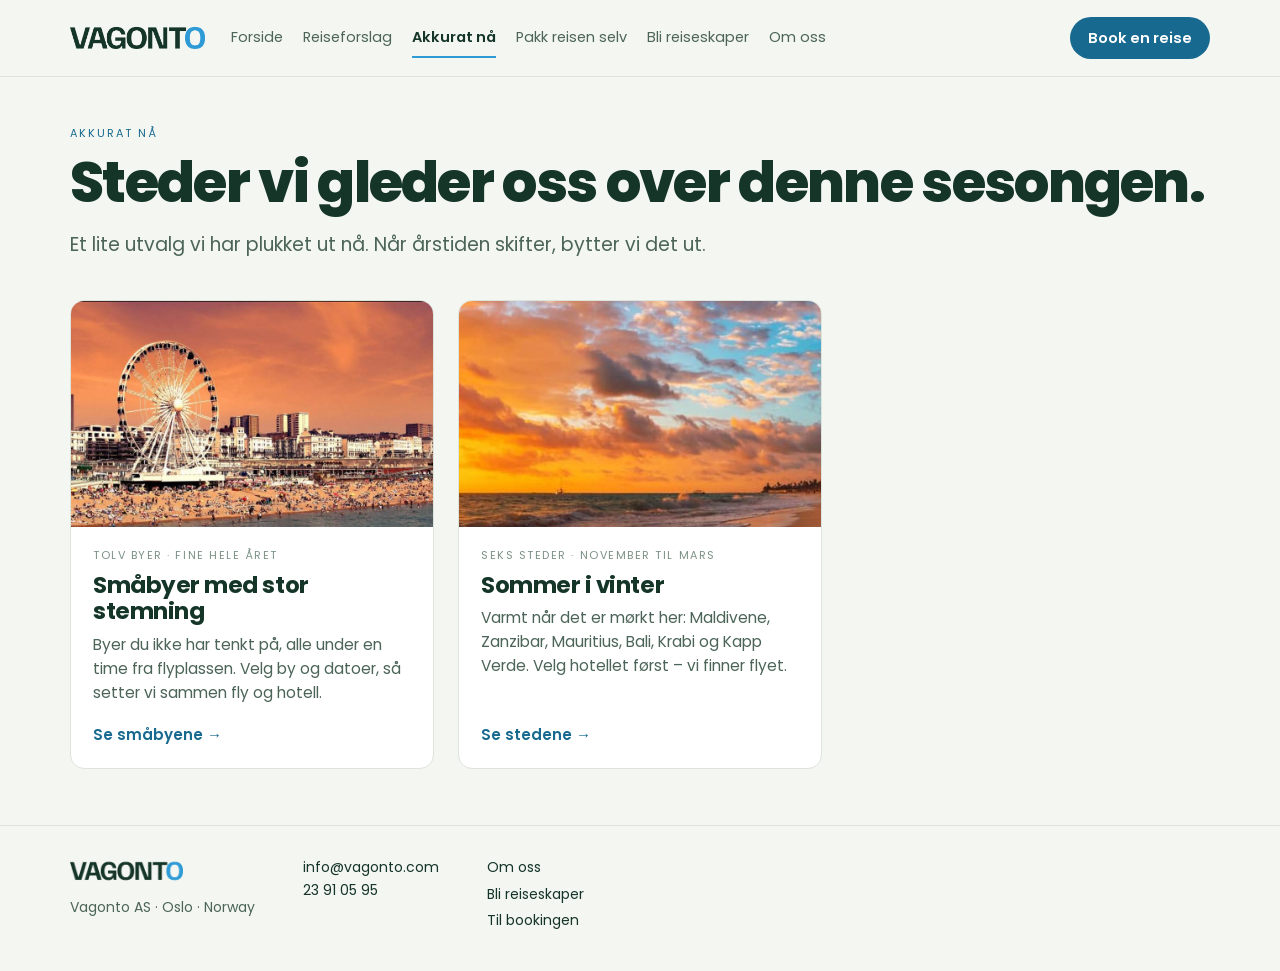
<file: akkurat-na.html>
<!doctype html>
<html lang="no">
<head>
<meta charset="utf-8">
<meta name="viewport" content="width=device-width,initial-scale=1">
<title>Akkurat nå – steder vi gleder oss over denne sesongen | Vagonto</title>
<meta name="description" content="Steder og reiser vi har plukket ut for sesongen: småbyer med stor stemning, sommer i vinter og mer. Fly og hotell i én bestilling.">
<meta name="robots" content="noindex, nofollow"><!-- FJERNES VED LANSERING -->
<link rel="icon" href="favicon.svg" type="image/svg+xml">
<link rel="icon" href="favicon-32.png" sizes="32x32" type="image/png">
<link rel="apple-touch-icon" href="apple-touch-icon.png">
<link rel="preconnect" href="https://fonts.googleapis.com">
<link rel="preconnect" href="https://fonts.gstatic.com" crossorigin>
<link rel="stylesheet" href="https://fonts.googleapis.com/css2?family=Poppins:wght@400;500;600;700;800&display=swap">
<link rel="stylesheet" href="chrome.css">
<style>
body{margin:0;background:#F4F6F1;color:#143528;font-family:"Poppins","Segoe UI",Helvetica,Arial,sans-serif;line-height:1.55;-webkit-font-smoothing:antialiased}
main{max-width:1180px;margin:0 auto;padding:48px 20px 0;box-sizing:border-box}
.kicker{font-size:11px;letter-spacing:.18em;text-transform:uppercase;color:#17698F;margin:0 0 12px}
h1{font-size:clamp(34px,5vw,56px);font-weight:800;letter-spacing:-.03em;line-height:1.04;margin:0}
.lead{font-size:clamp(17px,1.6vw,19px);color:#4C6558;max-width:56ch;margin:18px 0 40px}
.grid{display:grid;grid-template-columns:repeat(auto-fill,minmax(340px,1fr));gap:24px}
.k{display:flex;flex-direction:column;background:#fff;border:1px solid #DDE4DB;border-radius:14px;overflow:hidden;text-decoration:none;color:inherit;transition:transform .18s ease,box-shadow .18s ease}
.k:hover{transform:translateY(-4px);box-shadow:0 2px 6px rgba(20,53,40,.06),0 14px 34px rgba(20,53,40,.12)}
.k .bilde{aspect-ratio:16/10;overflow:hidden;background:#E7ECE5}
.k img{width:100%;height:100%;object-fit:cover;display:block}
.k .tekst{padding:20px 22px 22px;display:flex;flex-direction:column;gap:8px;flex:1}
.k small{font-size:11px;letter-spacing:.14em;text-transform:uppercase;color:#7C9186}
.k h2{font-size:23px;font-weight:700;letter-spacing:-.02em;line-height:1.15;margin:0}
.k p{margin:0;color:#4C6558;font-size:15.5px}
.k .go{margin-top:auto;padding-top:10px;font-weight:600;color:#17698F;font-size:15px}
@media (max-width:420px){.grid{grid-template-columns:1fr}}
</style>
</head>
<body>
<header class="vg-top"><div class="vg-in"><a class="vg-logo" href="index.html"><img src="img/vagonto-logo.png" alt="Vagonto"></a><nav class="vg-nav" aria-label="Hovedmeny"><a href="index.html">Forside</a><a href="reiseforslag.html">Reiseforslag</a><a href="akkurat-na.html" aria-current="page">Akkurat nå</a><a href="pakk-reisen-selv.html">Pakk reisen selv</a><a href="bli-reiseskaper.html">Bli reiseskaper</a><a href="om-oss.html">Om oss</a></nav><a class="vg-cta" href="https://booking.vagonto.com/no/?tripType=FLIGHT_HOTEL">Book en reise</a></div></header>
<main>
  <p class="kicker">Akkurat nå</p>
  <h1>Steder vi gleder oss over denne sesongen.</h1>
  <p class="lead">Et lite utvalg vi har plukket ut nå. Når årstiden skifter, bytter vi det ut.</p>

  <div class="grid">
    <a class="k" href="smabyer.html">
      <div class="bilde"><img src="img/smabyer-01.jpg" alt="Strandpromenade med pariserhjul i solnedgang" loading="lazy"></div>
      <div class="tekst">
        <small>Tolv byer · fine hele året</small>
        <h2>Småbyer med stor stemning</h2>
        <p>Byer du ikke har tenkt på, alle under en time fra flyplassen. Velg by og datoer, så setter vi sammen fly og hotell.</p>
        <span class="go">Se småbyene →</span>
      </div>
    </a>
    <a class="k" href="index.html#sommer">
      <div class="bilde"><img src="img/forside-19.jpg" alt="Vannvillaer over turkis lagune på Maldivene" loading="lazy"></div>
      <div class="tekst">
        <small>Seks steder · november til mars</small>
        <h2>Sommer i vinter</h2>
        <p>Varmt når det er mørkt her: Maldivene, Zanzibar, Mauritius, Bali, Krabi og Kapp Verde. Velg hotellet først – vi finner flyet.</p>
        <span class="go">Se stedene →</span>
      </div>
    </a>
  </div>
</main>
<footer class="vg-foot"><div class="vg-in"><div><a href="index.html"><img src="img/vagonto-logo.png" alt="Vagonto"></a>Vagonto AS · Oslo · Norway</div><div><a href="mailto:info@vagonto.com">info@vagonto.com</a><br><a href="tel:+4723910595">23 91 05 95</a></div><nav><a href="om-oss.html">Om oss</a><a href="bli-reiseskaper.html">Bli reiseskaper</a><a href="https://booking.vagonto.com/no/?tripType=FLIGHT_HOTEL">Til bookingen</a></nav></div></footer>
</body>
</html>
</file>
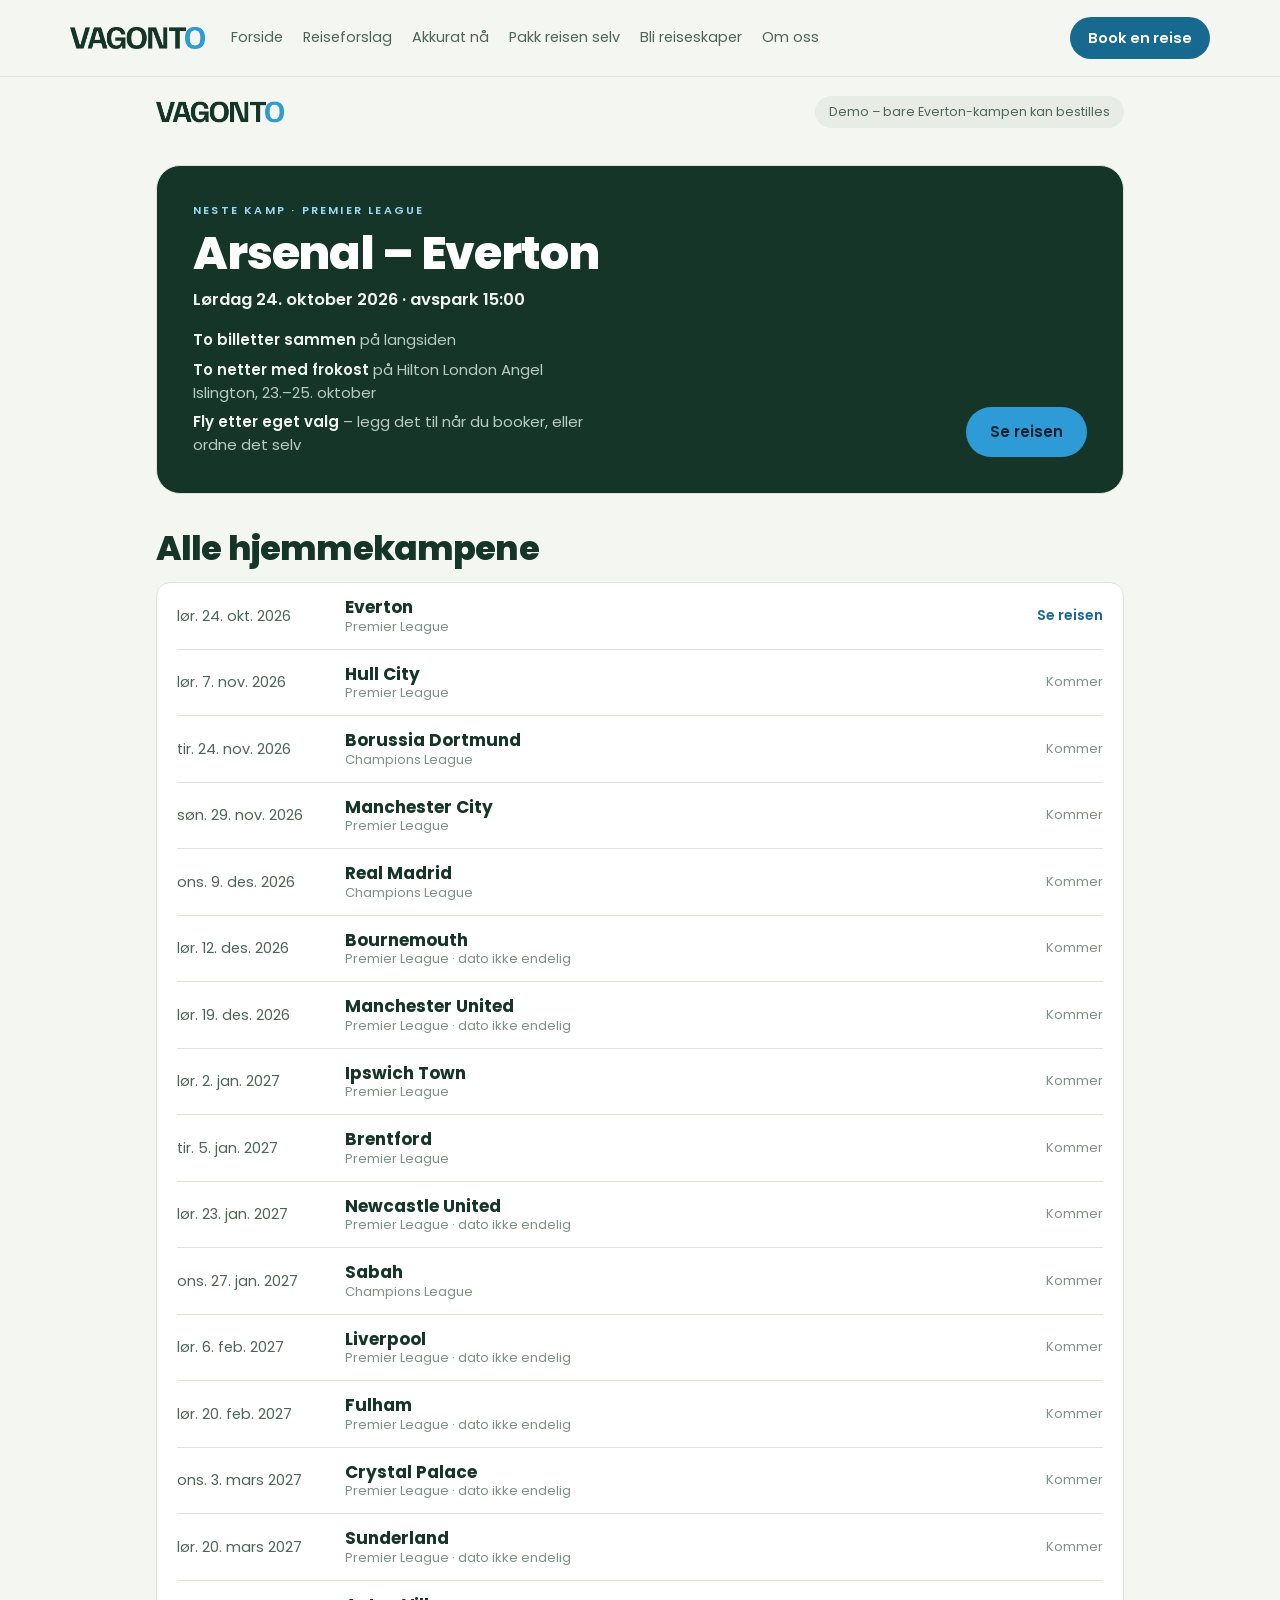
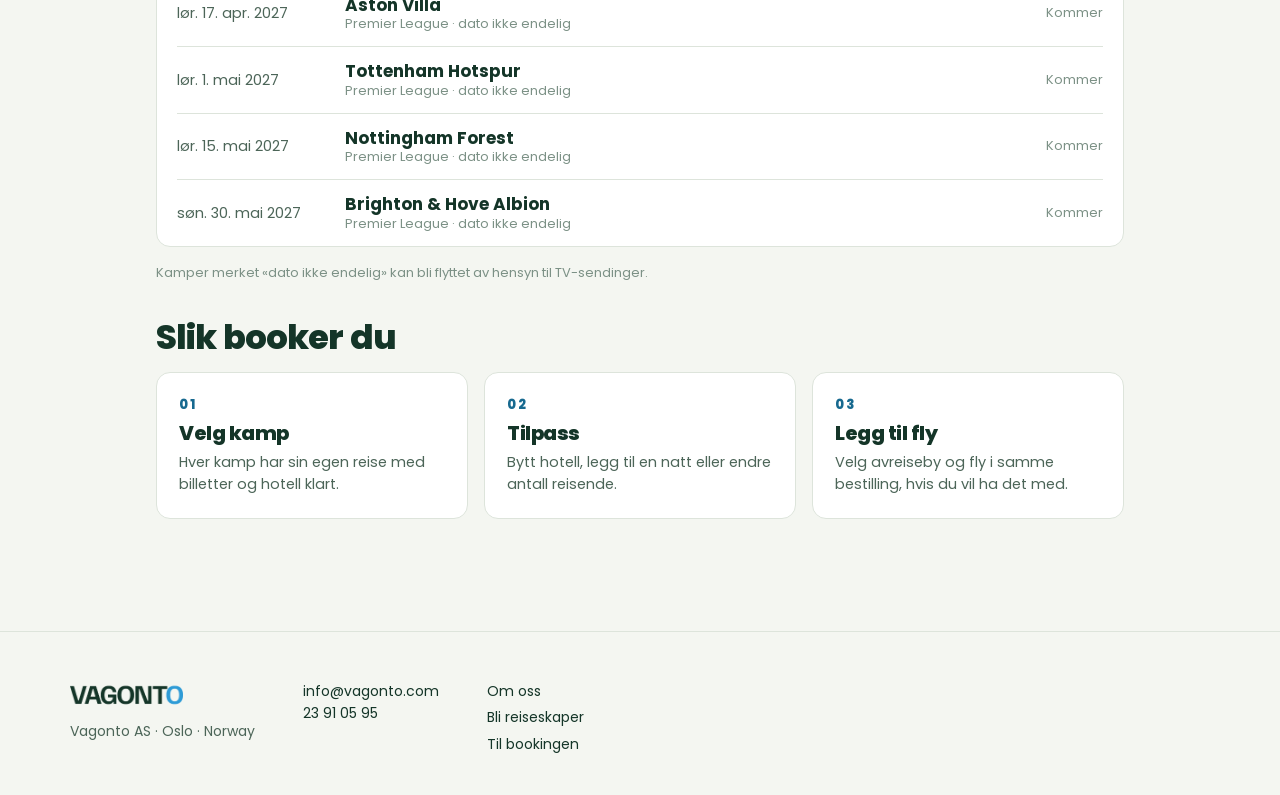
<file: arsenal.html>
<!doctype html><html lang="no"><head><meta charset="utf-8">
<meta name=viewport content="width=device-width,initial-scale=1,viewport-fit=cover"><style>:root{color-scheme:light;box-sizing:border-box;padding-top:env(safe-area-inset-top,0px);padding-bottom:env(safe-area-inset-bottom,0px)}html{scroll-padding-top:env(safe-area-inset-top,0px)}body{margin:0;padding:0;font:14px -apple-system,BlinkMacSystemFont,sans-serif;background:#fff;color:#000}img{max-width:100%}[hidden]:not([hidden=until-found i]){display:none!important}</style>
<title>Arsenal på Emirates – kampbillett og hotell i London | Vagonto</title>
<meta name="description" content="Se Arsenal på Emirates: kampbillett og hotell i London booket som én reise. Natten etter kampen er med. Legg til fly selv.">
<link rel="stylesheet" href="https://fonts.googleapis.com/css2?family=Poppins:wght@400;500;600;700;800&display=swap">
<style>
/* Layout: Vagonto-profil. Topplinje med logo, én fremhevet kamp, kampprogrammet som liste, tre steg. */
:root{
  --ground:#F4F6F1;--surface:#FFFFFF;--surface-2:#E7ECE5;--ink:#143528;--ink-soft:#4C6558;--ink-faint:#7C9186;
  --line:#DDE4DB;--hot:#17698F;--brand:#2E9BD6;--panel:#143528;--panel-ink:#F1F3EE;--panel-soft:#B9CCC1;--on-hot:#FFFFFF;
  --shadow:0 2px 6px rgba(20,53,40,.06),0 18px 40px rgba(20,53,40,.12);--r:14px;
}
@media (prefers-color-scheme: dark){ :root:not([data-theme="light"]){color-scheme:dark;
  --ground:#0E1712;--surface:#16241D;--surface-2:#22322A;--ink:#E7EEE8;--ink-soft:#A3B6AA;--ink-faint:#7A8D82;--line:#2C3A33;--hot:#6EC1EA;--brand:#6EC1EA;--panel:#16241D;--panel-ink:#F1F3EE;--panel-soft:#A3B6AA;--on-hot:#06202F;
  --shadow:0 2px 6px rgba(0,0,0,.4),0 18px 40px rgba(0,0,0,.45)} }
:root[data-theme="dark"]{color-scheme:dark;
  --ground:#0E1712;--surface:#16241D;--surface-2:#22322A;--ink:#E7EEE8;--ink-soft:#A3B6AA;--ink-faint:#7A8D82;--line:#2C3A33;--hot:#6EC1EA;--brand:#6EC1EA;--panel:#16241D;--panel-ink:#F1F3EE;--panel-soft:#A3B6AA;--on-hot:#06202F;
  --shadow:0 2px 6px rgba(0,0,0,.4),0 18px 40px rgba(0,0,0,.45)}
*{box-sizing:border-box}
body{background:var(--ground);color:var(--ink);font-family:"Poppins","Segoe UI",Helvetica,Arial,sans-serif;font-size:16px;line-height:1.55;-webkit-font-smoothing:antialiased}
.wrap{max-width:1000px;margin-inline:auto;padding-inline:16px;padding-block:0 56px;display:flex;flex-direction:column;gap:36px}
h1,h2,h3{margin:0;line-height:1.08;letter-spacing:-.025em;text-wrap:balance;font-weight:800}
p{margin:0}
a{color:inherit;text-decoration:none}
:focus-visible{outline:2px solid var(--hot);outline-offset:3px}
.kick{font-size:11px;letter-spacing:.2em;text-transform:uppercase;color:var(--hot);font-weight:600}

.top{display:flex;align-items:center;gap:18px;padding:18px 0 0;flex-wrap:wrap}
.top img{height:34px;width:auto;display:block}
@media (prefers-color-scheme: dark){:root:not([data-theme="light"]) .top img{filter:brightness(0) invert(1)}}
:root[data-theme="dark"] .top img{filter:brightness(0) invert(1)}
.spacer{flex:1}
.demo{font-size:12.5px;color:var(--ink-soft);background:var(--surface-2);border-radius:999px;padding:6px 14px}

header.intro{display:flex;flex-direction:column;gap:12px}
h1{font-size:clamp(34px,6vw,62px)}
h1 em{font-style:normal;color:var(--brand)}
.lede{font-size:17.5px;color:var(--ink-soft);max-width:46ch}

.btn{display:inline-flex;align-items:center;padding:13px 24px;border-radius:999px;font-weight:600;font-size:15px;white-space:nowrap;background:var(--hot);color:var(--on-hot);transition:transform .12s ease}
.btn:hover{transform:translateY(-1px)}

.next{background:var(--panel);color:var(--panel-ink);border-radius:24px;padding:36px;display:grid;grid-template-columns:1fr auto;gap:24px;align-items:end;border:1px solid var(--line)}
.next .kick{color:#9EDCF5}
.next h2{font-size:clamp(28px,5vw,46px);margin-block:10px 8px;color:#fff}
.next .when{font-weight:600;font-size:16.5px}
.next ul{list-style:none;margin:16px 0 0;padding:0;display:flex;flex-direction:column;gap:6px;color:var(--panel-soft);font-size:15px;max-width:44ch}
.next ul strong{color:var(--panel-ink);font-weight:600}
.next .btn{background:var(--brand);color:#06202F}

.sec{display:flex;flex-direction:column;gap:16px}
.sec h2{font-size:clamp(24px,3.2vw,34px)}
.fixtures{list-style:none;margin:0;padding:0 20px;background:var(--surface);border:1px solid var(--line);border-radius:var(--r)}
.fx{display:grid;grid-template-columns:9.5em 1fr auto;gap:4px 16px;align-items:center;padding:14px 0;border-bottom:1px solid var(--line)}
.fx:last-child{border-bottom:0}
.fx .date{font-variant-numeric:tabular-nums;font-size:14.5px;color:var(--ink-soft)}
.fx .opp{font-weight:700;font-size:17px;line-height:1.25;min-width:0}
.fx .meta{display:block;font-size:13px;font-weight:400;color:var(--ink-faint)}
.fx .state{font-size:13px;color:var(--ink-faint);white-space:nowrap}
.fx.live .state a{font-size:14px;font-weight:600;color:var(--hot)}
.note{font-size:13px;color:var(--ink-faint)}

.steps{display:grid;grid-template-columns:repeat(3,1fr);gap:16px;list-style:none;margin:0;padding:0;counter-reset:s}
.steps li{counter-increment:s;background:var(--surface);border:1px solid var(--line);border-radius:var(--r);padding:22px;display:flex;flex-direction:column;gap:8px;min-width:0}
.steps li::before{content:"0" counter(s);font-weight:800;font-size:13px;letter-spacing:.14em;color:var(--hot)}
.steps h3{font-size:20px}
.steps p{font-size:14.5px;color:var(--ink-soft);line-height:1.5}

footer{border-top:1px solid var(--line);padding-top:18px;font-size:13px;color:var(--ink-faint)}
@media (max-width:640px){
  .next{grid-template-columns:1fr;padding:26px 20px}
  .fx{grid-template-columns:1fr auto}
  .fx .date{grid-column:1 / -1;font-size:13px}
  .steps{grid-template-columns:1fr}
}
@media (prefers-reduced-motion:reduce){*{transition:none!important}}
</style>
<meta name="robots" content="noindex, nofollow"><!-- FJERNES VED LANSERING -->
<link rel="icon" href="favicon.svg" type="image/svg+xml">
<link rel="icon" href="favicon-32.png" sizes="32x32" type="image/png">
<link rel="apple-touch-icon" href="apple-touch-icon.png">
<link rel="stylesheet" href="chrome.css">
</head>
<body>
<header class="vg-top"><div class="vg-in"><a class="vg-logo" href="index.html"><img src="img/vagonto-logo.png" alt="Vagonto"></a><nav class="vg-nav" aria-label="Hovedmeny"><a href="index.html">Forside</a><a href="reiseforslag.html">Reiseforslag</a><a href="akkurat-na.html">Akkurat nå</a><a href="pakk-reisen-selv.html">Pakk reisen selv</a><a href="bli-reiseskaper.html">Bli reiseskaper</a><a href="om-oss.html">Om oss</a></nav><a class="vg-cta" href="https://booking.vagonto.com/no/?tripType=FLIGHT_HOTEL">Book en reise</a></div></header>
<div class="wrap">
  <div class="top">
    <img src="img/vagonto-logo.png" alt="Vagonto">
    <span class="spacer"></span>
    <span class="demo">Demo – bare Everton-kampen kan bestilles</span>
  </div>

  <header data-old hidden style="display:none" class="intro">
    <p class="kick">Sesongen 2026/27 · Emirates Stadium, London</p>
    <h1>Arsenal <em>hjemme</em> på Emirates</h1>
    <p class="lede">Kampbillett og hotell i London i én bestilling. Plassene er sammen, hotellet er valgt for deg, og vil du ha fly, legger du det til selv.</p>
  </header>

  <section class="next" aria-labelledby="nextTitle">
    <div>
      <p class="kick">Neste kamp · Premier League</p>
      <h2 id="nextTitle">Arsenal – Everton</h2>
      <p class="when">Lørdag 24. oktober 2026 · avspark 15:00</p>
      <ul>
        <li><strong>To billetter sammen</strong> på langsiden</li>
        <li><strong>To netter med frokost</strong> på Hilton London Angel Islington, 23.–25. oktober</li>
        <li><strong>Fly etter eget valg</strong> – legg det til når du booker, eller ordne det selv</li>
      </ul>
    </div>
    <a class="btn" id="ctaEverton" href="https://booking.vagonto.com/no/idea/66057330/arsenal-everton-pa-emirates-london">Se reisen</a>
  </section>

  <section class="sec" aria-labelledby="fxTitle">
    <h2 id="fxTitle">Alle hjemmekampene</h2>
    <ol class="fixtures" id="fixtures"></ol>
    <p class="note">Kamper merket «dato ikke endelig» kan bli flyttet av hensyn til TV-sendinger.</p>
  </section>

  <section class="sec" aria-labelledby="howTitle">
    <h2 id="howTitle">Slik booker du</h2>
    <ol class="steps">
      <li><h3>Velg kamp</h3><p>Hver kamp har sin egen reise med billetter og hotell klart.</p></li>
      <li><h3>Tilpass</h3><p>Bytt hotell, legg til en natt eller endre antall reisende.</p></li>
      <li><h3>Legg til fly</h3><p>Velg avreiseby og fly i samme bestilling, hvis du vil ha det med.</p></li>
    </ol>
  </section>

  <footer data-old hidden style="display:none">Kamplisten er hentet fra billettleverandøren 12. oktober 2026. Vagonto er en uavhengig reisearrangør og er ikke tilknyttet Arsenal FC. Lenken til reisen virker foreløpig bare for innloggede.</footer>
</div>

<script>
const URL_EVERTON = "https://booking.vagonto.com/no/idea/66057330/arsenal-everton-pa-emirates-london";
// [dato, motstander, turnering, dato endelig?, lenke]
const KAMPER = [
  ["2026-10-24","Everton","Premier League",true,URL_EVERTON],
  ["2026-11-07","Hull City","Premier League",true],
  ["2026-11-24","Borussia Dortmund","Champions League",true],
  ["2026-11-29","Manchester City","Premier League",true],
  ["2026-12-09","Real Madrid","Champions League",true],
  ["2026-12-12","Bournemouth","Premier League",false],
  ["2026-12-19","Manchester United","Premier League",false],
  ["2027-01-02","Ipswich Town","Premier League",true],
  ["2027-01-05","Brentford","Premier League",true],
  ["2027-01-23","Newcastle United","Premier League",false],
  ["2027-01-27","Sabah","Champions League",true],
  ["2027-02-06","Liverpool","Premier League",false],
  ["2027-02-20","Fulham","Premier League",false],
  ["2027-03-03","Crystal Palace","Premier League",false],
  ["2027-03-20","Sunderland","Premier League",false],
  ["2027-04-17","Aston Villa","Premier League",false],
  ["2027-05-01","Tottenham Hotspur","Premier League",false],
  ["2027-05-15","Nottingham Forest","Premier League",false],
  ["2027-05-30","Brighton & Hove Albion","Premier League",false]
];
const fmt = new Intl.DateTimeFormat("nb-NO",{weekday:"short",day:"numeric",month:"short",year:"numeric",timeZone:"UTC"});
const ol = document.getElementById("fixtures");
for (const [d,opp,comp,fast,url] of KAMPER){
  const li = document.createElement("li");
  li.className = "fx" + (url ? " live" : "");
  const date = document.createElement("span"); date.className="date"; date.textContent = fmt.format(new Date(d+"T12:00:00Z"));
  const o = document.createElement("span"); o.className="opp"; o.textContent = opp;
  const m = document.createElement("span"); m.className="meta"; m.textContent = comp + (fast ? "" : " · dato ikke endelig");
  o.appendChild(m);
  const s = document.createElement("span"); s.className="state";
  if (url){ const a=document.createElement("a"); a.href=url; a.textContent="Se reisen"; s.appendChild(a); } else { s.textContent="Kommer"; }
  li.append(date,o,s); ol.appendChild(li);
}
</script>


<footer class="vg-foot"><div class="vg-in"><div><a href="index.html"><img src="img/vagonto-logo.png" alt="Vagonto"></a>Vagonto AS · Oslo · Norway</div><div><a href="mailto:info@vagonto.com">info@vagonto.com</a><br><a href="tel:+4723910595">23 91 05 95</a></div><nav><a href="om-oss.html">Om oss</a><a href="bli-reiseskaper.html">Bli reiseskaper</a><a href="https://booking.vagonto.com/no/?tripType=FLIGHT_HOTEL">Til bookingen</a></nav></div></footer>
</body></html>
</file>
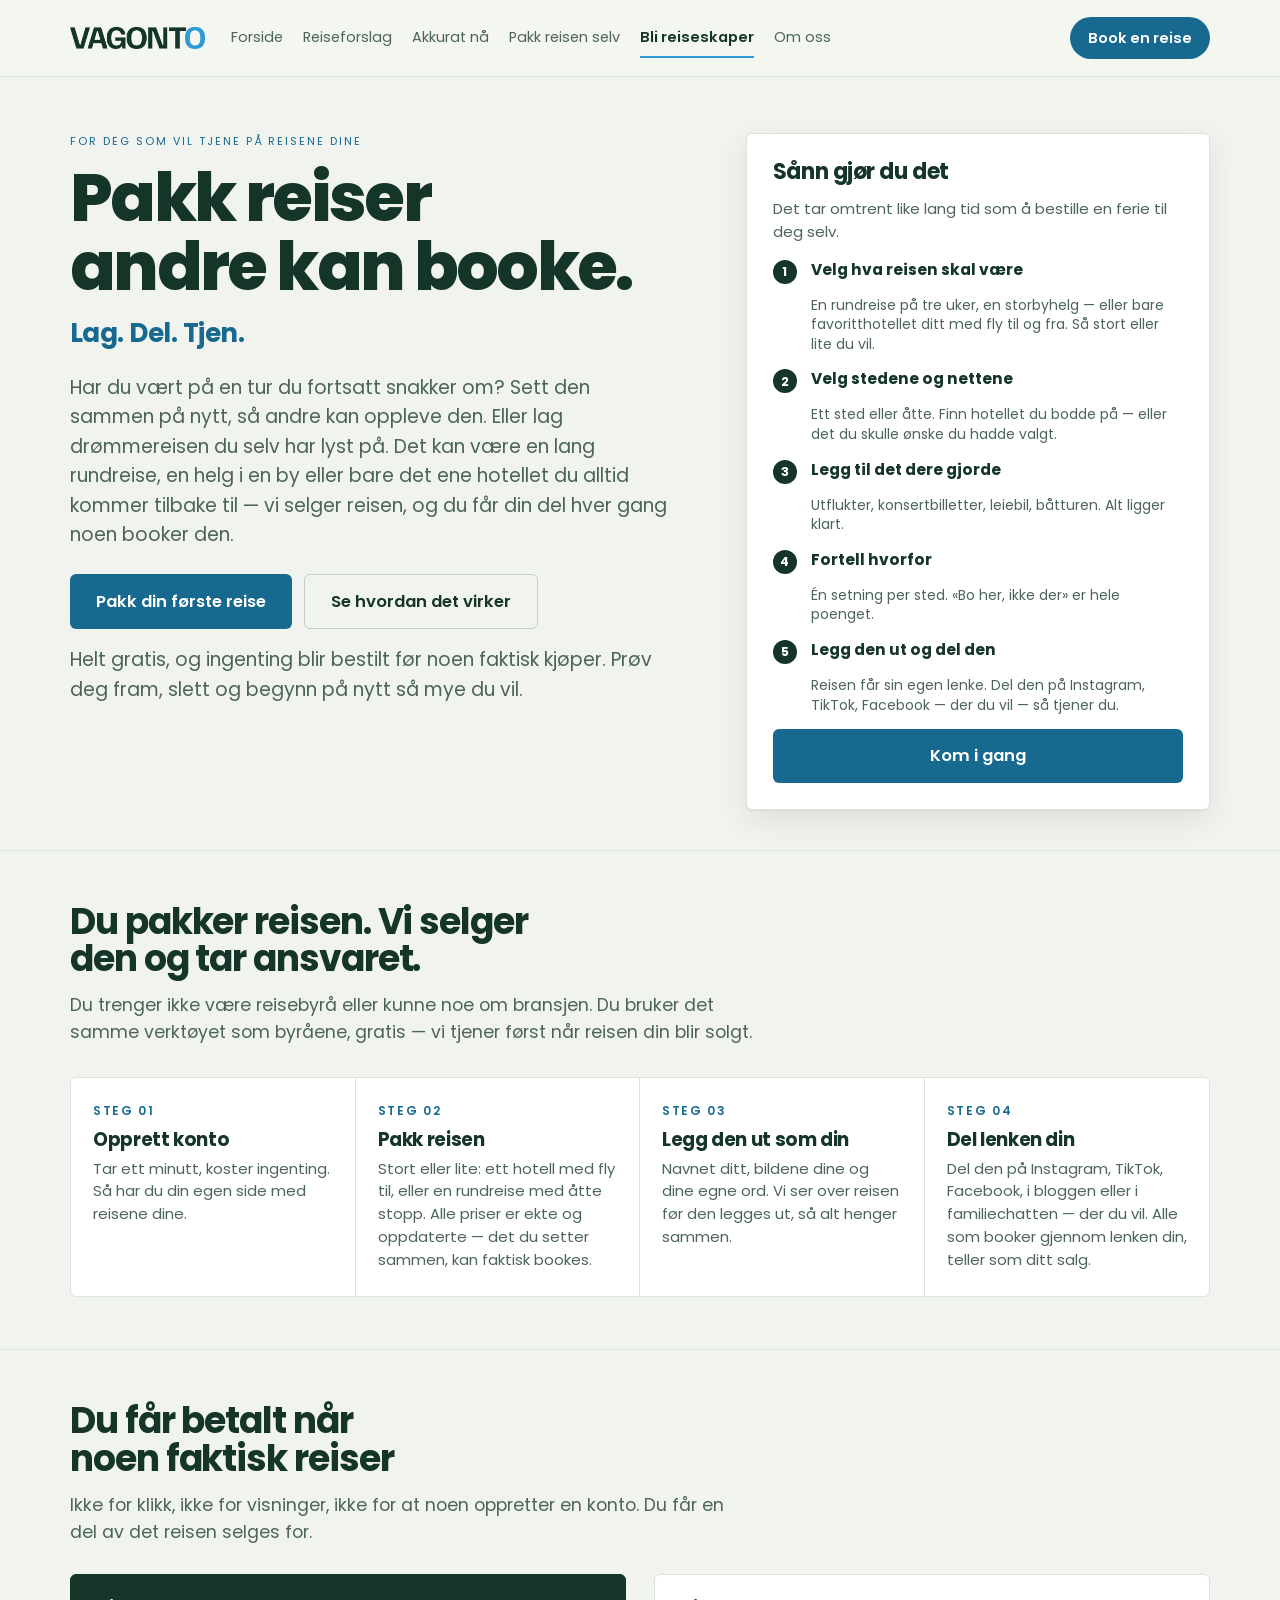
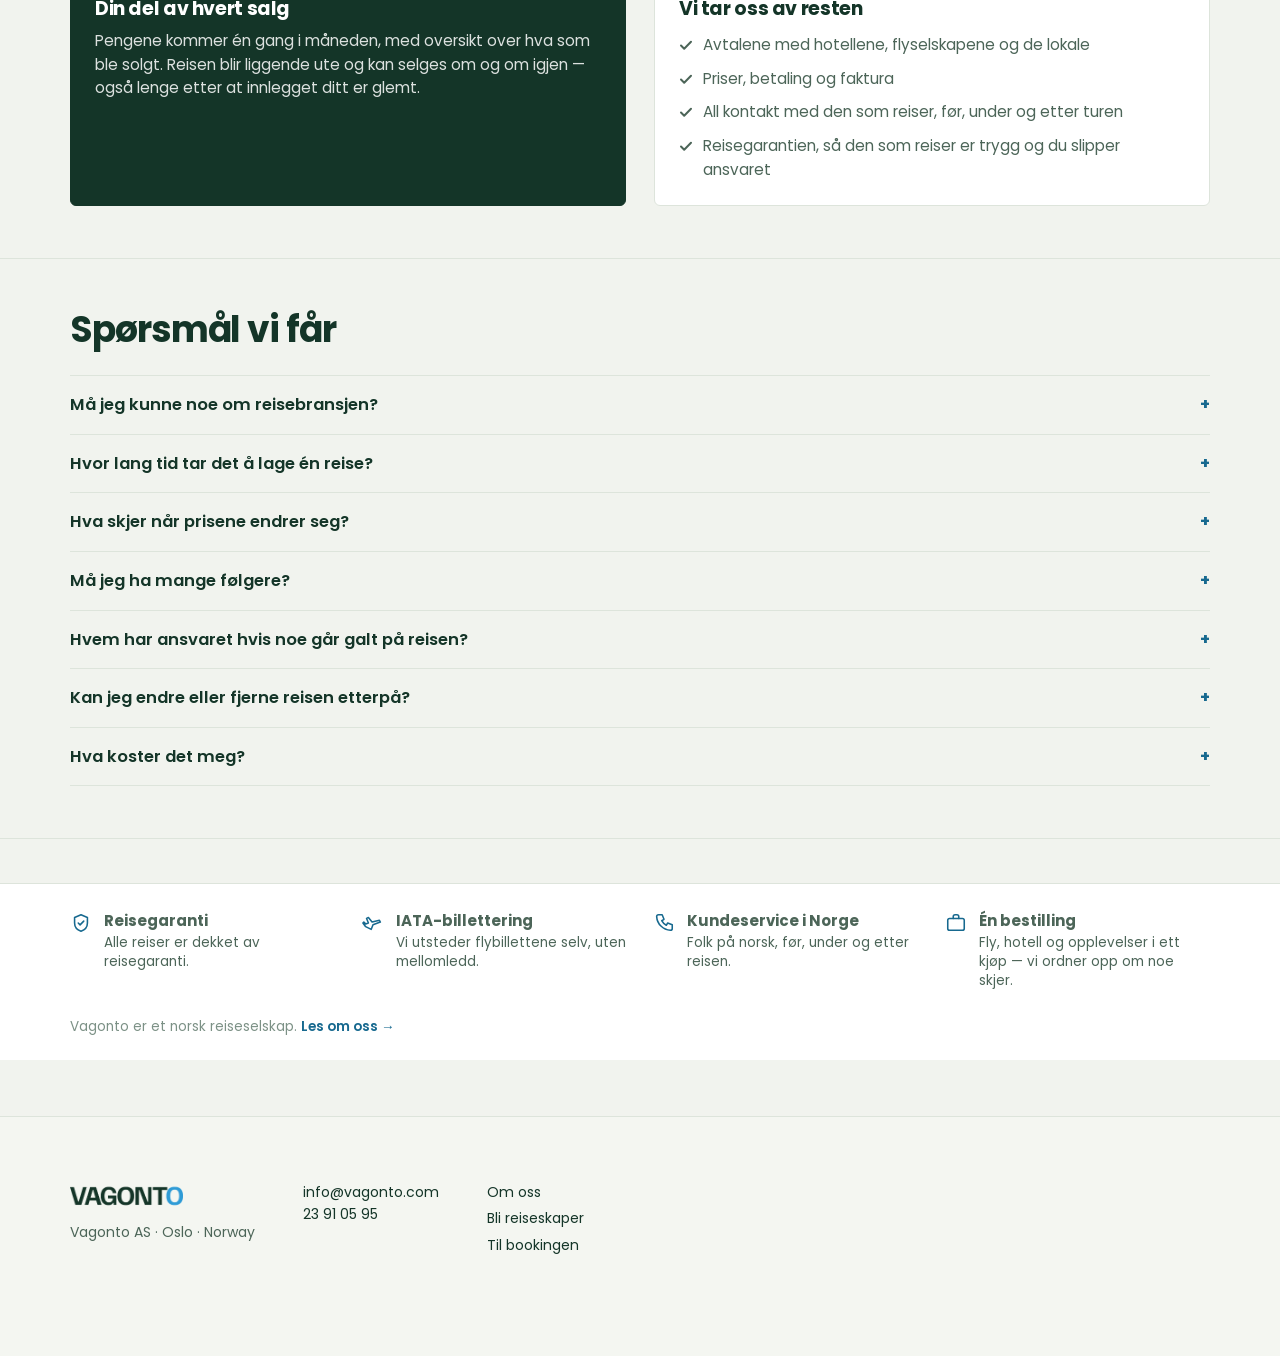
<file: bli-reiseskaper.html>
<!doctype html><html lang="no"><head><meta charset="utf-8"><meta name=viewport content="width=device-width,initial-scale=1"><style>:root{color-scheme:light}body{margin:0;padding:0;font:14px -apple-system,BlinkMacSystemFont,sans-serif;background:#faf9f5;color:#141413}img{max-width:100%}[hidden]:not([hidden=until-found i]){display:none!important}</style>
<title>Bli reiseskaper – tjen penger på reisene dine | Vagonto</title>
<link rel="preconnect" href="https://fonts.googleapis.com">
<link rel="preconnect" href="https://fonts.gstatic.com" crossorigin>
<link rel="stylesheet" href="https://fonts.googleapis.com/css2?family=Familjen+Grotesk:wght@700&family=Anton&family=Poppins:wght@400;500;600;700;800&display=swap">
<style>
:root{
  --ground:#F1F3EE;--surface:#FFFFFF;--surface-2:#E4EAE3;--band:#E4EAE3;
  --ink:#143528;--ink-soft:#4C6558;--ink-faint:#7C9186;
  --line:#DDE4DB;--line-strong:#C2CFC2;
  --accent:#143528;--accent-ink:#FFFFFF;--hot:#17698F;--hot-soft:#DFEFF9;
  --shadow:0 1px 2px rgba(57,57,57,.06),0 10px 30px rgba(57,57,57,.10);--radius:6px;--brand:#2E9BD6;--btn:#17698F;--btn-ink:#FFFFFF;
}
@media (prefers-color-scheme: dark){
  :root:not([data-theme="light"]){
    --ground:#0E1712;--surface:#16241D;--surface-2:#22322A;--band:#22322A;
    --ink:#E7EEE8;--ink-soft:#A3B6AA;--ink-faint:#7A8D82;
    --line:#2C3A33;--line-strong:#3E4E45;
    --accent:#2E9BD6;--accent-ink:#08222F;--hot:#6EC1EA;--hot-soft:#10303F;
    --shadow:0 1px 2px rgba(0,0,0,.45),0 12px 34px rgba(0,0,0,.42);
  }
}
:root[data-theme="dark"]{
  --ground:#0E1712;--surface:#16241D;--surface-2:#22322A;--band:#22322A;
  --ink:#E7EEE8;--ink-soft:#A3B6AA;--ink-faint:#7A8D82;
  --line:#2C3A33;--line-strong:#3E4E45;
  --accent:#2E9BD6;--accent-ink:#08222F;--hot:#6EC1EA;--hot-soft:#10303F;
  --shadow:0 1px 2px rgba(0,0,0,.45),0 12px 34px rgba(0,0,0,.42);
}
*{box-sizing:border-box}
body{margin:0;background:var(--ground);color:var(--ink);font-family:"Poppins","Segoe UI",Helvetica,Arial,sans-serif;font-size:16.5px;line-height:1.55;-webkit-font-smoothing:antialiased}
h1,h2,h3{font-family:"Poppins",Helvetica,Arial,sans-serif;margin:0;line-height:1.05;letter-spacing:-.02em;text-wrap:balance}
a{color:inherit;text-decoration:none}
button{font:inherit;color:inherit;cursor:pointer;border:0;background:none}
:focus-visible{outline:2px solid var(--hot);outline-offset:3px}
.wrap{width:min(1140px,calc(100% - 40px));margin-inline:auto}
.spacer{flex:1}

header.top{position:sticky;top:0;z-index:40;background:color-mix(in srgb,var(--band) 92%,transparent);backdrop-filter:blur(10px);border-bottom:1px solid var(--line)}
.topbar{display:flex;align-items:center;gap:20px;height:74px}
.brand{display:flex;align-items:center;flex:none;color:var(--ink)}
.lock{--H:38px;--d:calc(var(--H)/4);display:flex;align-items:center;gap:var(--d);color:var(--ink)}
.lock svg{width:var(--H);height:var(--H);display:block;flex:none}
.lock .ordm{font-family:"Familjen Grotesk","Poppins",Helvetica,sans-serif;font-weight:700;letter-spacing:-.045em;line-height:1;font-size:calc(var(--H)*.62);color:var(--ink);white-space:nowrap}
.lock .ordm span{color:var(--brand)}
.demo-chip{font-size:10px;letter-spacing:.12em;text-transform:uppercase;color:var(--ink-faint);border:1px dashed var(--line-strong);padding:3px 8px}
nav.main{display:flex;gap:20px;font-size:15px;color:var(--ink-soft)}
nav.main a:hover{color:var(--ink)}
.btn{display:inline-flex;align-items:center;justify-content:center;gap:8px;padding:11px 20px;font-weight:600;font-size:15px;border-radius:var(--radius);transition:transform .12s ease,background .15s ease,border-color .15s ease,color .15s ease}
.btn:hover{transform:translateY(-1px)}
.btn-primary{background:var(--btn);color:var(--btn-ink)}
.btn-dark{background:var(--accent);color:var(--accent-ink)}
.btn-ghost{border:1px solid var(--line-strong)}
.btn-ghost:hover{border-color:var(--hot);color:var(--hot)}
.btn-lg{padding:14px 26px;font-size:16.5px}

/* hero */
.hero{padding:56px 0 40px;border-bottom:1px solid var(--line)}
.hero-grid{display:grid;grid-template-columns:1.15fr .85fr;gap:48px;align-items:start}
.kicker{font-size:11px;letter-spacing:.18em;text-transform:uppercase;color:var(--hot);margin-bottom:14px}
.hero h1{font-size:clamp(38px,5.6vw,66px);font-weight:800;letter-spacing:-.04em}
.hero .rytme{font-size:clamp(20px,2.4vw,26px);font-weight:700;color:var(--hot);letter-spacing:-.02em;margin:10px 0 0}
.hero p{font-size:19px;color:var(--ink-soft);max-width:50ch;margin:20px 0 0}
.hero .under{margin-top:24px;display:flex;gap:12px;flex-wrap:wrap}

/* skjema */
.form-card{background:var(--surface);border:1px solid var(--line);border-radius:var(--radius);padding:26px;box-shadow:var(--shadow);display:grid;gap:14px}
.form-card h2{font-size:22px;font-weight:700}
.form-card p.sub{margin:0;color:var(--ink-soft);font-size:15px}
label{display:block;font-size:13.5px;font-weight:600;margin-bottom:6px}
input[type=text],input[type=url],input[type=email]{width:100%;padding:11px 13px;border:1px solid var(--line-strong);border-radius:var(--radius);background:var(--ground);color:var(--ink);font:inherit;font-size:15px}
input:focus{border-color:var(--accent);outline:none}
.hint{font-size:12.5px;color:var(--ink-faint);margin-top:6px}
.takk{background:var(--hot-soft);border:1px solid var(--hot);color:var(--hot);padding:16px;border-radius:var(--radius);font-size:15px;display:none}
.takk.vis{display:block}

ol.pakkeliste{list-style:none;counter-reset:b;margin:0;padding:0;display:grid;gap:13px}
ol.pakkeliste li{counter-increment:b;display:grid;grid-template-columns:26px 1fr;gap:12px;align-items:start}
ol.pakkeliste li::before{content:counter(b);width:24px;height:24px;border-radius:50%;background:var(--accent);color:var(--accent-ink);font-size:12.5px;font-weight:700;display:grid;place-items:center;margin-top:2px}
ol.pakkeliste b{grid-column:2;display:block;font-size:15.4px}
ol.pakkeliste span{grid-column:2;display:block;font-size:14px;color:var(--ink-soft);line-height:1.4}

/* steg */
.section{padding:52px 0;border-bottom:1px solid var(--line)}
.section h2.big{font-size:clamp(26px,3.4vw,36px);font-weight:700;letter-spacing:-.03em;max-width:22ch}
.section p.lede{font-size:17.5px;color:var(--ink-soft);max-width:62ch;margin:14px 0 0}
.steg{display:grid;grid-template-columns:repeat(4,1fr);gap:0;border:1px solid var(--line);border-radius:var(--radius);background:var(--surface);margin-top:30px;overflow:hidden}
.steg > div{padding:24px 22px;border-right:1px solid var(--line)}
.steg > div:last-child{border-right:0}
.steg .num{font-size:12px;letter-spacing:.14em;color:var(--hot);font-weight:600}
.steg h3{font-size:18.5px;margin:10px 0 8px;font-weight:700}
.steg p{margin:0;font-size:14.8px;color:var(--ink-soft)}

/* betaling */
.split{display:grid;grid-template-columns:1fr 1fr;gap:28px;margin-top:28px}
.box{background:var(--surface);border:1px solid var(--line);border-radius:var(--radius);padding:24px}
.box h3{font-size:19px;font-weight:700;margin-bottom:10px}
.box p{margin:0;color:var(--ink-soft);font-size:15.3px}
.box.blue{background:var(--accent);color:var(--accent-ink);border-color:var(--accent)}
.box.blue p{color:inherit;opacity:.85}
ul.liste{margin:14px 0 0;padding:0;list-style:none;display:grid;gap:10px}
ul.liste li{display:flex;gap:10px;align-items:flex-start;font-size:15.3px;color:var(--ink-soft)}
ul.liste svg{flex:none;margin-top:5px}

/* konkurranse */
.comp{background:var(--surface);border:1px solid var(--line);border-radius:var(--radius);padding:26px 28px;display:grid;grid-template-columns:1fr auto;gap:26px;align-items:center;box-shadow:var(--shadow);margin-top:30px}
.comp .tag{display:inline-block;background:var(--hot-soft);color:var(--hot);font-size:10.5px;letter-spacing:.14em;text-transform:uppercase;padding:4px 9px;margin-bottom:11px}
.comp h2{font-size:25px;font-weight:700}
.comp p{margin:9px 0 0;color:var(--ink-soft);max-width:60ch;font-size:15.4px}
.countdown{display:flex;gap:8px;margin-bottom:12px}
.cd-unit{background:var(--surface-2);border:1px solid var(--line);padding:8px 12px;min-width:62px;text-align:center;border-radius:var(--radius)}
.cd-unit b{display:block;font-size:22px;line-height:1.2;font-variant-numeric:tabular-nums}
.cd-unit span{font-size:10px;color:var(--ink-faint);letter-spacing:.08em;text-transform:uppercase}

/* faq */
.faq{display:grid;gap:0;margin-top:26px;border-top:1px solid var(--line)}
.faq details{border-bottom:1px solid var(--line);padding:16px 0}
.faq summary{font-weight:600;font-size:16.5px;cursor:pointer;list-style:none;display:flex;justify-content:space-between;gap:16px}
.faq summary::-webkit-details-marker{display:none}
.faq summary::after{content:"+";color:var(--hot);font-weight:700}
.faq details[open] summary::after{content:"–"}
.faq p{margin:10px 0 0;color:var(--ink-soft);font-size:15.3px;max-width:70ch}

footer{padding:34px 0 60px;color:var(--ink-faint);font-size:14px}
.foot{display:flex;justify-content:space-between;gap:26px;flex-wrap:wrap}

@media (max-width:900px){
  .hero-grid,.split,.steg,.comp{grid-template-columns:1fr}
  .steg > div{border-right:0;border-bottom:1px solid var(--line)}
  .steg > div:last-child{border-bottom:0}
  nav.main,.demo-chip{display:none}
}
@media (prefers-reduced-motion:reduce){*{transition:none!important}}

/* trygghetsstripe */
.trygg{border-top:1px solid var(--line);background:var(--surface);margin-top:44px}
.trygg-in{display:grid;grid-template-columns:repeat(4,1fr);gap:26px;padding:26px 0}
.trygg-in > div{display:flex;gap:12px;align-items:flex-start}
.trygg-in svg{width:22px;height:22px;flex:none;color:var(--hot);margin-top:2px}
.trygg-in b{display:block;font-size:15px;margin-bottom:3px}
.trygg-in span{font-size:13.5px;color:var(--ink-soft);line-height:1.4}
.trygg .mer{padding:0 0 22px;font-size:13.5px;color:var(--ink-faint)}
.trygg .mer a{color:var(--hot);font-weight:600}
@media (max-width:900px){.trygg-in{grid-template-columns:1fr 1fr;gap:18px}}
@media (max-width:560px){.trygg-in{grid-template-columns:1fr}}
</style>
<meta name="description" content="Legg ut reisen du har vært på, del den med andre, og få din del hver gang noen booker den.">
<meta name="robots" content="noindex, nofollow"><!-- FJERNES VED LANSERING -->
<link rel="icon" href="favicon.svg" type="image/svg+xml">
<link rel="icon" href="favicon-32.png" sizes="32x32" type="image/png">
<link rel="apple-touch-icon" href="apple-touch-icon.png">
<link rel="stylesheet" href="chrome.css">
</head>
<body>
<header class="vg-top"><div class="vg-in"><a class="vg-logo" href="index.html"><img src="img/vagonto-logo.png" alt="Vagonto"></a><nav class="vg-nav" aria-label="Hovedmeny"><a href="index.html">Forside</a><a href="reiseforslag.html">Reiseforslag</a><a href="akkurat-na.html">Akkurat nå</a><a href="pakk-reisen-selv.html">Pakk reisen selv</a><a href="bli-reiseskaper.html" aria-current="page">Bli reiseskaper</a><a href="om-oss.html">Om oss</a></nav><a class="vg-cta" href="https://booking.vagonto.com/no/?tripType=FLIGHT_HOTEL">Book en reise</a></div></header>
<header data-old hidden style="display:none" class="top">
  <div class="wrap topbar">
    <a class="brand" id="brandLink" href="#top" aria-label="Vagonto">
      <span class="lock" style="--H:38px"><svg viewBox="0 0 64 64" aria-hidden="true"><circle cx="15" cy="47" r="8" fill="none" stroke="currentColor" stroke-width="4.5"/><path d="M21.5 41.5 C29 38.5, 25.5 31.5, 33 30.5 C40 29.5, 38.5 24.5, 43.5 21.5" fill="none" stroke="currentColor" stroke-width="4.5" stroke-linecap="round"/><circle cx="49" cy="17" r="8" fill="var(--brand)"/></svg><span class="ordm">VAGONT<span>O</span></span></span>
    </a>
    <nav class="main">
      <a id="tilbakeLink" href="#top">Reiseforslag</a>
      <a id="pakkSelvLenke" href="#">Pakk reisen selv</a>
      <a href="#slik">Slik virker det</a>
      <a href="#betaling">Hva du tjener</a>
      <a href="#sporsmal">Spørsmål</a>
      <a data-om href="#">Om oss</a>
    </nav>
    <div class="spacer"></div>
    <span class="demo-chip">Demo</span>
    <a class="btn btn-dark" data-start href="#">Pakk reisen selv</a>
  </div>
</header>

<main id="top">
<section class="hero">
  <div class="wrap hero-grid">
    <div>
      <div class="kicker">For deg som vil tjene på reisene dine</div>
      <h1>Pakk reiser andre kan booke.</h1>
      <p class="rytme">Lag. Del. Tjen.</p>
      <p>Har du vært på en tur du fortsatt snakker om? Sett den sammen på nytt, så andre kan oppleve den. Eller lag drømmereisen du selv har lyst på. Det kan være en lang rundreise, en helg i en by eller bare det ene hotellet du alltid kommer tilbake til — vi selger reisen, og du får din del hver gang noen booker den.</p>
      <div class="under">
        <a class="btn btn-primary btn-lg" data-start href="#">Pakk din første reise</a>
        <a class="btn btn-ghost btn-lg" href="#slik">Se hvordan det virker</a>
      </div>
      <p class="hint" style="margin-top:16px">Helt gratis, og ingenting blir bestilt før noen faktisk kjøper. Prøv deg fram, slett og begynn på nytt så mye du vil.</p>
    </div>

    <div class="form-card">
      <h2>Sånn gjør du det</h2>
      <p class="sub">Det tar omtrent like lang tid som å bestille en ferie til deg selv.</p>
      <ol class="pakkeliste">
        <li><b>Velg hva reisen skal være</b><span>En rundreise på tre uker, en storbyhelg — eller bare favoritthotellet ditt med fly til og fra. Så stort eller lite du vil.</span></li>
        <li><b>Velg stedene og nettene</b><span>Ett sted eller åtte. Finn hotellet du bodde på — eller det du skulle ønske du hadde valgt.</span></li>
        <li><b>Legg til det dere gjorde</b><span>Utflukter, konsertbilletter, leiebil, båtturen. Alt ligger klart.</span></li>
        <li><b>Fortell hvorfor</b><span>Én setning per sted. «Bo her, ikke der» er hele poenget.</span></li>
        <li><b>Legg den ut og del den</b><span>Reisen får sin egen lenke. Del den på Instagram, TikTok, Facebook — der du vil — så tjener du.</span></li>
      </ol>
      <a class="btn btn-primary btn-lg" data-start href="#">Kom i gang</a>
    </div>
  </div>
</section>

<section class="section" id="slik">
  <div class="wrap">
    <h2 class="big">Du pakker reisen. Vi selger den og tar ansvaret.</h2>
    <p class="lede">Du trenger ikke være reisebyrå eller kunne noe om bransjen. Du bruker det samme verktøyet som byråene, gratis — vi tjener først når reisen din blir solgt.</p>
    <div class="steg">
      <div>
        <div class="num">STEG 01</div>
        <h3>Opprett konto</h3>
        <p>Tar ett minutt, koster ingenting. Så har du din egen side med reisene dine.</p>
      </div>
      <div>
        <div class="num">STEG 02</div>
        <h3>Pakk reisen</h3>
        <p>Stort eller lite: ett hotell med fly til, eller en rundreise med åtte stopp. Alle priser er ekte og oppdaterte — det du setter sammen, kan faktisk bookes.</p>
      </div>
      <div>
        <div class="num">STEG 03</div>
        <h3>Legg den ut som din</h3>
        <p>Navnet ditt, bildene dine og dine egne ord. Vi ser over reisen før den legges ut, så alt henger sammen.</p>
      </div>
      <div>
        <div class="num">STEG 04</div>
        <h3>Del lenken din</h3>
        <p>Del den på Instagram, TikTok, Facebook, i bloggen eller i familiechatten — der du vil. Alle som booker gjennom lenken din, teller som ditt salg.</p>
      </div>
    </div>
  </div>
</section>

<section class="section" id="betaling">
  <div class="wrap">
    <h2 class="big">Du får betalt når noen faktisk reiser</h2>
    <p class="lede">Ikke for klikk, ikke for visninger, ikke for at noen oppretter en konto. Du får en del av det reisen selges for.</p>
    <div class="split">
      <div class="box blue">
        <h3>Din del av hvert salg</h3>
        <p>Pengene kommer én gang i måneden, med oversikt over hva som ble solgt. Reisen blir liggende ute og kan selges om og om igjen — også lenge etter at innlegget ditt er glemt.</p>
      </div>
      <div class="box">
        <h3>Vi tar oss av resten</h3>
        <ul class="liste">
          <li><svg width="14" height="14" viewBox="0 0 14 14"><path d="M2 7.5l3.2 3.2L12 3.8" fill="none" stroke="currentColor" stroke-width="2" stroke-linecap="round" stroke-linejoin="round"/></svg><span>Avtalene med hotellene, flyselskapene og de lokale</span></li>
          <li><svg width="14" height="14" viewBox="0 0 14 14"><path d="M2 7.5l3.2 3.2L12 3.8" fill="none" stroke="currentColor" stroke-width="2" stroke-linecap="round" stroke-linejoin="round"/></svg><span>Priser, betaling og faktura</span></li>
          <li><svg width="14" height="14" viewBox="0 0 14 14"><path d="M2 7.5l3.2 3.2L12 3.8" fill="none" stroke="currentColor" stroke-width="2" stroke-linecap="round" stroke-linejoin="round"/></svg><span>All kontakt med den som reiser, før, under og etter turen</span></li>
          <li><svg width="14" height="14" viewBox="0 0 14 14"><path d="M2 7.5l3.2 3.2L12 3.8" fill="none" stroke="currentColor" stroke-width="2" stroke-linecap="round" stroke-linejoin="round"/></svg><span>Reisegarantien, så den som reiser er trygg og du slipper ansvaret</span></li>
        </ul>
      </div>
    </div>

  </div>
</section>

<section class="section" id="sporsmal">
  <div class="wrap">
    <h2 class="big">Spørsmål vi får</h2>
    <div class="faq">
      <details>
        <summary>Må jeg kunne noe om reisebransjen?</summary>
        <p>Nei. Du finner fly, hotell og opplevelser og velger det du vil ha, akkurat som når du bestiller din egen ferie. Klarer du det, klarer du dette.</p>
      </details>
      <details>
        <summary>Hvor lang tid tar det å lage én reise?</summary>
        <p>Har du vært der selv, holder det med en kveld på sofaen. Det vanskeligste er å bestemme hva som ikke skal være med.</p>
      </details>
      <details>
        <summary>Hva skjer når prisene endrer seg?</summary>
        <p>Det ordner seg selv. Prisen regnes ut på nytt hver gang noen sjekker sine egne datoer — du trenger ikke røre noe.</p>
      </details>
      <details>
        <summary>Må jeg ha mange følgere?</summary>
        <p>Nei. En god reise blir booket av folk som aldri har hørt om deg — den ligger ute hos oss og blir funnet av seg selv. Har du følgere, går det bare fortere.</p>
      </details>
      <details>
        <summary>Hvem har ansvaret hvis noe går galt på reisen?</summary>
        <p>Vi. Det er vi som er reisearrangør, tar imot pengene og har reisegarantien. Du får ingen telefoner fra dem som reiser, og du har ikke noe ansvar for turen deres.</p>
      </details>
      <details>
        <summary>Kan jeg endre eller fjerne reisen etterpå?</summary>
        <p>Ja, når som helst. Bytt hotell, endre antall netter, eller ta den bort. Det er din reise, med ditt navn på.</p>
      </details>
      <details>
        <summary>Hva koster det meg?</summary>
        <p>Ingenting. Verken kontoen eller verktøyet koster noe. Bare kos deg.</p>
      </details>
    </div>
  </div>
</section>
</main>
<section class="trygg">
  <div class="wrap trygg-in">
    <div><svg viewBox="0 0 24 24" fill="none" stroke="currentColor" stroke-width="1.7" stroke-linecap="round" stroke-linejoin="round"><path d="M12 3l7 3v6c0 4.4-3 7.6-7 9-4-1.4-7-4.6-7-9V6z"/><path d="M9 12l2 2 4-4"/></svg>
      <span><b>Reisegaranti</b><span>Alle reiser er dekket av reisegaranti.</span></span></div>
    <div><svg viewBox="0 0 24 24" fill="none" stroke="currentColor" stroke-width="1.7" stroke-linecap="round" stroke-linejoin="round"><path d="M10 19l2-5 8-3-1-2-8 2-4-5-2 1 2 5-3 1-2-2-1 1 3 4z"/></svg>
      <span><b>IATA-billettering</b><span>Vi utsteder flybillettene selv, uten mellomledd.</span></span></div>
    <div><svg viewBox="0 0 24 24" fill="none" stroke="currentColor" stroke-width="1.7" stroke-linecap="round" stroke-linejoin="round"><path d="M6 3h4l2 5-2.5 1.5a12 12 0 005 5L16 12l5 2v4a2 2 0 01-2 2A16 16 0 014 5a2 2 0 012-2z"/></svg>
      <span><b>Kundeservice i Norge</b><span>Folk på norsk, før, under og etter reisen.</span></span></div>
    <div><svg viewBox="0 0 24 24" fill="none" stroke="currentColor" stroke-width="1.7" stroke-linecap="round" stroke-linejoin="round"><rect x="3" y="7" width="18" height="13" rx="2"/><path d="M9 7V5a2 2 0 012-2h2a2 2 0 012 2v2"/></svg>
      <span><b>Én bestilling</b><span>Fly, hotell og opplevelser i ett kjøp — vi ordner opp om noe skjer.</span></span></div>
  </div>
  <div class="wrap mer">Vagonto er et norsk reiseselskap. <a data-om href="#">Les om oss &rarr;</a></div>
</section>

<footer data-old hidden style="display:none">
  <div class="wrap foot">
    <div>
      <div style="margin-bottom:9px"><span class="lock" style="--H:30px"><svg viewBox="0 0 64 64" aria-hidden="true"><circle cx="15" cy="47" r="8" fill="none" stroke="currentColor" stroke-width="4.5"/><path d="M21.5 41.5 C29 38.5, 25.5 31.5, 33 30.5 C40 29.5, 38.5 24.5, 43.5 21.5" fill="none" stroke="currentColor" stroke-width="4.5" stroke-linecap="round"/><circle cx="49" cy="17" r="8" fill="var(--brand)"/></svg><span class="ordm">VAGONT<span>O</span></span></span></div>
      Vagonto AS · Oslo · Norway
    </div>
    <div style="max-width:46ch">Prototype. Navn og eksempler på siden er oppdiktede.</div>
  </div>
</footer>
<script>
/* Om-siden. I produksjon: /om-oss */
const OM_URL="om-oss.html";
document.addEventListener("DOMContentLoaded",()=>document.querySelectorAll("[data-om]").forEach(a=>{a.href=OM_URL;}));
/* Lenke tilbake til forsiden. I produksjon: "/" — i demoen artifact-adressen. */
const FORSIDE="reiseforslag.html";
document.getElementById("tilbakeLink").href=FORSIDE;
document.getElementById("brandLink").href=FORSIDE;

/* Registrering og reiseplanlegger ligger i motoren. */
const PAKK_SELV_URL="pakk-reisen-selv.html";
const START_URL="https://booking.vagonto.com/no/?tripType=TRIP_PLANNER";
(function(){const a=document.getElementById("pakkSelvLenke");if(a)a.href=PAKK_SELV_URL;})();
document.querySelectorAll("[data-start]").forEach(a=>{a.href=START_URL;a.target="_blank";a.rel="noopener";});

function countdown(){if(!document.getElementById("countdown"))return;
  const now=new Date();
  let mål=new Date(now.getFullYear(),11,20,12,0,0);
  if(mål<now)mål=new Date(now.getFullYear()+1,11,20,12,0,0);
  const d=mål-now;
  const dager=Math.floor(d/864e5),timer=Math.floor(d/36e5)%24,min=Math.floor(d/6e4)%60;
  document.getElementById("countdown").innerHTML=[[dager,"dager"],[timer,"timer"],[min,"min"]]
    .map(([v,l])=>`<span class="cd-unit"><b>${String(v).padStart(2,"0")}</b><span>${l}</span></span>`).join("");
}
countdown();
setInterval(countdown,30000);
</script>


<footer class="vg-foot"><div class="vg-in"><div><a href="index.html"><img src="img/vagonto-logo.png" alt="Vagonto"></a>Vagonto AS · Oslo · Norway</div><div><a href="mailto:info@vagonto.com">info@vagonto.com</a><br><a href="tel:+4723910595">23 91 05 95</a></div><nav><a href="om-oss.html">Om oss</a><a href="bli-reiseskaper.html">Bli reiseskaper</a><a href="https://booking.vagonto.com/no/?tripType=FLIGHT_HOTEL">Til bookingen</a></nav></div></footer>
</body></html>
</file>
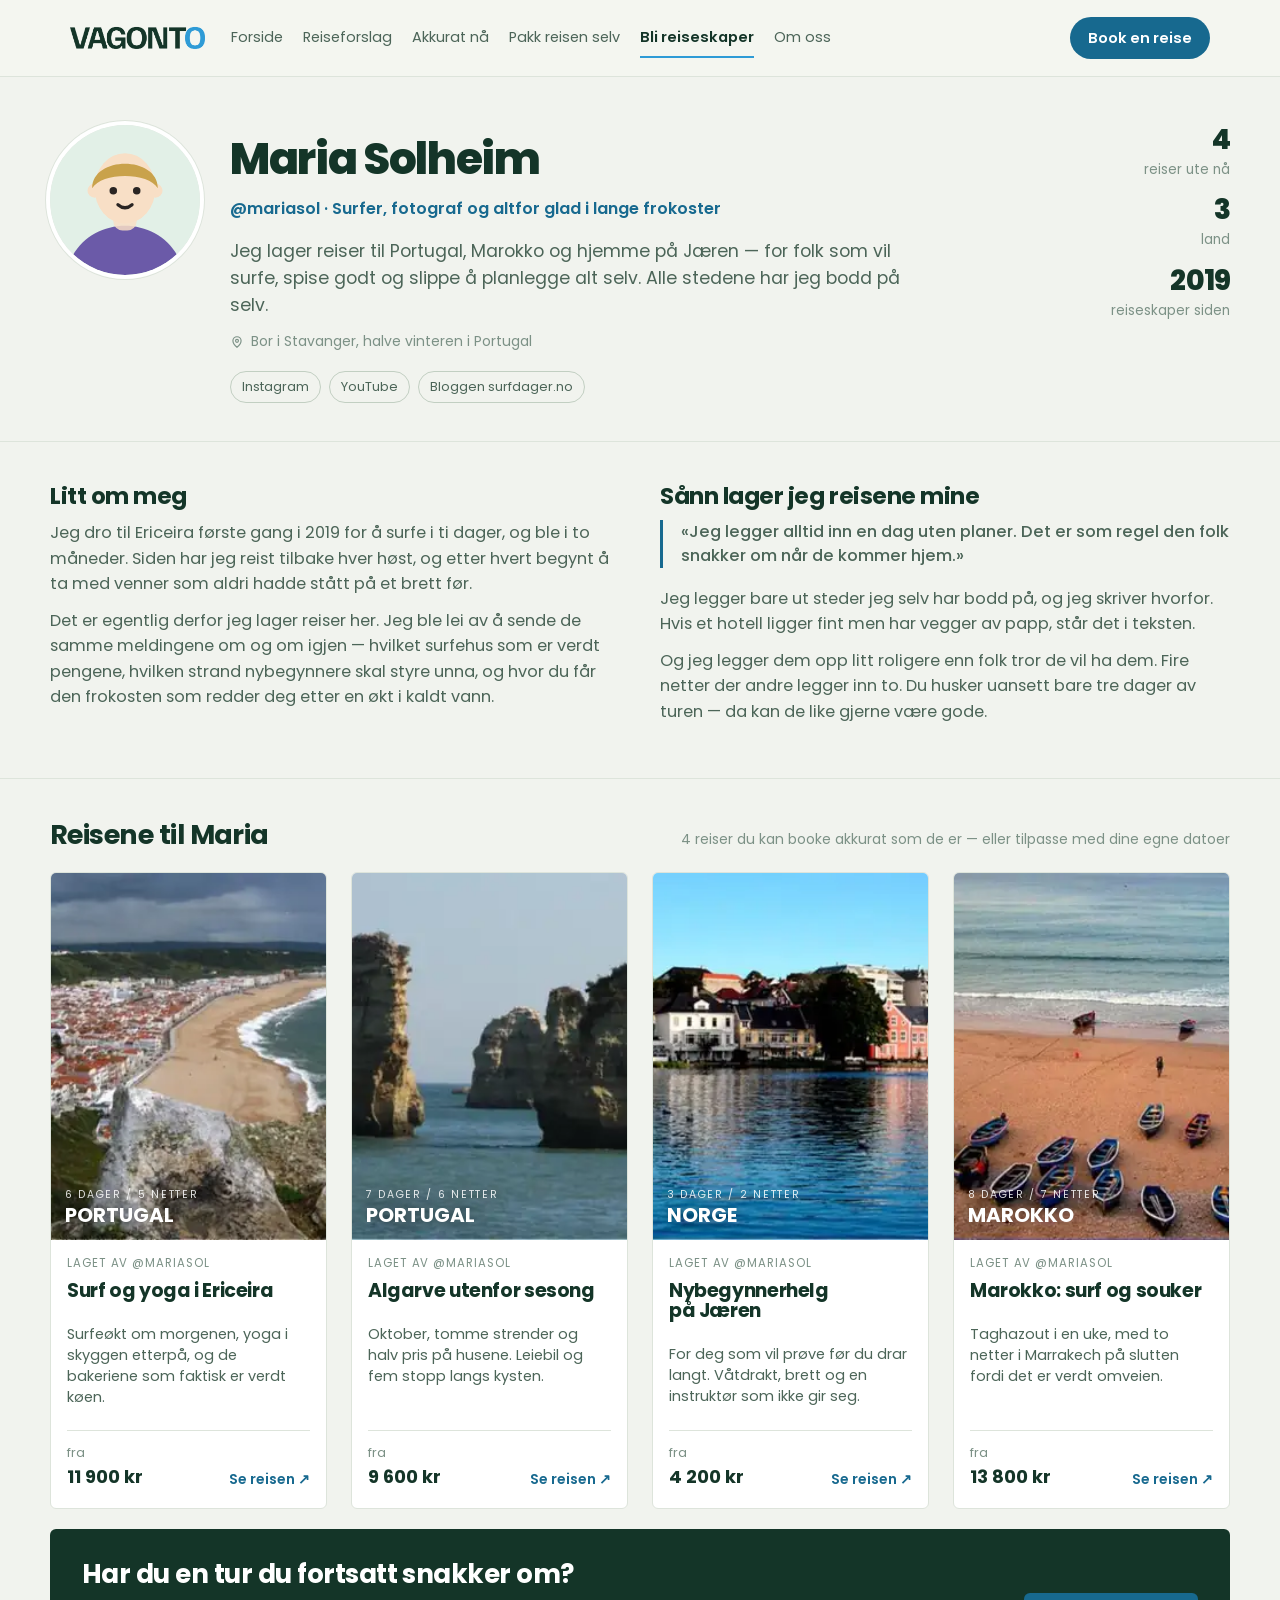
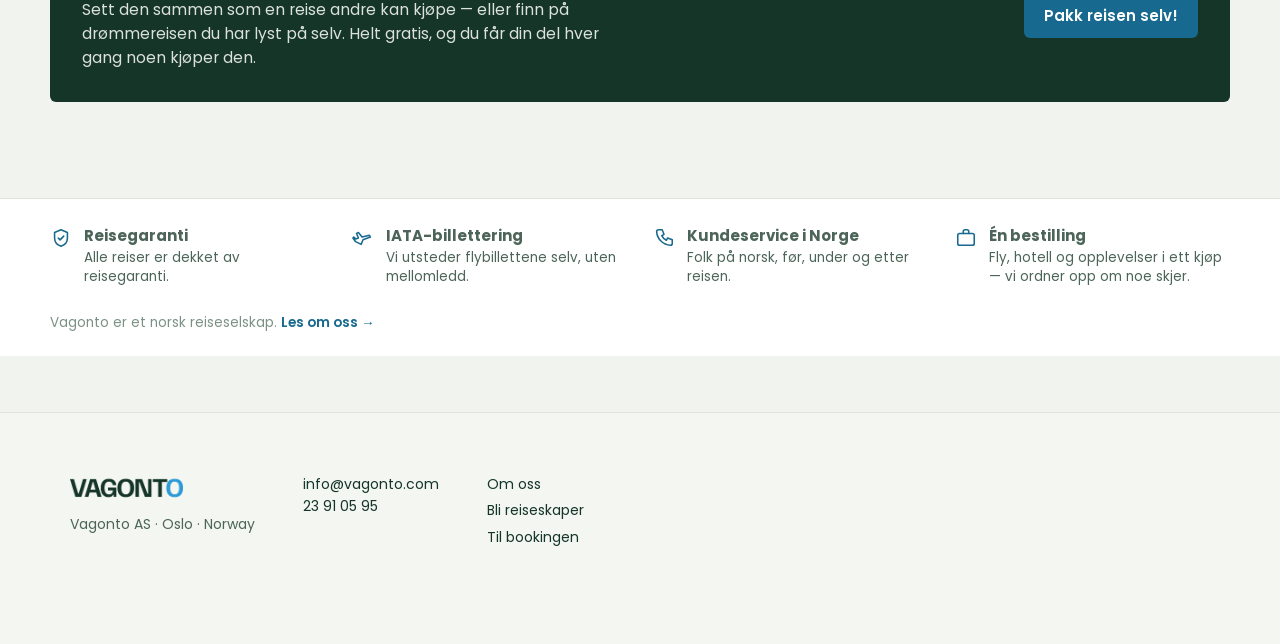
<file: maria-solheim.html>
<!doctype html><html lang="no"><head><meta charset="utf-8"><meta name=viewport content="width=device-width,initial-scale=1"><style>:root{color-scheme:light}body{margin:0;padding:0;font:14px -apple-system,BlinkMacSystemFont,sans-serif;background:#faf9f5;color:#141413}img{max-width:100%}[hidden]:not([hidden=until-found]){display:none!important}</style>
<title>Maria Solheim – reiseskaper | Vagonto</title>
<link rel="preconnect" href="https://fonts.googleapis.com">
<link rel="preconnect" href="https://fonts.gstatic.com" crossorigin>
<link rel="stylesheet" href="https://fonts.googleapis.com/css2?family=Familjen+Grotesk:wght@700&family=Anton&family=Poppins:wght@400;500;600;700;800&display=swap">
<style>
:root{
  --ground:#F1F3EE;--surface:#FFFFFF;--surface-2:#E4EAE3;--band:#E4EAE3;
  --ink:#143528;--ink-soft:#4C6558;--ink-faint:#7C9186;
  --line:#DDE4DB;--line-strong:#C2CFC2;
  --accent:#143528;--accent-ink:#FFFFFF;--hot:#17698F;--hot-soft:#DFEFF9;
  --shadow:0 1px 2px rgba(57,57,57,.06),0 10px 30px rgba(57,57,57,.10);--radius:6px;--brand:#2E9BD6;--btn:#17698F;--btn-ink:#FFFFFF;
}
@media (prefers-color-scheme: dark){
  :root:not([data-theme="light"]){
    --ground:#0E1712;--surface:#16241D;--surface-2:#22322A;--band:#22322A;
    --ink:#E7EEE8;--ink-soft:#A3B6AA;--ink-faint:#7A8D82;
    --line:#2C3A33;--line-strong:#3E4E45;
    --accent:#2E9BD6;--accent-ink:#08222F;--hot:#6EC1EA;--hot-soft:#10303F;
    --shadow:0 1px 2px rgba(0,0,0,.45),0 12px 34px rgba(0,0,0,.42);
  }
}
:root[data-theme="dark"]{
  --ground:#0E1712;--surface:#16241D;--surface-2:#22322A;--band:#22322A;
  --ink:#E7EEE8;--ink-soft:#A3B6AA;--ink-faint:#7A8D82;
  --line:#2C3A33;--line-strong:#3E4E45;
  --accent:#2E9BD6;--accent-ink:#08222F;--hot:#6EC1EA;--hot-soft:#10303F;
  --shadow:0 1px 2px rgba(0,0,0,.45),0 12px 34px rgba(0,0,0,.42);
}
*{box-sizing:border-box}
body{margin:0;background:var(--ground);color:var(--ink);font-family:"Poppins","Segoe UI",Helvetica,Arial,sans-serif;font-size:16.5px;line-height:1.55;-webkit-font-smoothing:antialiased}
h1,h2,h3{font-family:"Poppins",Helvetica,Arial,sans-serif;margin:0;line-height:1.06;letter-spacing:-.02em;text-wrap:balance}
a{color:inherit;text-decoration:none}
button{font:inherit;color:inherit;cursor:pointer;border:0;background:none}
:focus-visible{outline:2px solid var(--hot);outline-offset:3px}
.wrap{width:min(1180px,calc(100% - 40px));margin-inline:auto}
.spacer{flex:1}

header.top{position:sticky;top:0;z-index:40;background:color-mix(in srgb,var(--band) 92%,transparent);backdrop-filter:blur(10px);border-bottom:1px solid var(--line)}
.topbar{display:flex;align-items:center;gap:20px;height:74px}
.brand{display:flex;align-items:center;flex:none;color:var(--ink)}
.lock{--H:38px;--d:calc(var(--H)/4);display:flex;align-items:center;gap:var(--d);color:var(--ink)}
.lock svg{width:var(--H);height:var(--H);display:block;flex:none}
.lock .ordm{font-family:"Familjen Grotesk","Poppins",Helvetica,sans-serif;font-weight:700;letter-spacing:-.045em;line-height:1;font-size:calc(var(--H)*.62);color:var(--ink);white-space:nowrap}
.lock .ordm span{color:var(--brand)}
nav.main{display:flex;gap:20px;font-size:15px;color:var(--ink-soft)}
nav.main a:hover{color:var(--ink)}
.demo-chip{font-size:10px;letter-spacing:.12em;text-transform:uppercase;color:var(--ink-faint);border:1px dashed var(--line-strong);padding:3px 8px}
.btn{display:inline-flex;align-items:center;justify-content:center;gap:8px;white-space:nowrap;padding:11px 20px;font-weight:600;font-size:15px;border-radius:var(--radius);transition:transform .12s ease,background .15s ease,border-color .15s ease,color .15s ease}
.btn:hover{transform:translateY(-1px)}
.btn-primary{background:var(--btn);color:var(--btn-ink)}
.btn-ghost{border:1px solid var(--line-strong)}
.btn-ghost:hover{border-color:var(--hot);color:var(--hot)}

/* profil */
.profil{padding:48px 0 38px;border-bottom:1px solid var(--line)}
.pgrid{display:grid;grid-template-columns:150px 1fr auto;gap:30px;align-items:start}
.pfoto{width:150px;height:150px;border-radius:50%;overflow:hidden;box-shadow:0 0 0 4px var(--surface),0 0 0 5px var(--line);background:var(--surface-2)}
.pfoto svg{width:100%;height:100%;display:block}
.pnavn{font-size:clamp(30px,4vw,44px);font-weight:800;letter-spacing:-.03em}
.phandle{font-size:16px;color:var(--hot);font-weight:600;margin-top:4px}
.pbio{font-size:17.5px;color:var(--ink-soft);max-width:62ch;margin:16px 0 0}
.psted{display:inline-flex;align-items:center;gap:7px;font-size:14px;color:var(--ink-faint);margin-top:12px}
.pkanaler{display:flex;gap:8px;flex-wrap:wrap;margin-top:14px}
.kanal{font-size:13px;padding:5px 11px;border:1px solid var(--line-strong);border-radius:99px;color:var(--ink-soft)}
.ptall{display:grid;gap:14px;text-align:right}
.ptall div b{display:block;font-size:28px;font-weight:800;letter-spacing:-.03em;line-height:1.1}
.ptall div span{font-size:13.5px;color:var(--ink-faint)}

/* om meg */
.om{padding:42px 0;border-bottom:1px solid var(--line)}
.om-grid{display:grid;grid-template-columns:1fr 1fr;gap:40px}
.om h2{font-size:23px;font-weight:700;margin-bottom:12px}
.om p{margin:0 0 12px;color:var(--ink-soft);font-size:16.3px}
.sitat{border-left:3px solid var(--hot);padding-left:18px;font-size:18.5px;line-height:1.45;color:var(--ink);font-weight:500}

/* reiser */
.section{padding:42px 0}
.shode{display:flex;align-items:baseline;justify-content:space-between;gap:20px;flex-wrap:wrap;margin-bottom:22px}
.shode h2{font-size:27px;font-weight:700;letter-spacing:-.02em}
.shode span{font-size:14px;color:var(--ink-faint)}
.grid{display:grid;grid-template-columns:repeat(auto-fill,minmax(258px,1fr));gap:24px}
.card{display:flex;flex-direction:column;background:var(--surface);border:1px solid var(--line);border-radius:var(--radius);overflow:hidden;transition:transform .18s ease,box-shadow .18s ease,border-color .18s ease}
.card:hover{transform:translateY(-4px);box-shadow:var(--shadow);border-color:var(--line-strong)}
.poster{position:relative;aspect-ratio:3/4;overflow:hidden;background:#111}
.poster svg,.poster img{width:100%;height:100%;display:block;object-fit:cover}
.poster .land{position:absolute;left:0;right:0;bottom:0;padding:14px;font-weight:700;text-transform:uppercase;font-size:20px;color:#fff;text-shadow:0 1px 14px rgba(0,0,0,.45);line-height:1.05}
.poster .land small{display:block;font-weight:400;font-size:10.5px;letter-spacing:.16em;opacity:.85;margin-bottom:5px}
.card-body{padding:15px 16px 17px;display:flex;flex-direction:column;gap:8px;flex:1}
.card h3{font-size:19px;font-weight:700}
.meta{font-size:11.5px;letter-spacing:.08em;color:var(--ink-faint);text-transform:uppercase}
.teaser{font-size:14.5px;color:var(--ink-soft);line-height:1.45}
.card-foot{margin-top:auto;padding-top:12px;border-top:1px solid var(--line);display:flex;align-items:flex-end;justify-content:space-between;gap:10px}
.from{font-size:13px;color:var(--ink-faint)}
.from b{display:block;font-weight:700;font-size:18px;color:var(--ink);font-variant-numeric:tabular-nums}
.go{font-size:14px;font-weight:600;color:var(--hot);white-space:nowrap}

/* bunn-cta */
.cta{background:var(--accent);color:var(--accent-ink);border-radius:var(--radius);padding:32px;display:grid;grid-template-columns:1fr auto;gap:26px;align-items:center;margin:20px 0 10px}
.cta h2{font-size:26px;font-weight:700}
.cta p{margin:9px 0 0;opacity:.85;max-width:60ch;font-size:15.6px}

footer{border-top:1px solid var(--line);margin-top:40px;padding:30px 0 56px;color:var(--ink-faint);font-size:14px}
.foot{display:flex;justify-content:space-between;gap:26px;flex-wrap:wrap}

@media (max-width:900px){
  .pgrid{grid-template-columns:1fr}
  .ptall{grid-template-columns:repeat(3,1fr);text-align:left;gap:10px}
  .om-grid,.cta{grid-template-columns:1fr}
  nav.main,.demo-chip{display:none}
  .pfoto{width:110px;height:110px}
}
@media (prefers-reduced-motion:reduce){*{transition:none!important}}

/* trygghetsstripe */
.trygg{border-top:1px solid var(--line);background:var(--surface);margin-top:44px}
.trygg-in{display:grid;grid-template-columns:repeat(4,1fr);gap:26px;padding:26px 0}
.trygg-in > div{display:flex;gap:12px;align-items:flex-start}
.trygg-in svg{width:22px;height:22px;flex:none;color:var(--hot);margin-top:2px}
.trygg-in b{display:block;font-size:15px;margin-bottom:3px}
.trygg-in span{font-size:13.5px;color:var(--ink-soft);line-height:1.4}
.trygg .mer{padding:0 0 22px;font-size:13.5px;color:var(--ink-faint)}
.trygg .mer a{color:var(--hot);font-weight:600}
@media (max-width:900px){.trygg-in{grid-template-columns:1fr 1fr;gap:18px}}
@media (max-width:560px){.trygg-in{grid-template-columns:1fr}}
</style>
<meta name="description" content="Reiser satt sammen av Maria Solheim. Book dem som de er, eller gjør dem til dine egne.">
<meta name="robots" content="noindex, nofollow"><!-- FJERNES VED LANSERING -->
<link rel="icon" href="favicon.svg" type="image/svg+xml">
<link rel="icon" href="favicon-32.png" sizes="32x32" type="image/png">
<link rel="apple-touch-icon" href="apple-touch-icon.png">
<link rel="stylesheet" href="chrome.css">
</head>
<body>
<header class="vg-top"><div class="vg-in"><a class="vg-logo" href="index.html"><img src="img/vagonto-logo.png" alt="Vagonto"></a><nav class="vg-nav" aria-label="Hovedmeny"><a href="index.html">Forside</a><a href="reiseforslag.html">Reiseforslag</a><a href="akkurat-na.html">Akkurat nå</a><a href="pakk-reisen-selv.html">Pakk reisen selv</a><a href="bli-reiseskaper.html" aria-current="page">Bli reiseskaper</a><a href="om-oss.html">Om oss</a></nav><a class="vg-cta" href="https://booking.vagonto.com/no/?tripType=FLIGHT_HOTEL">Book en reise</a></div></header>
<header data-old hidden style="display:none" class="top">
  <div class="wrap topbar">
    <a class="brand" id="brandLink" href="#" aria-label="Vagonto">
      <span class="lock" style="--H:38px"><svg viewBox="0 0 64 64" aria-hidden="true"><circle cx="15" cy="47" r="8" fill="none" stroke="currentColor" stroke-width="4.5"/><path d="M21.5 41.5 C29 38.5, 25.5 31.5, 33 30.5 C40 29.5, 38.5 24.5, 43.5 21.5" fill="none" stroke="currentColor" stroke-width="4.5" stroke-linecap="round"/><circle cx="49" cy="17" r="8" fill="var(--brand)"/></svg><span class="ordm">VAGONT<span>O</span></span></span>
    </a>
    <nav class="main">
      <a id="forsideLink" href="#">Reiseforslag</a>
      <a id="skaperLink2" href="#">Pakk reisen selv</a>
    </nav>
    <div class="spacer"></div>
    <span class="demo-chip">Demo</span>
    <a class="btn btn-primary" id="skaperLink" href="#">Pakk reisen selv!</a>
  </div>
</header>

<main>
<section class="profil">
  <div class="wrap pgrid">
    <div class="pfoto" id="pfoto"></div>
    <div>
      <div class="pnavn" id="pnavn"></div>
      <div class="phandle" id="phandle"></div>
      <p class="pbio" id="pbio"></p>
      <div class="psted" id="psted"></div>
      <div class="pkanaler" id="pkanaler"></div>
    </div>
    <div class="ptall" id="ptall"></div>
  </div>
</section>

<section class="om">
  <div class="wrap om-grid">
    <div>
      <h2>Litt om meg</h2>
      <div id="omtekst"></div>
    </div>
    <div>
      <h2>Sånn lager jeg reisene mine</h2>
      <p class="sitat" id="sitat"></p>
      <div id="omtekst2" style="margin-top:18px"></div>
    </div>
  </div>
</section>

<section class="section wrap">
  <div class="shode">
    <h2 id="reisertittel"></h2>
    <span id="reisersub"></span>
  </div>
  <div class="grid" id="grid"></div>

  <div class="cta">
    <div>
      <h2>Har du en tur du fortsatt snakker om?</h2>
      <p>Sett den sammen som en reise andre kan kjøpe — eller finn på drømmereisen du har lyst på selv. Helt gratis, og du får din del hver gang noen kjøper den.</p>
    </div>
    <a class="btn btn-primary" id="skaperLink3" href="#">Pakk reisen selv!</a>
  </div>
</section>
</main>

<section class="trygg">
  <div class="wrap trygg-in">
    <div><svg viewBox="0 0 24 24" fill="none" stroke="currentColor" stroke-width="1.7" stroke-linecap="round" stroke-linejoin="round"><path d="M12 3l7 3v6c0 4.4-3 7.6-7 9-4-1.4-7-4.6-7-9V6z"/><path d="M9 12l2 2 4-4"/></svg>
      <span><b>Reisegaranti</b><span>Alle reiser er dekket av reisegaranti.</span></span></div>
    <div><svg viewBox="0 0 24 24" fill="none" stroke="currentColor" stroke-width="1.7" stroke-linecap="round" stroke-linejoin="round"><path d="M10 19l2-5 8-3-1-2-8 2-4-5-2 1 2 5-3 1-2-2-1 1 3 4z"/></svg>
      <span><b>IATA-billettering</b><span>Vi utsteder flybillettene selv, uten mellomledd.</span></span></div>
    <div><svg viewBox="0 0 24 24" fill="none" stroke="currentColor" stroke-width="1.7" stroke-linecap="round" stroke-linejoin="round"><path d="M6 3h4l2 5-2.5 1.5a12 12 0 005 5L16 12l5 2v4a2 2 0 01-2 2A16 16 0 014 5a2 2 0 012-2z"/></svg>
      <span><b>Kundeservice i Norge</b><span>Folk på norsk, før, under og etter reisen.</span></span></div>
    <div><svg viewBox="0 0 24 24" fill="none" stroke="currentColor" stroke-width="1.7" stroke-linecap="round" stroke-linejoin="round"><rect x="3" y="7" width="18" height="13" rx="2"/><path d="M9 7V5a2 2 0 012-2h2a2 2 0 012 2v2"/></svg>
      <span><b>Én bestilling</b><span>Fly, hotell og opplevelser i ett kjøp — vi ordner opp om noe skjer.</span></span></div>
  </div>
  <div class="wrap mer">Vagonto er et norsk reiseselskap. <a data-om href="#">Les om oss &rarr;</a></div>
</section>

<footer data-old hidden style="display:none">
  <div class="wrap foot">
    <div>
      <div style="margin-bottom:9px"><span class="lock" style="--H:30px"><svg viewBox="0 0 64 64" aria-hidden="true"><circle cx="15" cy="47" r="8" fill="none" stroke="currentColor" stroke-width="4.5"/><path d="M21.5 41.5 C29 38.5, 25.5 31.5, 33 30.5 C40 29.5, 38.5 24.5, 43.5 21.5" fill="none" stroke="currentColor" stroke-width="4.5" stroke-linecap="round"/><circle cx="49" cy="17" r="8" fill="var(--brand)"/></svg><span class="ordm">VAGONT<span>O</span></span></span></div>
      Vagonto AS · Oslo · Norway
    </div>
    <div style="max-width:46ch">Prototype. Profilen og reisene er oppdiktede eksempler.</div>
  </div>
</footer>

<script>
/* Om-siden. I produksjon: /om-oss */
const OM_URL="om-oss.html";
document.addEventListener("DOMContentLoaded",()=>document.querySelectorAll("[data-om]").forEach(a=>{a.href=OM_URL;}));
const FORSIDE="reiseforslag.html";
const SKAPER="bli-reiseskaper.html";
const HOME_URL="https://booking.vagonto.com/no/?tripType=FLIGHT_HOTEL";

/* === profildata — én fil per reiseskaper, eller hentet fra bruker-ID === */
const P={
  navn:"Maria Solheim",
  handle:"@mariasol",
  sted:"Bor i Stavanger, halve vinteren i Portugal",
  frase:"Surfer, fotograf og altfor glad i lange frokoster",
  intro:"Jeg lager reiser til Portugal, Marokko og hjemme på Jæren — for folk som vil surfe, spise godt og slippe å planlegge alt selv. Alle stedene har jeg bodd på selv.",
  kanaler:["Instagram","YouTube","Bloggen surfdager.no"],
  siden:"2019",
  portrettSeed:8,
  om:[
    "Jeg dro til Ericeira første gang i 2019 for å surfe i ti dager, og ble i to måneder. Siden har jeg reist tilbake hver høst, og etter hvert begynt å ta med venner som aldri hadde stått på et brett før.",
    "Det er egentlig derfor jeg lager reiser her. Jeg ble lei av å sende de samme meldingene om og om igjen — hvilket surfehus som er verdt pengene, hvilken strand nybegynnere skal styre unna, og hvor du får den frokosten som redder deg etter en økt i kaldt vann."
  ],
  om2:[
    "Jeg legger bare ut steder jeg selv har bodd på, og jeg skriver hvorfor. Hvis et hotell ligger fint men har vegger av papp, står det i teksten.",
    "Og jeg legger dem opp litt roligere enn folk tror de vil ha dem. Fire netter der andre legger inn to. Du husker uansett bare tre dager av turen — da kan de like gjerne være gode."
  ],
  sitat:"«Jeg legger alltid inn en dag uten planer. Det er som regel den folk snakker om når de kommer hjem.»",
  reiser:[
    {bilde:"img/forslag-06.webp",tittel:"Surf og yoga i Ericeira",land:"Portugal",dager:6,netter:5,pris:11900,kunst:"kyst",
     teaser:"Surfeøkt om morgenen, yoga i skyggen etterpå, og de bakeriene som faktisk er verdt køen."},
    {bilde:"img/maria-01.webp",tittel:"Algarve utenfor sesong",land:"Portugal",dager:7,netter:6,pris:9600,kunst:"kyst",
     teaser:"Oktober, tomme strender og halv pris på husene. Leiebil og fem stopp langs kysten."},
    {bilde:"img/maria-02.webp",tittel:"Nybegynnerhelg på Jæren",land:"Norge",dager:3,netter:2,pris:4200,kunst:"nord",
     teaser:"For deg som vil prøve før du drar langt. Våtdrakt, brett og en instruktør som ikke gir seg."},
    {bilde:"img/maria-03.webp",tittel:"Marokko: surf og souker",land:"Marokko",dager:8,netter:7,pris:13800,kunst:"orken",
     teaser:"Taghazout i en uke, med to netter i Marrakech på slutten fordi det er verdt omveien."}
  ]
};

const PALETT={
  ruiner:{sky:"#E2703A",sky2:"#F2B366",sun:"#FCE8C0",l1:"#B4553A",l2:"#7E3B2E",l3:"#3B2320",kind:"peaks"},
  oy:{sky:"#2E9EA8",sky2:"#9BD9D6",sun:"#FBE3A8",l1:"#1E7A88",l2:"#14515F",l3:"#0C3040",kind:"island"},
  fjell:{sky:"#38678C",sky2:"#A8C8DC",sun:"#F6EBD2",l1:"#5C87A6",l2:"#2E4E6C",l3:"#16293C",kind:"peaks"},
  orken:{sky:"#DE8B3C",sky2:"#F6D6A4",sun:"#FFF0CB",l1:"#C4763C",l2:"#93502F",l3:"#5C2F22",kind:"dunes"},
  by:{sky:"#D8604F",sky2:"#F4C79C",sun:"#FBE7C4",l1:"#8E4152",l2:"#4B2A45",l3:"#241A33",kind:"city"},
  kyst:{sky:"#1F8FA6",sky2:"#8FCFD8",sun:"#FCEBBE",l1:"#177A90",l2:"#0F5468",l3:"#0A3244",kind:"island"},
  vin:{sky:"#B0616C",sky2:"#EBC7B4",sun:"#F9E2C3",l1:"#8A4A57",l2:"#5F3140",l3:"#361E2A",kind:"dunes"},
  nord:{sky:"#123244",sky2:"#2B5C6B",sun:"#7FE2BE",l1:"#12414E",l2:"#0C2A36",l3:"#061820",kind:"peaks"},
  jungel:{sky:"#3E8A63",sky2:"#B7D9A8",sun:"#F7EFC4",l1:"#2F6E4E",l2:"#1F4D38",l3:"#122E23",kind:"peaks"}
};

function plakat(key,seed){
  const p=PALETT[key]||PALETT.fjell;
  const gid="sky"+key+seed, nid="n"+key+seed;
  const rnd=n=>{const x=Math.sin(seed*53+n*17.3)*10000;return x-Math.floor(x);};
  let art="";
  if(p.kind==="peaks"){
    [[p.l1,64,30],[p.l2,78,24],[p.l3,92,17]].forEach(([c,base,h],i)=>{
      let d=`M0 ${base+10}`;
      for(let s=0;s<=4;s++){
        const x=s*22, y=base-h*(0.5+rnd(i*5+s)*0.8);
        d+=` L${x-11} ${base+6} L${x} ${y}`;
      }
      d+=` L92 ${base+8} L92 132 L0 132 Z`;
      art+=`<path d="${d}" fill="${c}"/>`;
    });
  }else if(p.kind==="island"){
    art+=`<path d="M0 74 C 18 68, 30 80, 46 74 S 74 66, 88 74 L88 132 L0 132 Z" fill="${p.l1}"/>`;
    art+=`<ellipse cx="${28+rnd(1)*22}" cy="72" rx="21" ry="7.5" fill="${p.sun}" opacity=".75"/>`;
    art+=`<path d="M0 88 C 20 82, 34 95, 52 88 S 76 80, 88 88 L88 132 L0 132 Z" fill="${p.l2}"/>`;
    art+=`<path d="M0 104 C 22 98, 38 110, 58 103 S 78 96, 88 103 L88 132 L0 132 Z" fill="${p.l3}"/>`;
    const px=62+rnd(3)*12;
    art+=`<path d="M${px} 74 L${px-1.6} 50" stroke="${p.l3}" stroke-width="1.8" fill="none"/>`;
    art+=`<path d="M${px-1.6} 50 C ${px-13} 46, ${px-16} 52, ${px-17} 56 C ${px-13} 50, ${px-7} 49, ${px-1.6} 50z" fill="${p.l3}"/>`;
    art+=`<path d="M${px-1.6} 50 C ${px+9} 45, ${px+14} 51, ${px+16} 55 C ${px+11} 49, ${px+5} 48, ${px-1.6} 50z" fill="${p.l3}"/>`;
    art+=`<path d="M${px-1.6} 50 C ${px-6} 41, ${px+2} 38, ${px+7} 38 C ${px+1} 41, ${px-1} 45, ${px-1.6} 50z" fill="${p.l3}"/>`;
  }else if(p.kind==="dunes"){
    [[p.l1,68],[p.l2,84],[p.l3,100]].forEach(([c,base],i)=>{
      art+=`<path d="M0 ${base+4} C 16 ${base-10-rnd(i)*8}, 40 ${base+10}, 58 ${base-2} S 78 ${base-11}, 92 ${base+1} L92 132 L0 132 Z" fill="${c}"/>`;
    });
  }else{
    art+=`<path d="M0 96 L92 96 L92 132 L0 132 Z" fill="${p.l3}"/>`;
    for(let i=0;i<11;i++){
      const w=5.5+rnd(i)*5.5, x=i*8.4-3, h=18+rnd(i+9)*40, c=[p.l1,p.l2,p.l3][i%3];
      art+=`<rect x="${x}" y="${96-h}" width="${w}" height="${h}" fill="${c}"/>`;
      for(let k=0;k<Math.floor(h/10);k++){
        art+=`<rect x="${x+1.5}" y="${96-h+5+k*9}" width="${w-3}" height="2.2" fill="${p.sun}" opacity="${.18+rnd(i+k)*.35}"/>`;
      }
    }
  }
  return `<svg viewBox="0 0 92 132" preserveAspectRatio="xMidYMid slice" aria-hidden="true">
    <defs>
      <linearGradient id="${gid}" x1="0" y1="0" x2="0" y2="1">
        <stop offset="0%" stop-color="${p.sky}"/><stop offset="72%" stop-color="${p.sky2}"/>
      </linearGradient>
      <filter id="${nid}"><feTurbulence type="fractalNoise" baseFrequency="0.9" numOctaves="3"/><feColorMatrix type="saturate" values="0"/></filter>
    </defs>
    <rect width="92" height="132" fill="url(#${gid})"/>
    <circle cx="${26+seed%40}" cy="${34+seed%12}" r="13" fill="${p.sun}" opacity=".9"/>
    ${art}
    <rect width="92" height="132" filter="url(#${nid})" opacity=".07"/>
    <rect x="4" y="4" width="84" height="124" fill="none" stroke="#fff" stroke-width="0.5" opacity=".28"/>
  </svg>`;
}

const HUD=["#F3CBA9","#E3AC80","#C98A5A","#9C6238","#7A4A28","#F8DFC6"];
const HAAR=["#2A2422","#4E3524","#8C5A2B","#C9A24B","#7E7E7E","#3B2C6B","#B34A3A"];
const TROYE=["#2947CC","#E11B1B","#3F8F6E","#DA7B2C","#6B5AA8","#2F2F33","#1E7A88"];
const BAK=["#EBD9D9","#DCE4FB","#E2F0E7","#FBEBD9","#EFE1F5","#E1EEF2"];
function portrett(seed){
  const r=n=>{const x=Math.sin(seed*37.3+n*11.7)*10000;return x-Math.floor(x);};
  const hud=HUD[Math.floor(r(1)*HUD.length)], haar=HAAR[Math.floor(r(2)*HAAR.length)];
  const troye=TROYE[Math.floor(r(3)*TROYE.length)], bak=BAK[Math.floor(r(4)*BAK.length)];
  const v=Math.floor(r(5)*5), id="p"+seed;
  let hair="";
  if(v===0) hair=`<path d="M18 27 C18 13, 46 13, 46 27 C42 20, 22 20, 18 27z" fill="${haar}"/>`;
  else if(v===1) hair=`<path d="M17 46 C13 30, 16 12, 32 12 C48 12, 51 30, 47 46 L41 46 C45 32, 44 18, 32 18 C20 18, 19 32, 23 46 z" fill="${haar}"/>`;
  else if(v===2) hair=`<circle cx="32" cy="9" r="6" fill="${haar}"/><path d="M18 27 C18 13, 46 13, 46 27 C42 20, 22 20, 18 27z" fill="${haar}"/>`;
  else if(v===3) hair=`<circle cx="23" cy="18" r="8" fill="${haar}"/><circle cx="32" cy="14" r="9" fill="${haar}"/><circle cx="41" cy="18" r="8" fill="${haar}"/>`;
  else hair=`<path d="M17 25 C17 13, 47 13, 47 25 z" fill="${haar}"/><rect x="15" y="23" width="34" height="5" rx="2.5" fill="rgba(0,0,0,.25)"/>`;
  return `<svg viewBox="0 0 64 64" aria-hidden="true">
    <defs><clipPath id="${id}"><circle cx="32" cy="32" r="32"/></clipPath></defs>
    <g clip-path="url(#${id})">
      <rect width="64" height="64" fill="${bak}"/>
      ${v===1?hair:""}
      <path d="M7 64 C9 50, 21 43, 32 43 C43 43, 55 50, 57 64 Z" fill="${troye}"/>
      <rect x="27" y="34" width="10" height="11" rx="4" fill="${hud}" opacity=".85"/>
      <circle cx="19" cy="28" r="3" fill="${hud}"/><circle cx="45" cy="28" r="3" fill="${hud}"/>
      <ellipse cx="32" cy="27" rx="13" ry="15" fill="${hud}"/>
      ${v===1?"":hair}
      <circle cx="27" cy="28" r="1.6" fill="#2A2523"/><circle cx="37" cy="28" r="1.6" fill="#2A2523"/>
      <path d="M29 34 q3 2.6 6 0" stroke="#2A2523" stroke-width="1.4" fill="none" stroke-linecap="round"/>
    </g></svg>`;
}

const kr=n=>n.toLocaleString("nb-NO").replace(/ /g," ");

document.getElementById("pfoto").innerHTML=portrett(P.portrettSeed);
document.getElementById("pnavn").textContent=P.navn;
document.getElementById("phandle").textContent=P.handle+" · "+P.frase;
document.getElementById("pbio").textContent=P.intro;
document.getElementById("psted").innerHTML='<svg width="14" height="14" viewBox="0 0 24 24" fill="none" stroke="currentColor" stroke-width="2"><path d="M12 21s7-5.6 7-11a7 7 0 10-14 0c0 5.4 7 11 7 11z"/><circle cx="12" cy="10" r="2.5"/></svg>'+P.sted;
document.getElementById("pkanaler").innerHTML=P.kanaler.map(k=>`<span class="kanal">${k}</span>`).join("");
const land=[...new Set(P.reiser.map(r=>r.land))].length;
document.getElementById("ptall").innerHTML=`
  <div><b>${P.reiser.length}</b><span>reiser ute nå</span></div>
  <div><b>${land}</b><span>land</span></div>
  <div><b>${P.siden}</b><span>reiseskaper siden</span></div>`;
document.getElementById("omtekst").innerHTML=P.om.map(t=>`<p>${t}</p>`).join("");
document.getElementById("omtekst2").innerHTML=P.om2.map(t=>`<p>${t}</p>`).join("");
document.getElementById("sitat").textContent=P.sitat;
document.getElementById("reisertittel").textContent="Reisene til "+P.navn.split(" ")[0];
document.getElementById("reisersub").textContent=`${P.reiser.length} reiser du kan booke akkurat som de er — eller tilpasse med dine egne datoer`;

document.getElementById("grid").innerHTML=P.reiser.map((r,i)=>`
  <a class="card" href="${r.url||HOME_URL}" target="_blank" rel="noopener">
    <div class="poster">${r.bilde?`<img src="${r.bilde}" alt="${r.tittel}" loading="lazy">`:plakat(r.kunst,(i+3)*17)}
      <div class="land"><small>${r.dager} DAGER / ${r.netter} NETTER</small>${r.land}</div></div>
    <div class="card-body">
      <div class="meta">Laget av ${P.handle}</div>
      <h3>${r.tittel}</h3>
      <p class="teaser">${r.teaser}</p>
      <div class="card-foot"><span class="from">fra<b>${kr(r.pris)} kr</b></span><span class="go">Se reisen ↗</span></div>
    </div></a>`).join("");

document.getElementById("brandLink").href=FORSIDE;
document.getElementById("forsideLink").href=FORSIDE;
["skaperLink","skaperLink2","skaperLink3"].forEach(id=>{const a=document.getElementById(id);a.href=SKAPER;});
</script>


<footer class="vg-foot"><div class="vg-in"><div><a href="index.html"><img src="img/vagonto-logo.png" alt="Vagonto"></a>Vagonto AS · Oslo · Norway</div><div><a href="mailto:info@vagonto.com">info@vagonto.com</a><br><a href="tel:+4723910595">23 91 05 95</a></div><nav><a href="om-oss.html">Om oss</a><a href="bli-reiseskaper.html">Bli reiseskaper</a><a href="https://booking.vagonto.com/no/?tripType=FLIGHT_HOTEL">Til bookingen</a></nav></div></footer>
</body></html>
</file>
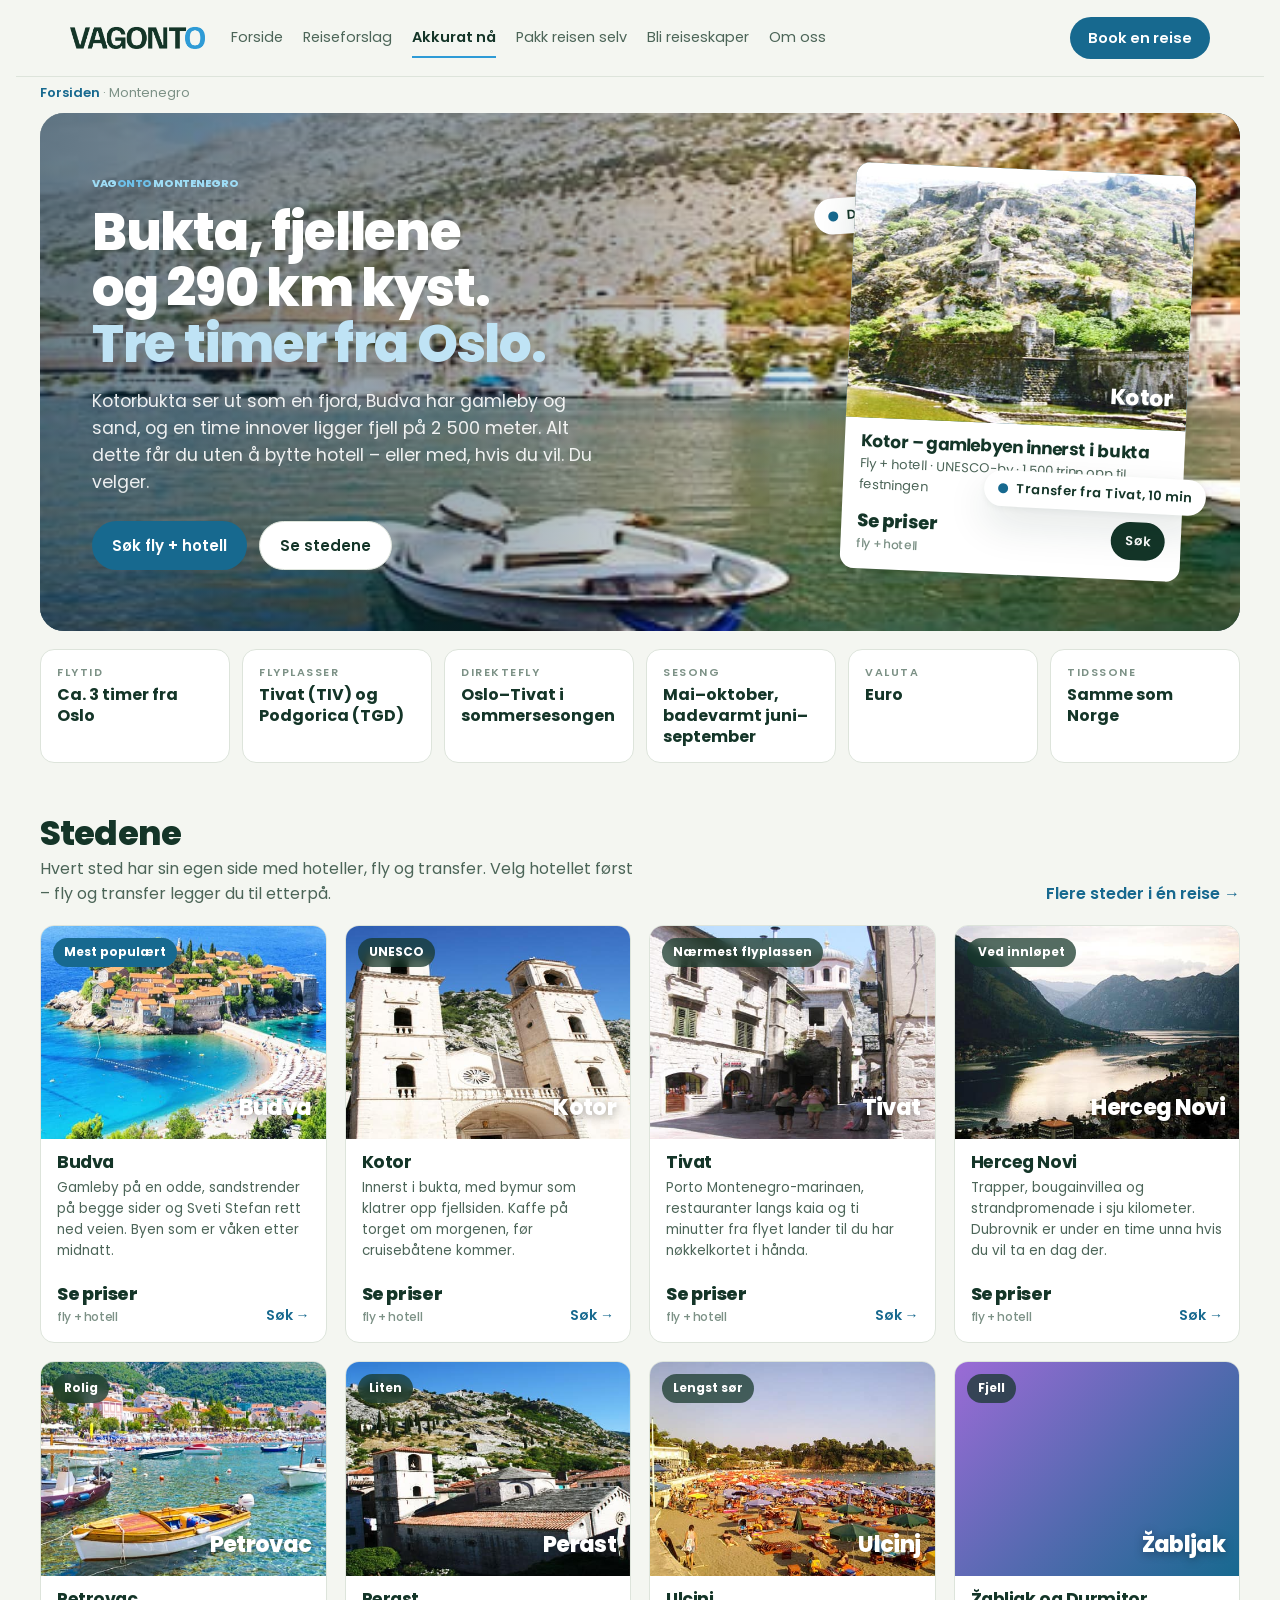
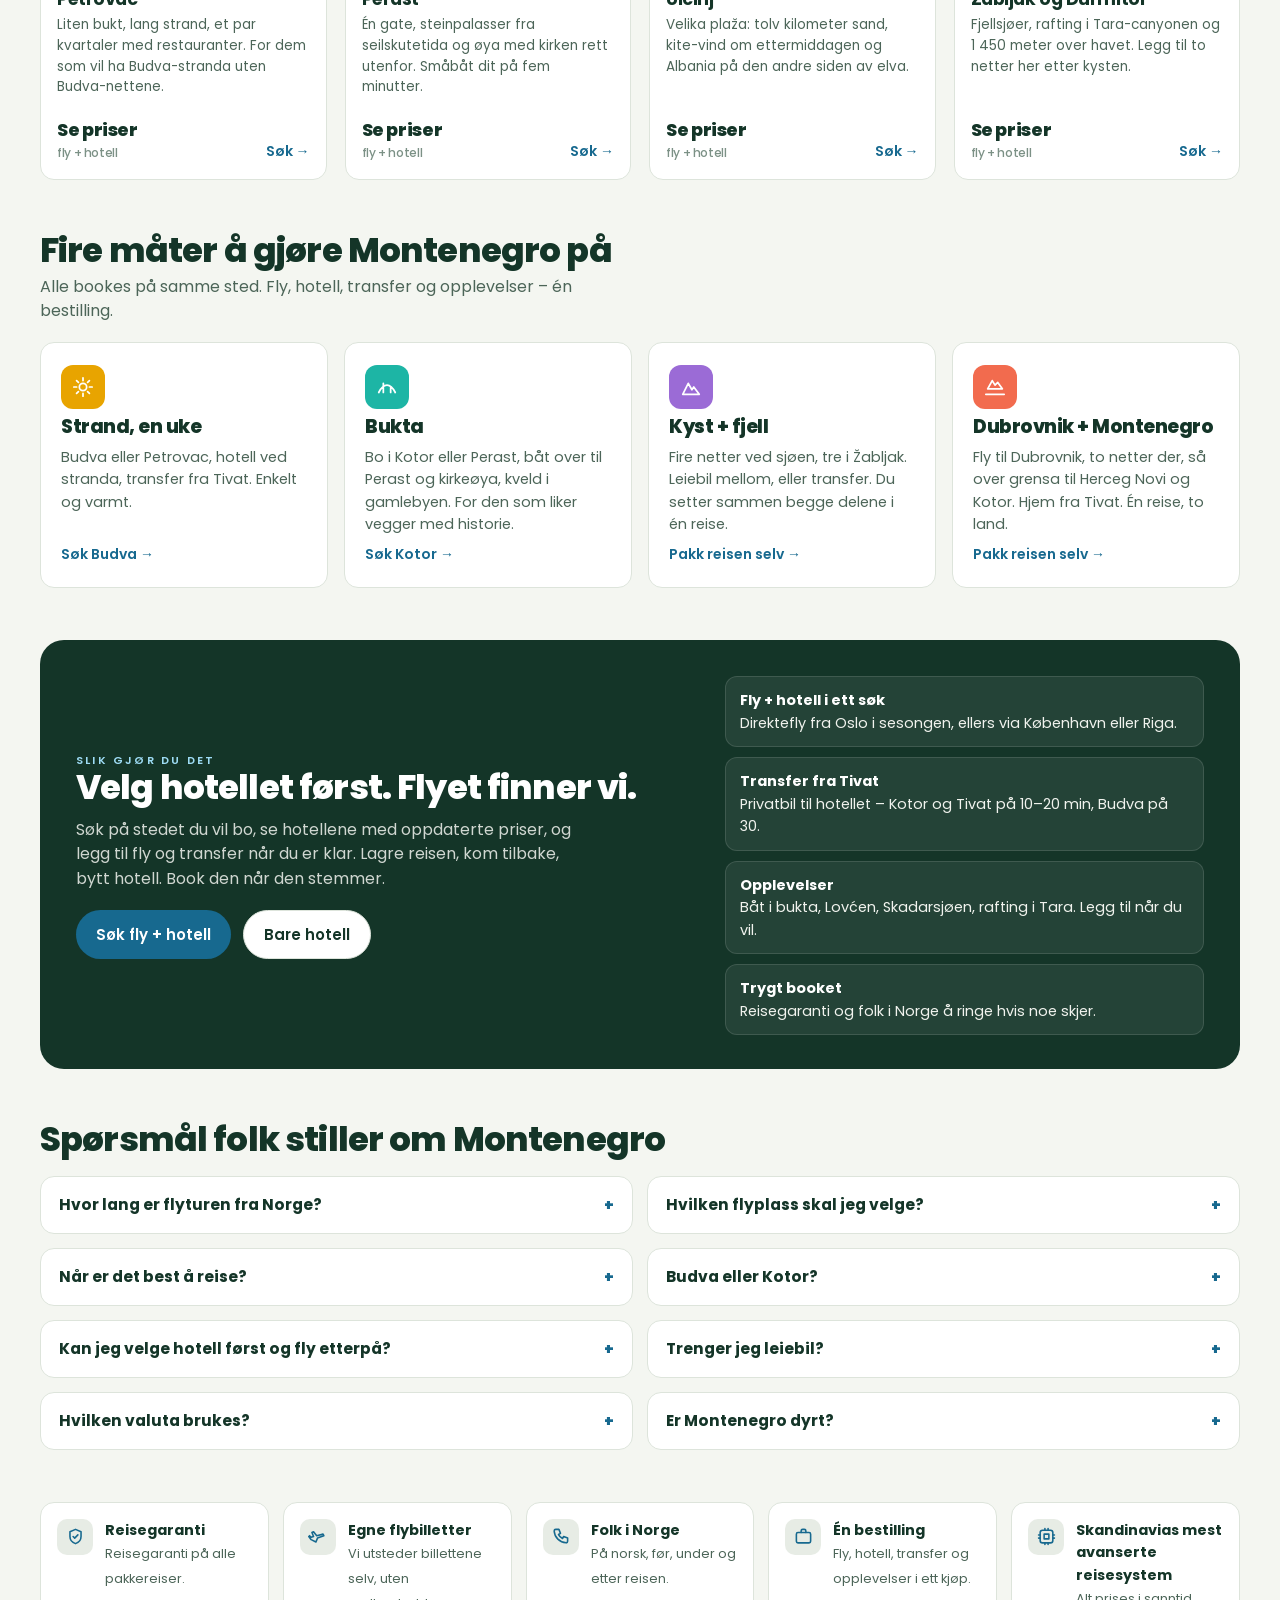
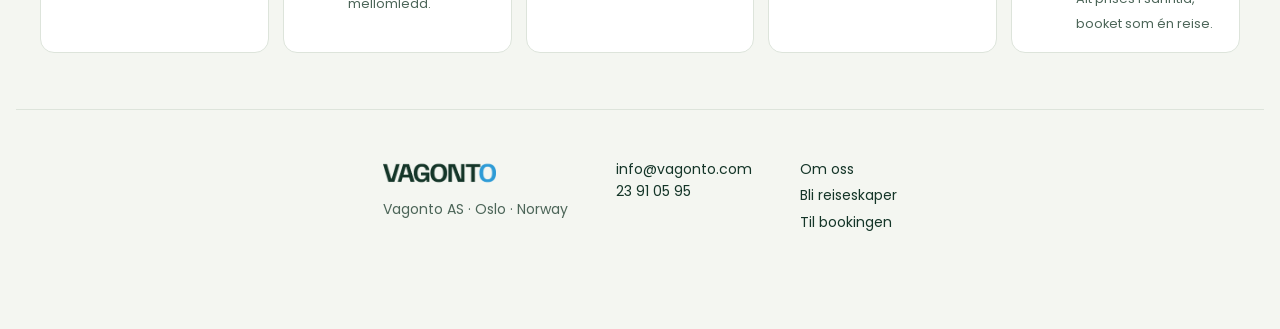
<file: montenegro.html>
<!doctype html>
<html lang="no">
<head>
<meta charset="utf-8">
<meta name="viewport" content="width=device-width,initial-scale=1,viewport-fit=cover">
<title>Montenegro – fly og hotell til Budva, Kotor og Tivat | Vagonto</title>
<meta name="description" content="Montenegro med Vagonto: fly + hotell til Budva, Kotor, Tivat, Herceg Novi og Petrovac. Direktefly fra Oslo i sesongen, ca. 3 timer. Velg hotellet først – legg til fly og transfer etterpå.">
<link rel="preconnect" href="https://fonts.googleapis.com">
<link rel="preconnect" href="https://fonts.gstatic.com" crossorigin>
<link rel="stylesheet" href="https://fonts.googleapis.com/css2?family=Poppins:wght@400;500;600;700;800&display=swap">
<link rel="stylesheet" href="site.css">
<style>
/* montenegro-siden */
.crumb{font-size:13px;color:var(--ink-faint);margin:6px 0 0}
.crumb a{color:var(--hot);font-weight:600}
.mhero{min-height:460px;background:#0f2f3a}
.mhero .hero-in{grid-template-columns:1.2fr .8fr;min-height:460px}
.mhero h1{max-width:none;font-size:clamp(30px,4.2vw,52px)}
.wm{font-weight:800;letter-spacing:-.04em}
.wm b{color:#6EC1EA;font-weight:800}
.facts{display:grid;grid-template-columns:repeat(6,1fr);gap:12px;margin-top:18px}
.fact{background:var(--surface);border:1px solid var(--line);border-radius:var(--r);padding:14px 16px}
.fact small{display:block;font-size:11px;letter-spacing:.14em;text-transform:uppercase;color:var(--ink-faint);font-weight:600}
.fact b{display:block;font-size:16px;margin-top:4px;line-height:1.3}
@media (max-width:1000px){.facts{grid-template-columns:repeat(3,1fr)}}
@media (max-width:560px){.facts{grid-template-columns:repeat(2,1fr)}}
.ph.fb{background:linear-gradient(135deg,#17698F 0%,#1DB5A5 60%,#9EDCF5 100%)}
.ph.fb.m2{background:linear-gradient(135deg,#143528,#17698F)}
.ph.fb.m3{background:linear-gradient(135deg,#9B6BD6,#17698F)}
.ph.fb.m4{background:linear-gradient(135deg,#E8A400,#F26B4E)}
.ph.fb .lbl{position:absolute;inset:auto 14px 14px auto;color:#fff;font-weight:800;font-size:22px;letter-spacing:-.03em;text-shadow:0 2px 10px rgba(0,0,0,.35)}
.ways{display:grid;grid-template-columns:repeat(4,1fr);gap:16px}
.way{background:var(--surface);border:1px solid var(--line);border-radius:var(--r);padding:22px 20px;display:flex;flex-direction:column;gap:8px}
.way .ic{width:44px;height:44px;border-radius:12px;display:grid;place-items:center;color:#fff}
.way .ic svg{width:22px;height:22px;stroke:currentColor;fill:none;stroke-width:1.9;stroke-linecap:round;stroke-linejoin:round}
.way h3{font-size:19px;font-weight:800}
.way p{margin:0;font-size:14.5px;color:var(--ink-soft);flex:1}
.way a{font-weight:600;color:var(--hot);font-size:14px}
@media (max-width:1000px){.ways{grid-template-columns:repeat(2,1fr)}}
@media (max-width:560px){.ways{grid-template-columns:1fr}}
.faq{display:grid;grid-template-columns:1fr 1fr;gap:14px}
.faq details{background:var(--surface);border:1px solid var(--line);border-radius:var(--r);padding:0 18px}
.faq summary{cursor:pointer;font-weight:700;font-size:15.5px;padding:16px 0;list-style:none;display:flex;justify-content:space-between;gap:12px}
.faq summary::after{content:"+";color:var(--hot);font-weight:800}
.faq details[open] summary::after{content:"–"}
.faq p{margin:0 0 16px;font-size:14.5px;color:var(--ink-soft)}
@media (max-width:820px){.faq{grid-template-columns:1fr}}
.band{display:grid;grid-template-columns:1.3fr 1fr;gap:26px;align-items:center;background:var(--ink);color:#F1F3EE;border-radius:24px;padding:36px 36px 34px}
.band h2{font-size:clamp(24px,3vw,34px);font-weight:800;color:#fff}
.band p{color:rgba(241,243,238,.85);max-width:50ch;margin:12px 0 18px}
.band .cta{display:flex;gap:12px;flex-wrap:wrap}
.band ul{margin:0;padding:0;list-style:none;display:grid;gap:10px}
.band li{background:rgba(255,255,255,.07);border:1px solid rgba(255,255,255,.12);border-radius:12px;padding:12px 14px;font-size:14.5px}
.band li b{display:block;color:#fff}
@media (max-width:820px){.band{grid-template-columns:1fr;padding:26px 20px}}
</style>
<meta name="robots" content="noindex, nofollow"><!-- FJERNES VED LANSERING -->
<link rel="icon" href="favicon.svg" type="image/svg+xml">
<link rel="icon" href="favicon-32.png" sizes="32x32" type="image/png">
<link rel="apple-touch-icon" href="apple-touch-icon.png">
<link rel="stylesheet" href="chrome.css">
</head>
<body>
<header class="vg-top"><div class="vg-in"><a class="vg-logo" href="index.html"><img src="img/vagonto-logo.png" alt="Vagonto"></a><nav class="vg-nav" aria-label="Hovedmeny"><a href="index.html">Forside</a><a href="reiseforslag.html">Reiseforslag</a><a href="akkurat-na.html" aria-current="page">Akkurat nå</a><a href="pakk-reisen-selv.html">Pakk reisen selv</a><a href="bli-reiseskaper.html">Bli reiseskaper</a><a href="om-oss.html">Om oss</a></nav><a class="vg-cta" href="https://booking.vagonto.com/no/?tripType=FLIGHT_HOTEL">Book en reise</a></div></header>
<div class="wrap">
<header data-old hidden style="display:none" class="top">
  <a class="lock" href="index.html"><img src="img/vagonto-logo.png" alt="Vagonto" style="height:34px;width:auto"></a>
  <nav class="menu"><a href="index.html#reiser">Ferdige reiser</a><a href="https://booking.vagonto.com/no/tripplanner" target="_blank" rel="noopener">Pakk reisen selv</a><a href="index.html#skapere">Reiseskaperne</a><a href="#">Om oss</a></nav>
  <span class="spacer"></span>
  <a class="btn btn-hot" href="https://booking.vagonto.com/no/destination/TIV-1?tripType=FLIGHT_HOTEL" target="_blank" rel="noopener">Søk Montenegro</a>
</header>
<div class="crumb"><a href="index.html">Forsiden</a> · Montenegro</div>

<section class="hero mhero" style="margin-top:10px">
  <img class="bg" src="img/montenegro-02.jpg" alt="">
  <div class="veil"></div>
  <div class="hero-in">
    <div>
      <div class="kick"><span class="wm">Vag<b>onto</b> Montenegro</span></div>
      <h1>Bukta, fjellene og 290 km kyst.<br><em>Tre timer fra Oslo.</em></h1>
      <p>Kotorbukta ser ut som en fjord, Budva har gamleby og sand, og en time innover ligger fjell på 2 500 meter. Alt dette får du uten å bytte hotell – eller med, hvis du vil. Du velger.</p>
      <div class="cta">
        <a class="btn btn-korall" href="https://booking.vagonto.com/no/destination/TIV-1?tripType=FLIGHT_HOTEL" target="_blank" rel="noopener">Søk fly + hotell</a>
        <a class="btn btn-white" href="#steder">Se stedene</a>
      </div>
    </div>
    <div class="float">
      <span class="chip c1"><i style="background:var(--hot)"></i>Direktefly fra Oslo i sesongen</span>
      <a class="tcard" href="https://booking.vagonto.com/no/destination/TIV-11?tripType=FLIGHT_HOTEL" target="_blank" rel="noopener">
        <div class="ph fb m2" style="position:relative;aspect-ratio:4/3"><img src="img/montenegro-03.jpg" alt="Kotor" style="position:absolute;inset:0;width:100%;height:100%;object-fit:cover"><span class="lbl">Kotor</span></div>
        <div class="b">
          <h3>Kotor – gamlebyen innerst i bukta</h3>
          <div class="m">Fly + hotell · UNESCO-by · 1 500 trinn opp til festningen</div>
          <div class="f"><span class="pris">Se priser<small>fly + hotell</small></span><span class="btn btn-ink" style="padding:9px 14px;font-size:13px">Søk</span></div>
        </div>
      </a>
      <span class="chip c2"><i style="background:var(--hot)"></i>Transfer fra Tivat, 10 min</span>
    </div>
  </div>
</section>

<div class="facts">
  <div class="fact"><small>Flytid</small><b>Ca. 3 timer fra Oslo</b></div>
  <div class="fact"><small>Flyplasser</small><b>Tivat (TIV) og Podgorica (TGD)</b></div>
  <div class="fact"><small>Direktefly</small><b>Oslo–Tivat i sommersesongen</b></div>
  <div class="fact"><small>Sesong</small><b>Mai–oktober, badevarmt juni–september</b></div>
  <div class="fact"><small>Valuta</small><b>Euro</b></div>
  <div class="fact"><small>Tidssone</small><b>Samme som Norge</b></div>
</div>

<section id="steder">
  <div class="sh">
    <div><h2>Stedene</h2><p>Hvert sted har sin egen side med hoteller, fly og transfer. Velg hotellet først – fly og transfer legger du til etterpå.</p></div>
    <a href="https://booking.vagonto.com/no/tripplanner" target="_blank" rel="noopener">Flere steder i én reise →</a>
  </div>
  <div class="cards">
    <a class="card" href="https://booking.vagonto.com/no/destination/TIV-1?tripType=FLIGHT_HOTEL" target="_blank" rel="noopener">
      <div class="ph fb"><img src="img/montenegro-04.jpg" alt="Budva"><span class="tag h">Mest populært</span><span class="lbl">Budva</span></div>
      <div class="b"><h3>Budva</h3><div class="m">Gamleby på en odde, sandstrender på begge sider og Sveti Stefan rett ned veien. Byen som er våken etter midnatt.</div>
      <div class="f"><span class="pris">Se priser<small>fly + hotell</small></span><span class="go">Søk →</span></div></div>
    </a>
    <a class="card" href="https://booking.vagonto.com/no/destination/TIV-11?tripType=FLIGHT_HOTEL" target="_blank" rel="noopener">
      <div class="ph fb m2"><img src="img/montenegro-05.jpg" alt="Kotor"><span class="tag">UNESCO</span><span class="lbl">Kotor</span></div>
      <div class="b"><h3>Kotor</h3><div class="m">Innerst i bukta, med bymur som klatrer opp fjellsiden. Kaffe på torget om morgenen, før cruisebåtene kommer.</div>
      <div class="f"><span class="pris">Se priser<small>fly + hotell</small></span><span class="go">Søk →</span></div></div>
    </a>
    <a class="card" href="https://booking.vagonto.com/no/destination/TIV-10?tripType=FLIGHT_HOTEL" target="_blank" rel="noopener">
      <div class="ph fb m3"><img src="img/montenegro-06.jpg" alt="Tivat"><span class="tag">Nærmest flyplassen</span><span class="lbl">Tivat</span></div>
      <div class="b"><h3>Tivat</h3><div class="m">Porto Montenegro-marinaen, restauranter langs kaia og ti minutter fra flyet lander til du har nøkkelkortet i hånda.</div>
      <div class="f"><span class="pris">Se priser<small>fly + hotell</small></span><span class="go">Søk →</span></div></div>
    </a>
    <a class="card" href="https://booking.vagonto.com/no/destination/TIV-2?tripType=FLIGHT_HOTEL" target="_blank" rel="noopener">
      <div class="ph fb m4"><img src="img/montenegro-07.jpg" alt="Herceg Novi"><span class="tag">Ved innløpet</span><span class="lbl">Herceg Novi</span></div>
      <div class="b"><h3>Herceg Novi</h3><div class="m">Trapper, bougainvillea og strandpromenade i sju kilometer. Dubrovnik er under en time unna hvis du vil ta en dag der.</div>
      <div class="f"><span class="pris">Se priser<small>fly + hotell</small></span><span class="go">Søk →</span></div></div>
    </a>
    <a class="card" href="https://booking.vagonto.com/no/destination/TIV-5?tripType=FLIGHT_HOTEL" target="_blank" rel="noopener">
      <div class="ph fb"><img src="img/montenegro-08.jpg" alt="Petrovac"><span class="tag">Rolig</span><span class="lbl">Petrovac</span></div>
      <div class="b"><h3>Petrovac</h3><div class="m">Liten bukt, lang strand, et par kvartaler med restauranter. For dem som vil ha Budva-stranda uten Budva-nettene.</div>
      <div class="f"><span class="pris">Se priser<small>fly + hotell</small></span><span class="go">Søk →</span></div></div>
    </a>
    <a class="card" href="https://booking.vagonto.com/no/destination/PER-11?tripType=FLIGHT_HOTEL" target="_blank" rel="noopener">
      <div class="ph fb m2"><img src="img/montenegro-09.jpg" alt="Perast"><span class="tag">Liten</span><span class="lbl">Perast</span></div>
      <div class="b"><h3>Perast</h3><div class="m">Én gate, steinpalasser fra seilskutetida og øya med kirken rett utenfor. Småbåt dit på fem minutter.</div>
      <div class="f"><span class="pris">Se priser<small>fly + hotell</small></span><span class="go">Søk →</span></div></div>
    </a>
    <a class="card" href="https://booking.vagonto.com/no/destination/TIV-4?tripType=FLIGHT_HOTEL" target="_blank" rel="noopener">
      <div class="ph fb m4"><img src="img/montenegro-10.jpg" alt="Ulcinj"><span class="tag">Lengst sør</span><span class="lbl">Ulcinj</span></div>
      <div class="b"><h3>Ulcinj</h3><div class="m">Velika plaža: tolv kilometer sand, kite-vind om ettermiddagen og Albania på den andre siden av elva.</div>
      <div class="f"><span class="pris">Se priser<small>fly + hotell</small></span><span class="go">Søk →</span></div></div>
    </a>
    <a class="card" href="https://booking.vagonto.com/no/destination/ZAB-6?tripType=FLIGHT_HOTEL" target="_blank" rel="noopener">
      <div class="ph fb m3"><span class="tag">Fjell</span><span class="lbl">Žabljak</span></div>
      <div class="b"><h3>Žabljak og Durmitor</h3><div class="m">Fjellsjøer, rafting i Tara-canyonen og 1 450 meter over havet. Legg til to netter her etter kysten.</div>
      <div class="f"><span class="pris">Se priser<small>fly + hotell</small></span><span class="go">Søk →</span></div></div>
    </a>
  </div>
</section>

<section>
  <div class="sh"><div><h2>Fire måter å gjøre Montenegro på</h2><p>Alle bookes på samme sted. Fly, hotell, transfer og opplevelser – én bestilling.</p></div></div>
  <div class="ways">
    <div class="way"><span class="ic" style="background:var(--amber)"><svg viewBox="0 0 24 24"><circle cx="12" cy="12" r="4"/><path d="M12 2v3M12 19v3M2 12h3M19 12h3M5 5l2 2M17 17l2 2M5 19l2-2M17 7l2-2"/></svg></span><h3>Strand, en uke</h3><p>Budva eller Petrovac, hotell ved stranda, transfer fra Tivat. Enkelt og varmt.</p><a href="https://booking.vagonto.com/no/destination/TIV-1?tripType=FLIGHT_HOTEL" target="_blank" rel="noopener">Søk Budva →</a></div>
    <div class="way"><span class="ic" style="background:var(--turkis)"><svg viewBox="0 0 24 24"><path d="M3 18c3-6 6-8 9-8s6 2 9 8M8 18V8M16 18v-6"/></svg></span><h3>Bukta</h3><p>Bo i Kotor eller Perast, båt over til Perast og kirkeøya, kveld i gamlebyen. For den som liker vegger med historie.</p><a href="https://booking.vagonto.com/no/destination/TIV-11?tripType=FLIGHT_HOTEL" target="_blank" rel="noopener">Søk Kotor →</a></div>
    <div class="way"><span class="ic" style="background:var(--lilla)"><svg viewBox="0 0 24 24"><path d="M3 20l6-12 4 7 2-3 6 8z"/></svg></span><h3>Kyst + fjell</h3><p>Fire netter ved sjøen, tre i Žabljak. Leiebil mellom, eller transfer. Du setter sammen begge delene i én reise.</p><a href="https://booking.vagonto.com/no/tripplanner" target="_blank" rel="noopener">Pakk reisen selv →</a></div>
    <div class="way"><span class="ic" style="background:var(--korall)"><svg viewBox="0 0 24 24"><path d="M4 14l5-9 3 5 3-3 5 7z"/><path d="M2 20h20"/></svg></span><h3>Dubrovnik + Montenegro</h3><p>Fly til Dubrovnik, to netter der, så over grensa til Herceg Novi og Kotor. Hjem fra Tivat. Én reise, to land.</p><a href="https://booking.vagonto.com/no/tripplanner" target="_blank" rel="noopener">Pakk reisen selv →</a></div>
  </div>
</section>

<section>
  <div class="band">
    <div>
      <div class="kick" style="color:#9EDCF5">Slik gjør du det</div>
      <h2>Velg hotellet først. Flyet finner vi.</h2>
      <p>Søk på stedet du vil bo, se hotellene med oppdaterte priser, og legg til fly og transfer når du er klar. Lagre reisen, kom tilbake, bytt hotell. Book den når den stemmer.</p>
      <div class="cta">
        <a class="btn btn-korall" href="https://booking.vagonto.com/no/destination/TIV-1?tripType=FLIGHT_HOTEL" target="_blank" rel="noopener">Søk fly + hotell</a>
        <a class="btn btn-white" href="https://booking.vagonto.com/no/destination/TIV-1?tripType=ONLY_HOTEL" target="_blank" rel="noopener">Bare hotell</a>
      </div>
    </div>
    <ul>
      <li><b>Fly + hotell i ett søk</b>Direktefly fra Oslo i sesongen, ellers via København eller Riga.</li>
      <li><b>Transfer fra Tivat</b>Privatbil til hotellet – Kotor og Tivat på 10–20 min, Budva på 30.</li>
      <li><b>Opplevelser</b>Båt i bukta, Lovćen, Skadarsjøen, rafting i Tara. Legg til når du vil.</li>
      <li><b>Trygt booket</b>Reisegaranti og folk i Norge å ringe hvis noe skjer.</li>
    </ul>
  </div>
</section>

<section>
  <div class="sh"><div><h2>Spørsmål folk stiller om Montenegro</h2></div></div>
  <div class="faq">
    <details><summary>Hvor lang er flyturen fra Norge?</summary><p>Ca. 3 timer fra Oslo til Tivat med direktefly. Med mellomlanding (København, Riga, Beograd) blir det 5–7 timer.</p></details>
    <details><summary>Hvilken flyplass skal jeg velge?</summary><p>Tivat (TIV) for kysten – Kotor, Tivat, Budva og Herceg Novi ligger 10–40 minutter unna. Podgorica (TGD) har flere avganger hele året og passer for Ulcinj, Skadarsjøen og fjellene. Dubrovnik (DBV) er et tredje alternativ for Herceg Novi og Kotor.</p></details>
    <details><summary>Når er det best å reise?</summary><p>Juni og september: varmt i sjøen, færre folk enn i juli–august. Mai og oktober passer for bukta og fjellene. Juli og august er høysesong med full Budva.</p></details>
    <details><summary>Budva eller Kotor?</summary><p>Budva for strand, liv og sand. Kotor for gamleby, bukta og rolige kvelder. De ligger 25 minutter fra hverandre, så du kan bo ett sted og ta dagsturer til det andre.</p></details>
    <details><summary>Kan jeg velge hotell først og fly etterpå?</summary><p>Ja. Søk på stedet, velg hotell, og legg til fly og transfer når du er klar. Reisen kan lagres og endres til du booker den.</p></details>
    <details><summary>Trenger jeg leiebil?</summary><p>Ikke langs kysten – transfer og lokalbuss holder. Skal du til Durmitor eller rundt Skadarsjøen, er bil enklest. Leiebil kan legges til i reisen.</p></details>
    <details><summary>Hvilken valuta brukes?</summary><p>Euro. Montenegro er ikke EU-medlem, men bruker euro. Kort går nesten overalt, men ha litt kontanter til småsteder.</p></details>
    <details><summary>Er Montenegro dyrt?</summary><p>Rimeligere enn Kroatia og Italia på restaurant og hotell, særlig utenom juli–august. Porto Montenegro i Tivat er unntaket.</p></details>
  </div>
</section>

<div class="trust">
  <div class="tr"><span class="ic" style="background:var(--surface-2);color:var(--hot)"><svg viewBox="0 0 24 24"><path d="M12 3l7 3v6c0 4.4-3 7.6-7 9-4-1.4-7-4.6-7-9V6z"/><path d="M9 12l2 2 4-4"/></svg></span><div><b>Reisegaranti</b><span>Reisegaranti på alle pakkereiser.</span></div></div>
  <div class="tr"><span class="ic" style="background:var(--surface-2);color:var(--hot)"><svg viewBox="0 0 24 24"><path d="M10 19l2-5 8-3-1-2-8 2-4-5-2 1 2 5-3 1-2-2-1 1 3 4z"/></svg></span><div><b>Egne flybilletter</b><span>Vi utsteder billettene selv, uten mellomledd.</span></div></div>
  <div class="tr"><span class="ic" style="background:var(--surface-2);color:var(--hot)"><svg viewBox="0 0 24 24"><path d="M6 3h4l2 5-2.5 1.5a12 12 0 005 5L16 12l5 2v4a2 2 0 01-2 2A16 16 0 014 5a2 2 0 012-2z"/></svg></span><div><b>Folk i Norge</b><span>På norsk, før, under og etter reisen.</span></div></div>
  <div class="tr"><span class="ic" style="background:var(--surface-2);color:var(--hot)"><svg viewBox="0 0 24 24"><rect x="3" y="7" width="18" height="13" rx="2"/><path d="M9 7V5a2 2 0 012-2h2a2 2 0 012 2v2"/></svg></span><div><b>Én bestilling</b><span>Fly, hotell, transfer og opplevelser i ett kjøp.</span></div></div>
  <div class="tr"><span class="ic" style="background:var(--surface-2);color:var(--hot)"><svg viewBox="0 0 24 24"><rect x="4" y="4" width="16" height="16" rx="3"/><path d="M9 9h6v6H9zM2 10h2M2 14h2M20 10h2M20 14h2M10 2v2M14 2v2M10 20v2M14 20v2"/></svg></span><div><b>Skandinavias mest avanserte reisesystem</b><span>Alt prises i sanntid, booket som én reise.</span></div></div>
</div>

<footer data-old hidden style="display:none">
  <div>Vagonto AS · Oslo · Norway</div>
  <div>Utkast, 21. okt 2026 · alle lenker går til bookingsystemet</div>
</footer>
</div>

<footer class="vg-foot"><div class="vg-in"><div><a href="index.html"><img src="img/vagonto-logo.png" alt="Vagonto"></a>Vagonto AS · Oslo · Norway</div><div><a href="mailto:info@vagonto.com">info@vagonto.com</a><br><a href="tel:+4723910595">23 91 05 95</a></div><nav><a href="om-oss.html">Om oss</a><a href="bli-reiseskaper.html">Bli reiseskaper</a><a href="https://booking.vagonto.com/no/?tripType=FLIGHT_HOTEL">Til bookingen</a></nav></div></footer>
</body></html>
</file>
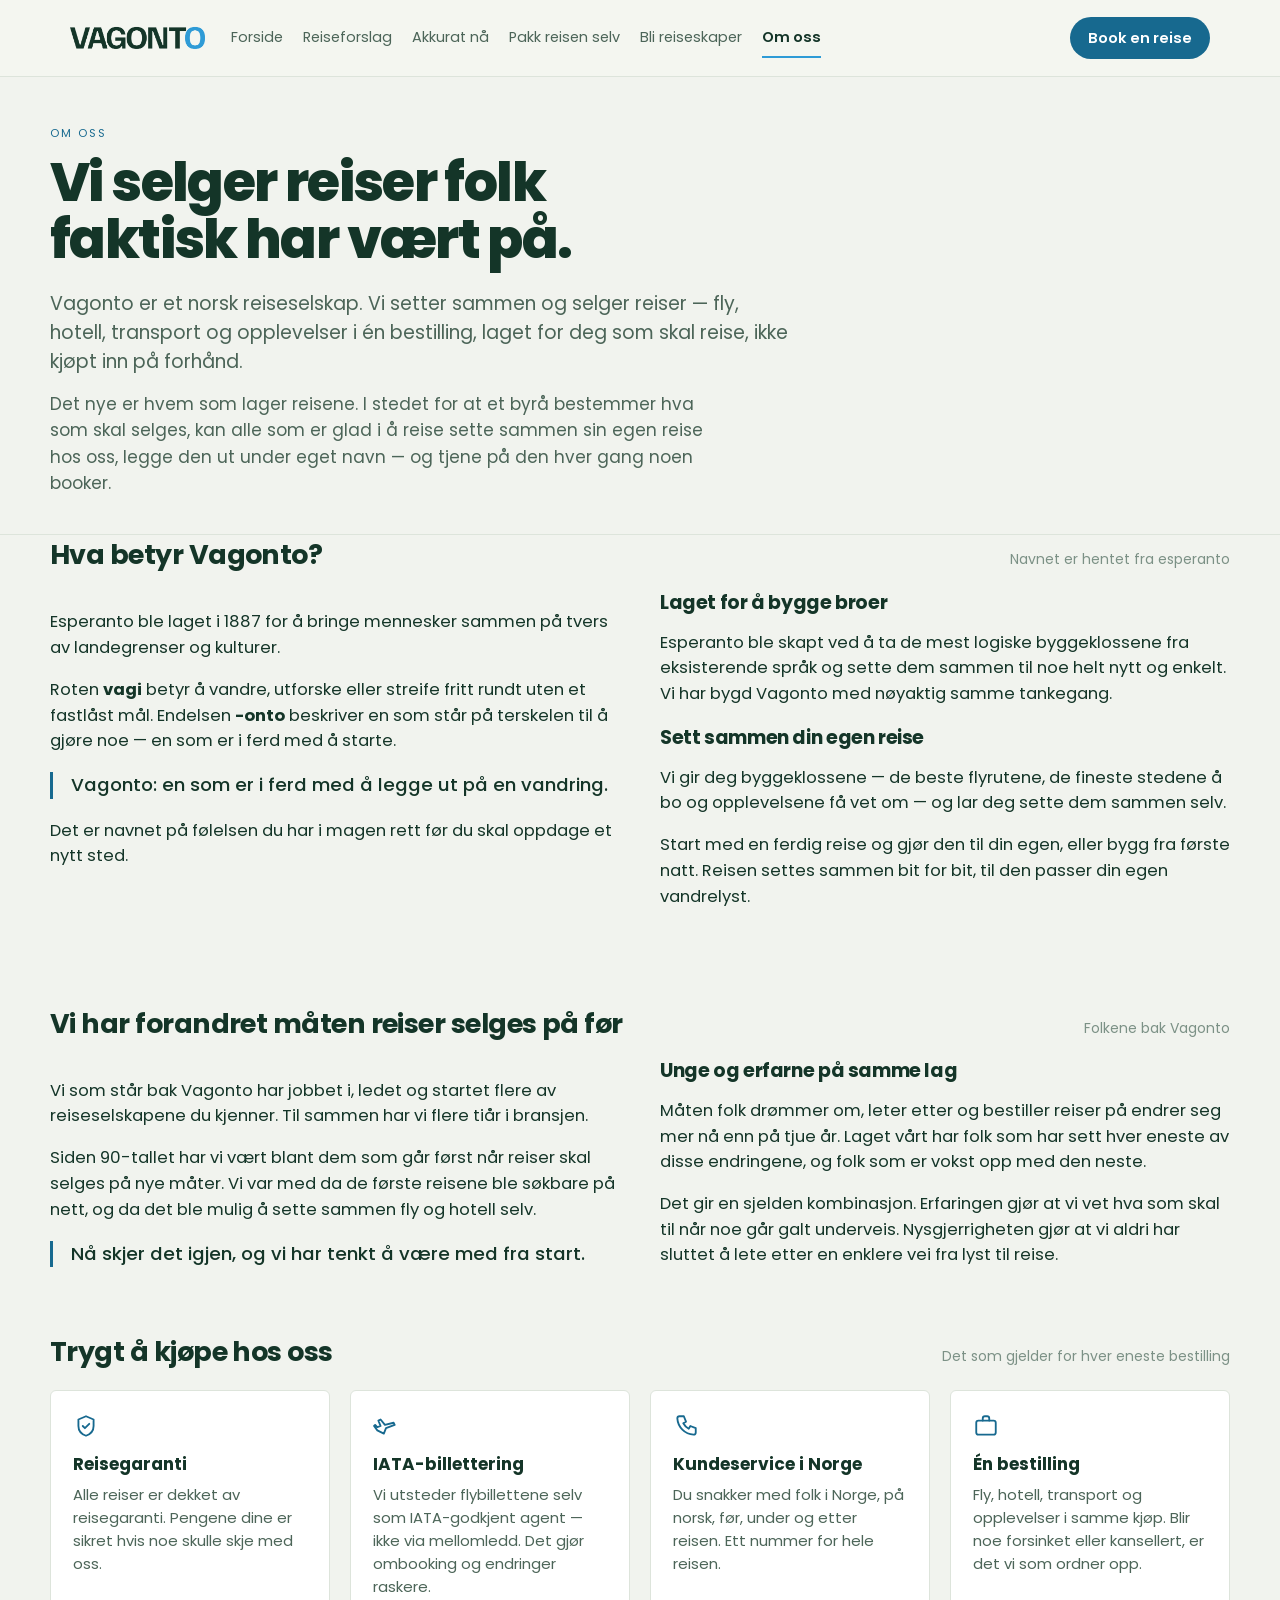
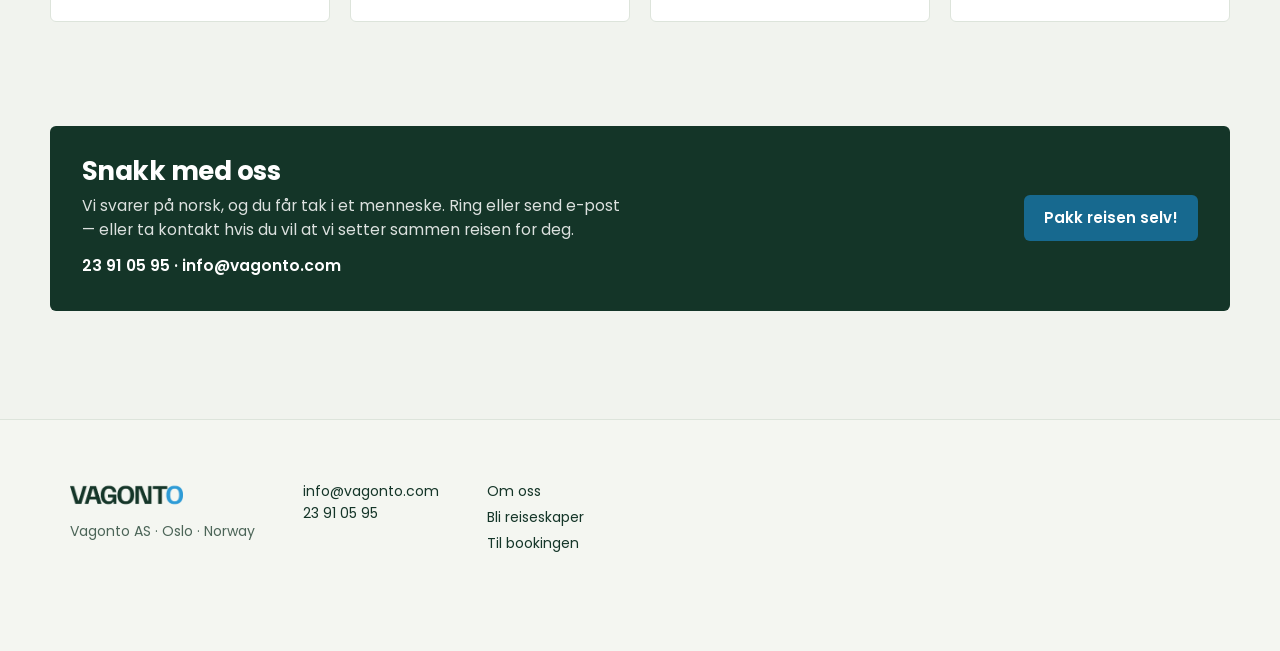
<file: om-oss.html>
<!doctype html><html lang="no"><head><meta charset="utf-8"><meta name=viewport content="width=device-width,initial-scale=1"><style>:root{color-scheme:light}body{margin:0;padding:0;font:14px -apple-system,BlinkMacSystemFont,sans-serif;background:#faf9f5;color:#141413}img{max-width:100%}[hidden]:not([hidden=until-found]){display:none!important}</style>
<title>Om Vagonto – erfaringen og navnet bak reisene</title>
<link rel="preconnect" href="https://fonts.googleapis.com">
<link rel="preconnect" href="https://fonts.gstatic.com" crossorigin>
<link rel="stylesheet" href="https://fonts.googleapis.com/css2?family=Familjen+Grotesk:wght@700&family=Anton&family=Poppins:wght@400;500;600;700;800&display=swap">
<style>
:root{
  --ground:#F1F3EE;--surface:#FFFFFF;--surface-2:#E4EAE3;--band:#E4EAE3;
  --ink:#143528;--ink-soft:#4C6558;--ink-faint:#7C9186;
  --line:#DDE4DB;--line-strong:#C2CFC2;
  --accent:#143528;--accent-ink:#FFFFFF;--hot:#17698F;--hot-soft:#DFEFF9;
  --shadow:0 1px 2px rgba(57,57,57,.06),0 10px 30px rgba(57,57,57,.10);--radius:6px;--brand:#2E9BD6;--btn:#17698F;--btn-ink:#FFFFFF;
}
@media (prefers-color-scheme: dark){
  :root:not([data-theme="light"]){
    --ground:#0E1712;--surface:#16241D;--surface-2:#22322A;--band:#22322A;
    --ink:#E7EEE8;--ink-soft:#A3B6AA;--ink-faint:#7A8D82;
    --line:#2C3A33;--line-strong:#3E4E45;
    --accent:#2E9BD6;--accent-ink:#08222F;--hot:#6EC1EA;--hot-soft:#10303F;
    --shadow:0 1px 2px rgba(0,0,0,.45),0 12px 34px rgba(0,0,0,.42);
  }
}
:root[data-theme="dark"]{
  --ground:#0E1712;--surface:#16241D;--surface-2:#22322A;--band:#22322A;
  --ink:#E7EEE8;--ink-soft:#A3B6AA;--ink-faint:#7A8D82;
  --line:#2C3A33;--line-strong:#3E4E45;
  --accent:#2E9BD6;--accent-ink:#08222F;--hot:#6EC1EA;--hot-soft:#10303F;
  --shadow:0 1px 2px rgba(0,0,0,.45),0 12px 34px rgba(0,0,0,.42);
}
*{box-sizing:border-box}
body{margin:0;background:var(--ground);color:var(--ink);font-family:"Poppins","Segoe UI",Helvetica,Arial,sans-serif;font-size:16.5px;line-height:1.55;-webkit-font-smoothing:antialiased}
h1,h2,h3{font-family:"Poppins",Helvetica,Arial,sans-serif;margin:0;line-height:1.06;letter-spacing:-.02em;text-wrap:balance}
a{color:inherit;text-decoration:none}
button{font:inherit;color:inherit;cursor:pointer;border:0;background:none}
:focus-visible{outline:2px solid var(--hot);outline-offset:3px}
.wrap{width:min(1180px,calc(100% - 40px));margin-inline:auto}
.spacer{flex:1}

header.top{position:sticky;top:0;z-index:40;background:color-mix(in srgb,var(--band) 92%,transparent);backdrop-filter:blur(10px);border-bottom:1px solid var(--line)}
.topbar{display:flex;align-items:center;gap:20px;height:74px}
.brand{display:flex;align-items:center;flex:none;color:var(--ink)}
.lock{--H:38px;--d:calc(var(--H)/4);display:flex;align-items:center;gap:var(--d);color:var(--ink)}
.lock svg{width:var(--H);height:var(--H);display:block;flex:none}
.lock .ordm{font-family:"Familjen Grotesk","Poppins",Helvetica,sans-serif;font-weight:700;letter-spacing:-.045em;line-height:1;font-size:calc(var(--H)*.62);color:var(--ink);white-space:nowrap}
.lock .ordm span{color:var(--brand)}
nav.main{display:flex;gap:20px;font-size:15px;color:var(--ink-soft)}
nav.main a:hover{color:var(--ink)}
.demo-chip{font-size:10px;letter-spacing:.12em;text-transform:uppercase;color:var(--ink-faint);border:1px dashed var(--line-strong);padding:3px 8px}
.btn{display:inline-flex;align-items:center;justify-content:center;gap:8px;padding:11px 20px;font-weight:600;font-size:15px;border-radius:var(--radius);transition:transform .12s ease,background .15s ease,border-color .15s ease,color .15s ease}
.btn:hover{transform:translateY(-1px)}
.btn-primary{background:var(--btn);color:var(--btn-ink)}
.btn-ghost{border:1px solid var(--line-strong)}
.btn-ghost:hover{border-color:var(--hot);color:var(--hot)}

/* profil */
.profil{padding:48px 0 38px;border-bottom:1px solid var(--line)}
.pgrid{display:grid;grid-template-columns:150px 1fr auto;gap:30px;align-items:start}
.pfoto{width:150px;height:150px;border-radius:50%;overflow:hidden;box-shadow:0 0 0 4px var(--surface),0 0 0 5px var(--line);background:var(--surface-2)}
.pfoto svg{width:100%;height:100%;display:block}
.pnavn{font-size:clamp(30px,4vw,44px);font-weight:800;letter-spacing:-.03em}
.phandle{font-size:16px;color:var(--hot);font-weight:600;margin-top:4px}
.pbio{font-size:17.5px;color:var(--ink-soft);max-width:62ch;margin:16px 0 0}
.psted{display:inline-flex;align-items:center;gap:7px;font-size:14px;color:var(--ink-faint);margin-top:12px}
.pkanaler{display:flex;gap:8px;flex-wrap:wrap;margin-top:14px}
.kanal{font-size:13px;padding:5px 11px;border:1px solid var(--line-strong);border-radius:99px;color:var(--ink-soft)}
.ptall{display:grid;gap:14px;text-align:right}
.ptall div b{display:block;font-size:28px;font-weight:800;letter-spacing:-.03em;line-height:1.1}
.ptall div span{font-size:13.5px;color:var(--ink-faint)}

/* om meg */
.om{padding:42px 0;border-bottom:1px solid var(--line)}
.om-grid{display:grid;grid-template-columns:1fr 1fr;gap:40px}
.om h2{font-size:23px;font-weight:700;margin-bottom:12px}
.om p{margin:0 0 12px;color:var(--ink-soft);font-size:16.3px}
.sitat{border-left:3px solid var(--hot);padding-left:18px;font-size:18.5px;line-height:1.45;color:var(--ink);font-weight:500}

/* reiser */
.section{padding:42px 0}
.shode{display:flex;align-items:baseline;justify-content:space-between;gap:20px;flex-wrap:wrap;margin-bottom:22px}
.shode h2{font-size:27px;font-weight:700;letter-spacing:-.02em}
.shode span{font-size:14px;color:var(--ink-faint)}
.grid{display:grid;grid-template-columns:repeat(auto-fill,minmax(258px,1fr));gap:24px}
.card{display:flex;flex-direction:column;background:var(--surface);border:1px solid var(--line);border-radius:var(--radius);overflow:hidden;transition:transform .18s ease,box-shadow .18s ease,border-color .18s ease}
.card:hover{transform:translateY(-4px);box-shadow:var(--shadow);border-color:var(--line-strong)}
.poster{position:relative;aspect-ratio:3/4;overflow:hidden;background:#111}
.poster svg,.poster img{width:100%;height:100%;display:block;object-fit:cover}
.poster .land{position:absolute;left:0;right:0;bottom:0;padding:14px;font-weight:700;text-transform:uppercase;font-size:20px;color:#fff;text-shadow:0 1px 14px rgba(0,0,0,.45);line-height:1.05}
.poster .land small{display:block;font-weight:400;font-size:10.5px;letter-spacing:.16em;opacity:.85;margin-bottom:5px}
.card-body{padding:15px 16px 17px;display:flex;flex-direction:column;gap:8px;flex:1}
.card h3{font-size:19px;font-weight:700}
.meta{font-size:11.5px;letter-spacing:.08em;color:var(--ink-faint);text-transform:uppercase}
.teaser{font-size:14.5px;color:var(--ink-soft);line-height:1.45}
.card-foot{margin-top:auto;padding-top:12px;border-top:1px solid var(--line);display:flex;align-items:flex-end;justify-content:space-between;gap:10px}
.from{font-size:13px;color:var(--ink-faint)}
.from b{display:block;font-weight:700;font-size:18px;color:var(--ink);font-variant-numeric:tabular-nums}
.go{font-size:14px;font-weight:600;color:var(--hot);white-space:nowrap}

/* bunn-cta */
.cta{background:var(--accent);color:var(--accent-ink);border-radius:var(--radius);padding:32px;display:grid;grid-template-columns:1fr auto;gap:26px;align-items:center;margin:20px 0 10px}
.cta h2{font-size:26px;font-weight:700}
.cta p{margin:9px 0 0;opacity:.85;max-width:60ch;font-size:15.6px}

footer{border-top:1px solid var(--line);margin-top:40px;padding:30px 0 56px;color:var(--ink-faint);font-size:14px}
.foot{display:flex;justify-content:space-between;gap:26px;flex-wrap:wrap}

@media (max-width:900px){
  .pgrid{grid-template-columns:1fr}
  .ptall{grid-template-columns:repeat(3,1fr);text-align:left;gap:10px}
  .om-grid,.cta{grid-template-columns:1fr}
  nav.main,.demo-chip{display:none}
  .pfoto{width:110px;height:110px}
}
@media (prefers-reduced-motion:reduce){*{transition:none!important}}

.tgrid{display:grid;grid-template-columns:repeat(auto-fill,minmax(250px,1fr));gap:20px}
.tkort{background:var(--surface);border:1px solid var(--line);border-radius:var(--radius);padding:22px}
.tkort svg{width:26px;height:26px;color:var(--hot);display:block;margin-bottom:12px}
.tkort b{display:block;font-size:17px;margin-bottom:7px}
.tkort p{margin:0;font-size:14.8px;color:var(--ink-soft)}
.card{align-items:stretch}
</style>
<meta name="description" content="Vagonto er et norsk reiseselskap der du setter sammen fly, hotell og opplevelser selv, og booker alt i én bestilling.">
<meta name="robots" content="noindex, nofollow"><!-- FJERNES VED LANSERING -->
<link rel="icon" href="favicon.svg" type="image/svg+xml">
<link rel="icon" href="favicon-32.png" sizes="32x32" type="image/png">
<link rel="apple-touch-icon" href="apple-touch-icon.png">
<link rel="stylesheet" href="chrome.css">
</head>
<body>
<header class="vg-top"><div class="vg-in"><a class="vg-logo" href="index.html"><img src="img/vagonto-logo.png" alt="Vagonto"></a><nav class="vg-nav" aria-label="Hovedmeny"><a href="index.html">Forside</a><a href="reiseforslag.html">Reiseforslag</a><a href="akkurat-na.html">Akkurat nå</a><a href="pakk-reisen-selv.html">Pakk reisen selv</a><a href="bli-reiseskaper.html">Bli reiseskaper</a><a href="om-oss.html" aria-current="page">Om oss</a></nav><a class="vg-cta" href="https://booking.vagonto.com/no/?tripType=FLIGHT_HOTEL">Book en reise</a></div></header>
<header data-old hidden style="display:none" class="top">
  <div class="wrap topbar">
    <a class="brand" id="brandLink" href="#" aria-label="Vagonto">
      <span class="lock" style="--H:38px"><svg viewBox="0 0 64 64" aria-hidden="true"><circle cx="15" cy="47" r="8" fill="none" stroke="currentColor" stroke-width="4.5"/><path d="M21.5 41.5 C29 38.5, 25.5 31.5, 33 30.5 C40 29.5, 38.5 24.5, 43.5 21.5" fill="none" stroke="currentColor" stroke-width="4.5" stroke-linecap="round"/><circle cx="49" cy="17" r="8" fill="var(--brand)"/></svg><span class="ordm">VAGONT<span>O</span></span></span>
    </a>
    <nav class="main">
      <a id="forsideLink" href="#">Reiseforslag</a>
      <a href="#navnet">Navnet</a>
            <a href="#trygghet">Trygghet</a>
      <a href="#kontakt">Kontakt</a>
    </nav>
    <div class="spacer"></div>
    <span class="demo-chip">Demo</span>
    <a class="btn btn-primary" id="skaperLink" href="#">Pakk reisen selv!</a>
  </div>
</header>

<main>
<section class="profil" style="border-bottom:1px solid var(--line)">
  <div class="wrap" style="max-width:none">
    <div class="kicker" style="font-size:11px;letter-spacing:.18em;text-transform:uppercase;color:var(--hot);margin-bottom:12px">Om oss</div>
    <h1 style="font-size:clamp(32px,4.6vw,54px);font-weight:800;letter-spacing:-.03em;max-width:20ch">Vi selger reiser folk faktisk har vært på.</h1>
    <p style="font-size:19px;color:var(--ink-soft);max-width:62ch;margin:20px 0 0">Vagonto er et norsk reiseselskap. Vi setter sammen og selger reiser — fly, hotell, transport og opplevelser i én bestilling, laget for deg som skal reise, ikke kjøpt inn på forhånd.</p>
    <p style="font-size:17px;color:var(--ink-soft);max-width:62ch;margin:14px 0 0">Det nye er hvem som lager reisene. I stedet for at et byrå bestemmer hva som skal selges, kan alle som er glad i å reise sette sammen sin egen reise hos oss, legge den ut under eget navn — og tjene på den hver gang noen booker.</p>
  </div>
</section>


<section class="section wrap" id="navnet" style="padding-top:6px">
  <div class="shode"><h2>Hva betyr Vagonto?</h2><span>Navnet er hentet fra esperanto</span></div>
  <div class="om-grid">
    <div>
      <p>Esperanto ble laget i 1887 for å bringe mennesker sammen på tvers av landegrenser og kulturer.</p>
      <p>Roten <b>vagi</b> betyr å vandre, utforske eller streife fritt rundt uten et fastlåst mål. Endelsen <b>-onto</b> beskriver en som står på terskelen til å gjøre noe — en som er i ferd med å starte.</p>
      <p class="sitat">Vagonto: en som er i ferd med å legge ut på en vandring.</p>
      <p>Det er navnet på følelsen du har i magen rett før du skal oppdage et nytt sted.</p>
    </div>
    <div>
      <h3 style="font-size:19px;font-weight:700;margin:0 0 9px">Laget for å bygge broer</h3>
      <p>Esperanto ble skapt ved å ta de mest logiske byggeklossene fra eksisterende språk og sette dem sammen til noe helt nytt og enkelt. Vi har bygd Vagonto med nøyaktig samme tankegang.</p>
      <h3 style="font-size:19px;font-weight:700;margin:22px 0 9px">Sett sammen din egen reise</h3>
      <p>Vi gir deg byggeklossene — de beste flyrutene, de fineste stedene å bo og opplevelsene få vet om — og lar deg sette dem sammen selv.</p>
      <p>Start med en ferdig reise og gjør den til din egen, eller bygg fra første natt. Reisen settes sammen bit for bit, til den passer din egen vandrelyst.</p>
    </div>
  </div>
</section>


<section class="section wrap" id="erfaring">
  <div class="shode"><h2>Vi har forandret måten reiser selges på før</h2><span>Folkene bak Vagonto</span></div>
  <div class="om-grid">
    <div>
      <p>Vi som står bak Vagonto har jobbet i, ledet og startet flere av reiseselskapene du kjenner. Til sammen har vi flere tiår i bransjen.</p>
      <p>Siden 90-tallet har vi vært blant dem som går først når reiser skal selges på nye måter. Vi var med da de første reisene ble søkbare på nett, og da det ble mulig å sette sammen fly og hotell selv.</p>
      <p class="sitat">Nå skjer det igjen, og vi har tenkt å være med fra start.</p>
    </div>
    <div>
      <h3 style="font-size:19px;font-weight:700;margin:0 0 9px">Unge og erfarne på samme lag</h3>
      <p>Måten folk drømmer om, leter etter og bestiller reiser på endrer seg mer nå enn på tjue år. Laget vårt har folk som har sett hver eneste av disse endringene, og folk som er vokst opp med den neste.</p>
      <p>Det gir en sjelden kombinasjon. Erfaringen gjør at vi vet hva som skal til når noe går galt underveis. Nysgjerrigheten gjør at vi aldri har sluttet å lete etter en enklere vei fra lyst til reise.</p>
    </div>
  </div>
</section>

<section class="section wrap" id="trygghet" style="padding-top:10px">
  <div class="shode"><h2>Trygt å kjøpe hos oss</h2><span>Det som gjelder for hver eneste bestilling</span></div>
  <div class="tgrid" id="tgrid"></div>
</section>

<section class="section wrap" id="kontakt">
  <div class="cta">
    <div>
      <h2>Snakk med oss</h2>
      <p>Vi svarer på norsk, og du får tak i et menneske. Ring eller send e-post — eller ta kontakt hvis du vil at vi setter sammen reisen for deg.</p>
      <p style="margin-top:12px;font-weight:600;opacity:1">23 91 05 95 · info@vagonto.com</p>
    </div>
    <a class="btn btn-primary" id="skaperLink3" href="#">Pakk reisen selv!</a>
  </div>
</section>
</main>

<footer data-old hidden style="display:none">
  <div class="wrap foot">
    <div>
      <div style="margin-bottom:9px"><span class="lock" style="--H:30px"><svg viewBox="0 0 64 64" aria-hidden="true"><circle cx="15" cy="47" r="8" fill="none" stroke="currentColor" stroke-width="4.5"/><path d="M21.5 41.5 C29 38.5, 25.5 31.5, 33 30.5 C40 29.5, 38.5 24.5, 43.5 21.5" fill="none" stroke="currentColor" stroke-width="4.5" stroke-linecap="round"/><circle cx="49" cy="17" r="8" fill="var(--brand)"/></svg><span class="ordm">VAGONT<span>O</span></span></span></div>
      Vagonto AS · Oslo · Norway
    </div>
    <div style="max-width:46ch">Prototype. Portrettene er illustrasjoner, ikke fotografier.</div>
  </div>
</footer>

<script>
const FORSIDE="reiseforslag.html";
const SKAPER="pakk-reisen-selv.html";


const TRYGGHET=[
 {t:"Reisegaranti", d:"Alle reiser er dekket av reisegaranti. Pengene dine er sikret hvis noe skulle skje med oss.", i:"skjold"},
 {t:"IATA-billettering", d:"Vi utsteder flybillettene selv som IATA-godkjent agent — ikke via mellomledd. Det gjør ombooking og endringer raskere.", i:"fly"},
 {t:"Kundeservice i Norge", d:"Du snakker med folk i Norge, på norsk, før, under og etter reisen. Ett nummer for hele reisen.", i:"telefon"},
 {t:"Én bestilling", d:"Fly, hotell, transport og opplevelser i samme kjøp. Blir noe forsinket eller kansellert, er det vi som ordner opp.", i:"koffert"}
];

const HUD=["#F3CBA9","#E3AC80","#C98A5A","#9C6238","#7A4A28","#F8DFC6"];
const HAAR=["#2A2422","#4E3524","#8C5A2B","#C9A24B","#7E7E7E","#3B2C6B","#B34A3A"];
const TROYE=["#2947CC","#E11B1B","#3F8F6E","#DA7B2C","#6B5AA8","#2F2F33","#1E7A88"];
const BAK=["#EBD9D9","#DCE4FB","#E2F0E7","#FBEBD9","#EFE1F5","#E1EEF2"];
function portrett(seed,kjonn){
  const r=n=>{const x=Math.sin(seed*37.3+n*11.7)*10000;return x-Math.floor(x);};
  const hud=HUD[Math.floor(r(1)*HUD.length)], haar=HAAR[Math.floor(r(2)*HAAR.length)];
  const troye=TROYE[Math.floor(r(3)*TROYE.length)], bak=BAK[Math.floor(r(4)*BAK.length)];
  let v=Math.floor(r(5)*5);
  if(kjonn==="m"){const m=[0,3,4]; v=m[Math.floor(r(6)*m.length)];}
  if(kjonn==="k"){const k=[1,2]; v=k[Math.floor(r(6)*k.length)];}
  const id="p"+seed;
  let hair="";
  if(v===0) hair=`<path d="M18 27 C18 13, 46 13, 46 27 C42 20, 22 20, 18 27z" fill="${haar}"/>`;
  else if(v===1) hair=`<path d="M17 46 C13 30, 16 12, 32 12 C48 12, 51 30, 47 46 L41 46 C45 32, 44 18, 32 18 C20 18, 19 32, 23 46 z" fill="${haar}"/>`;
  else if(v===2) hair=`<circle cx="32" cy="9" r="6" fill="${haar}"/><path d="M18 27 C18 13, 46 13, 46 27 C42 20, 22 20, 18 27z" fill="${haar}"/>`;
  else if(v===3) hair=`<circle cx="23" cy="18" r="8" fill="${haar}"/><circle cx="32" cy="14" r="9" fill="${haar}"/><circle cx="41" cy="18" r="8" fill="${haar}"/>`;
  else hair=`<path d="M17 25 C17 13, 47 13, 47 25 z" fill="${haar}"/><rect x="15" y="23" width="34" height="5" rx="2.5" fill="rgba(0,0,0,.25)"/>`;
  return `<svg viewBox="0 0 64 64" aria-hidden="true">
    <defs><clipPath id="${id}"><circle cx="32" cy="32" r="32"/></clipPath></defs>
    <g clip-path="url(#${id})">
      <rect width="64" height="64" fill="${bak}"/>
      ${v===1?hair:""}
      <path d="M7 64 C9 50, 21 43, 32 43 C43 43, 55 50, 57 64 Z" fill="${troye}"/>
      <rect x="27" y="34" width="10" height="11" rx="4" fill="${hud}" opacity=".85"/>
      <circle cx="19" cy="28" r="3" fill="${hud}"/><circle cx="45" cy="28" r="3" fill="${hud}"/>
      <ellipse cx="32" cy="27" rx="13" ry="15" fill="${hud}"/>
      ${v===1?"":hair}
      <circle cx="27" cy="28" r="1.6" fill="#2A2523"/><circle cx="37" cy="28" r="1.6" fill="#2A2523"/>
      <path d="M29 34 q3 2.6 6 0" stroke="#2A2523" stroke-width="1.4" fill="none" stroke-linecap="round"/>
    </g></svg>`;
}


const IKON={
 skjold:'<path d="M12 3l7 3v6c0 4.4-3 7.6-7 9-4-1.4-7-4.6-7-9V6z"/><path d="M9 12l2 2 4-4"/>',
 fly:'<path d="M10 19l2-5 8-3-1-2-8 2-4-5-2 1 2 5-3 1-2-2-1 1 3 4z"/>',
 telefon:'<path d="M6 3h4l2 5-2.5 1.5a12 12 0 005 5L16 12l5 2v4a2 2 0 01-2 2A16 16 0 014 5a2 2 0 012-2z"/>',
 koffert:'<rect x="3" y="7" width="18" height="13" rx="2"/><path d="M9 7V5a2 2 0 012-2h2a2 2 0 012 2v2"/>'
};


document.getElementById("tgrid").innerHTML=TRYGGHET.map(t=>`
  <div class="tkort">
    <svg viewBox="0 0 24 24" fill="none" stroke="currentColor" stroke-width="1.7" stroke-linecap="round" stroke-linejoin="round">${IKON[t.i]}</svg>
    <b>${t.t}</b>
    <p>${t.d}</p>
  </div>`).join("");

document.getElementById("brandLink").href=FORSIDE;
document.getElementById("forsideLink").href=FORSIDE;
["skaperLink","skaperLink3"].forEach(id=>{const a=document.getElementById(id);if(a)a.href=SKAPER;});
</script>


<footer class="vg-foot"><div class="vg-in"><div><a href="index.html"><img src="img/vagonto-logo.png" alt="Vagonto"></a>Vagonto AS · Oslo · Norway</div><div><a href="mailto:info@vagonto.com">info@vagonto.com</a><br><a href="tel:+4723910595">23 91 05 95</a></div><nav><a href="om-oss.html">Om oss</a><a href="bli-reiseskaper.html">Bli reiseskaper</a><a href="https://booking.vagonto.com/no/?tripType=FLIGHT_HOTEL">Til bookingen</a></nav></div></footer>
</body></html>
</file>
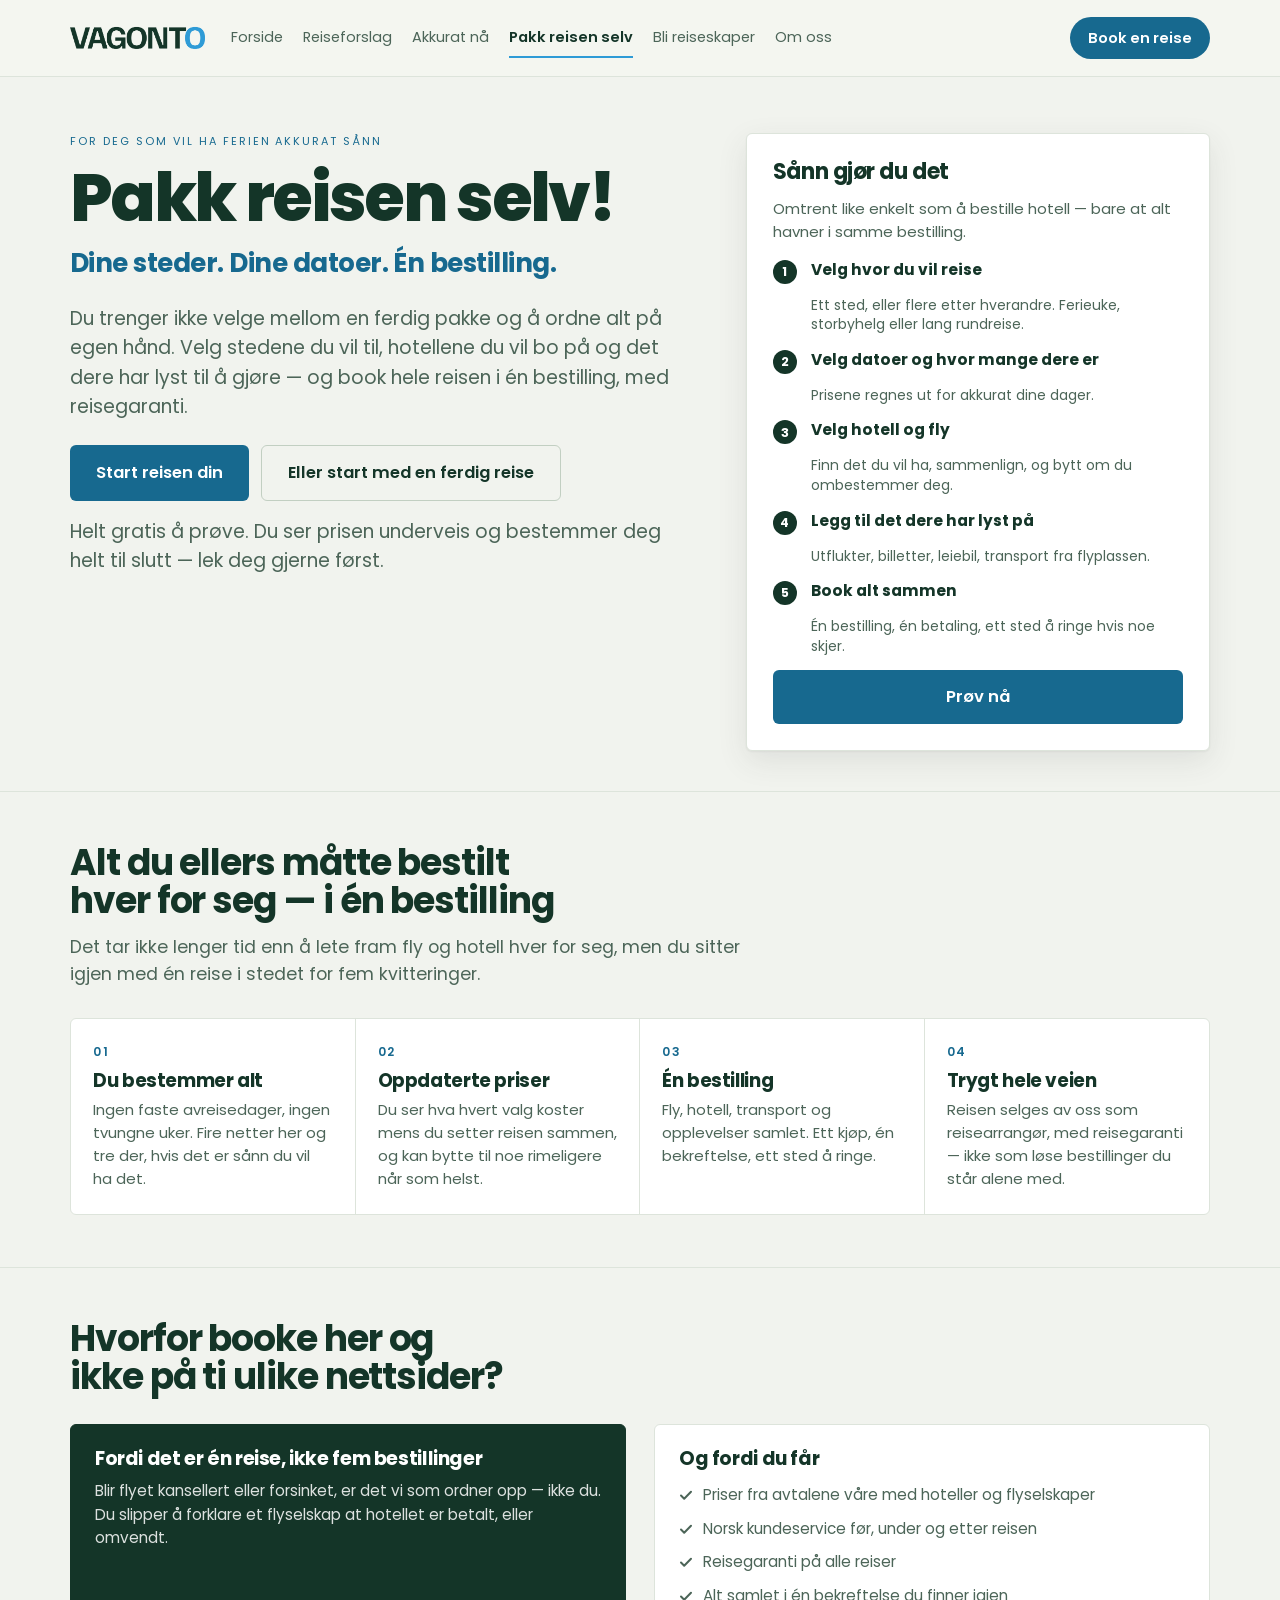
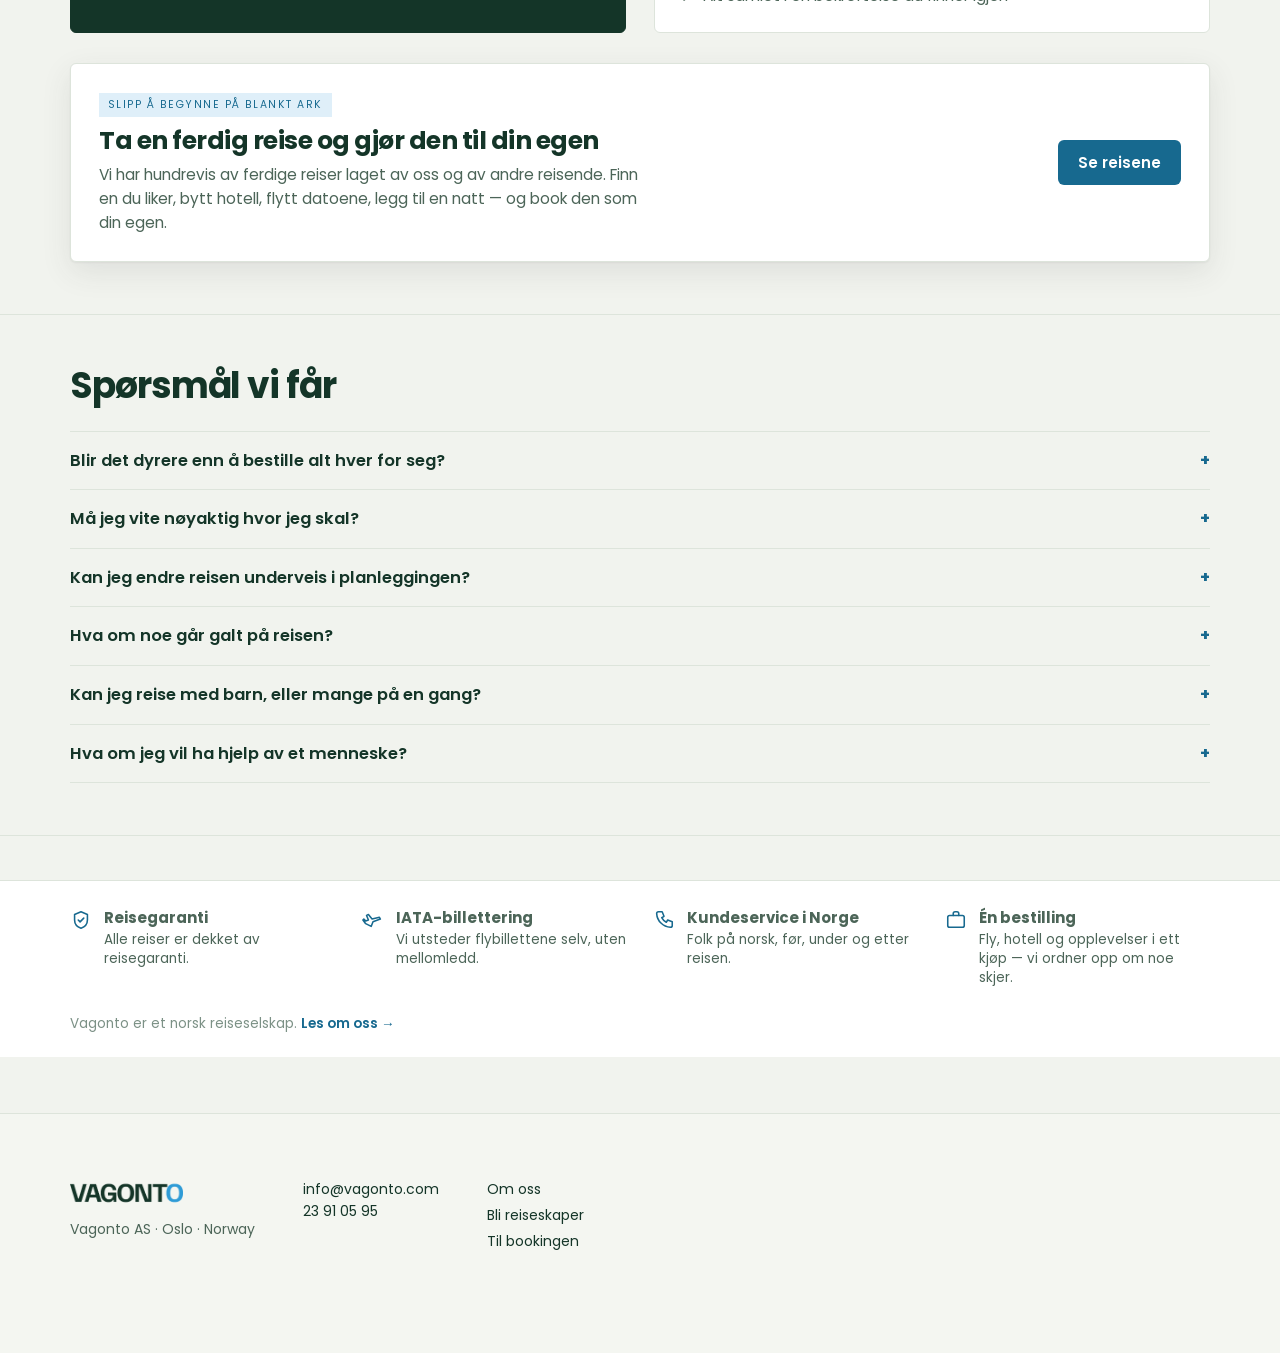
<file: pakk-reisen-selv.html>
<!doctype html><html lang="no"><head><meta charset="utf-8"><meta name=viewport content="width=device-width,initial-scale=1"><style>:root{color-scheme:light}body{margin:0;padding:0;font:14px -apple-system,BlinkMacSystemFont,sans-serif;background:#faf9f5;color:#141413}img{max-width:100%}[hidden]:not([hidden=until-found i]){display:none!important}</style>
<title>Pakk reisen selv – fly, hotell og opplevelser i én bestilling | Vagonto</title>
<link rel="preconnect" href="https://fonts.googleapis.com">
<link rel="preconnect" href="https://fonts.gstatic.com" crossorigin>
<link rel="stylesheet" href="https://fonts.googleapis.com/css2?family=Familjen+Grotesk:wght@700&family=Anton&family=Poppins:wght@400;500;600;700;800&display=swap">
<style>
:root{
  --ground:#F1F3EE;--surface:#FFFFFF;--surface-2:#E4EAE3;--band:#E4EAE3;
  --ink:#143528;--ink-soft:#4C6558;--ink-faint:#7C9186;
  --line:#DDE4DB;--line-strong:#C2CFC2;
  --accent:#143528;--accent-ink:#FFFFFF;--hot:#17698F;--hot-soft:#DFEFF9;
  --shadow:0 1px 2px rgba(57,57,57,.06),0 10px 30px rgba(57,57,57,.10);--radius:6px;--brand:#2E9BD6;--btn:#17698F;--btn-ink:#FFFFFF;
}
@media (prefers-color-scheme: dark){
  :root:not([data-theme="light"]){
    --ground:#0E1712;--surface:#16241D;--surface-2:#22322A;--band:#22322A;
    --ink:#E7EEE8;--ink-soft:#A3B6AA;--ink-faint:#7A8D82;
    --line:#2C3A33;--line-strong:#3E4E45;
    --accent:#2E9BD6;--accent-ink:#08222F;--hot:#6EC1EA;--hot-soft:#10303F;
    --shadow:0 1px 2px rgba(0,0,0,.45),0 12px 34px rgba(0,0,0,.42);
  }
}
:root[data-theme="dark"]{
  --ground:#0E1712;--surface:#16241D;--surface-2:#22322A;--band:#22322A;
  --ink:#E7EEE8;--ink-soft:#A3B6AA;--ink-faint:#7A8D82;
  --line:#2C3A33;--line-strong:#3E4E45;
  --accent:#2E9BD6;--accent-ink:#08222F;--hot:#6EC1EA;--hot-soft:#10303F;
  --shadow:0 1px 2px rgba(0,0,0,.45),0 12px 34px rgba(0,0,0,.42);
}
*{box-sizing:border-box}
body{margin:0;background:var(--ground);color:var(--ink);font-family:"Poppins","Segoe UI",Helvetica,Arial,sans-serif;font-size:16.5px;line-height:1.55;-webkit-font-smoothing:antialiased}
h1,h2,h3{font-family:"Poppins",Helvetica,Arial,sans-serif;margin:0;line-height:1.05;letter-spacing:-.02em;text-wrap:balance}
a{color:inherit;text-decoration:none}
button{font:inherit;color:inherit;cursor:pointer;border:0;background:none}
:focus-visible{outline:2px solid var(--hot);outline-offset:3px}
.wrap{width:min(1140px,calc(100% - 40px));margin-inline:auto}
.spacer{flex:1}

header.top{position:sticky;top:0;z-index:40;background:color-mix(in srgb,var(--band) 92%,transparent);backdrop-filter:blur(10px);border-bottom:1px solid var(--line)}
.topbar{display:flex;align-items:center;gap:20px;height:74px}
.brand{display:flex;align-items:center;flex:none;color:var(--ink)}
.lock{--H:38px;--d:calc(var(--H)/4);display:flex;align-items:center;gap:var(--d);color:var(--ink)}
.lock svg{width:var(--H);height:var(--H);display:block;flex:none}
.lock .ordm{font-family:"Familjen Grotesk","Poppins",Helvetica,sans-serif;font-weight:700;letter-spacing:-.045em;line-height:1;font-size:calc(var(--H)*.62);color:var(--ink);white-space:nowrap}
.lock .ordm span{color:var(--brand)}
.demo-chip{font-size:10px;letter-spacing:.12em;text-transform:uppercase;color:var(--ink-faint);border:1px dashed var(--line-strong);padding:3px 8px}
nav.main{display:flex;gap:20px;font-size:15px;color:var(--ink-soft)}
nav.main a:hover{color:var(--ink)}
.btn{display:inline-flex;align-items:center;justify-content:center;gap:8px;padding:11px 20px;font-weight:600;font-size:15px;border-radius:var(--radius);transition:transform .12s ease,background .15s ease,border-color .15s ease,color .15s ease}
.btn:hover{transform:translateY(-1px)}
.btn-primary{background:var(--btn);color:var(--btn-ink)}
.btn-dark{background:var(--accent);color:var(--accent-ink)}
.btn-ghost{border:1px solid var(--line-strong)}
.btn-ghost:hover{border-color:var(--hot);color:var(--hot)}
.btn-lg{padding:14px 26px;font-size:16.5px}

/* hero */
.hero{padding:56px 0 40px;border-bottom:1px solid var(--line)}
.hero-grid{display:grid;grid-template-columns:1.15fr .85fr;gap:48px;align-items:start}
.kicker{font-size:11px;letter-spacing:.18em;text-transform:uppercase;color:var(--hot);margin-bottom:14px}
.hero h1{font-size:clamp(38px,5.6vw,66px);font-weight:800;letter-spacing:-.04em}
.hero .rytme{font-size:clamp(20px,2.4vw,26px);font-weight:700;color:var(--hot);letter-spacing:-.02em;margin:10px 0 0}
.hero p{font-size:19px;color:var(--ink-soft);max-width:50ch;margin:20px 0 0}
.hero .under{margin-top:24px;display:flex;gap:12px;flex-wrap:wrap}

/* skjema */
.form-card{background:var(--surface);border:1px solid var(--line);border-radius:var(--radius);padding:26px;box-shadow:var(--shadow);display:grid;gap:14px}
.form-card h2{font-size:22px;font-weight:700}
.form-card p.sub{margin:0;color:var(--ink-soft);font-size:15px}
label{display:block;font-size:13.5px;font-weight:600;margin-bottom:6px}
input[type=text],input[type=url],input[type=email]{width:100%;padding:11px 13px;border:1px solid var(--line-strong);border-radius:var(--radius);background:var(--ground);color:var(--ink);font:inherit;font-size:15px}
input:focus{border-color:var(--accent);outline:none}
.hint{font-size:12.5px;color:var(--ink-faint);margin-top:6px}
.takk{background:var(--hot-soft);border:1px solid var(--hot);color:var(--hot);padding:16px;border-radius:var(--radius);font-size:15px;display:none}
.takk.vis{display:block}

ol.pakkeliste{list-style:none;counter-reset:b;margin:0;padding:0;display:grid;gap:13px}
ol.pakkeliste li{counter-increment:b;display:grid;grid-template-columns:26px 1fr;gap:12px;align-items:start}
ol.pakkeliste li::before{content:counter(b);width:24px;height:24px;border-radius:50%;background:var(--accent);color:var(--accent-ink);font-size:12.5px;font-weight:700;display:grid;place-items:center;margin-top:2px}
ol.pakkeliste b{grid-column:2;display:block;font-size:15.4px}
ol.pakkeliste span{grid-column:2;display:block;font-size:14px;color:var(--ink-soft);line-height:1.4}

/* steg */
.section{padding:52px 0;border-bottom:1px solid var(--line)}
.section h2.big{font-size:clamp(26px,3.4vw,36px);font-weight:700;letter-spacing:-.03em;max-width:22ch}
.section p.lede{font-size:17.5px;color:var(--ink-soft);max-width:62ch;margin:14px 0 0}
.steg{display:grid;grid-template-columns:repeat(4,1fr);gap:0;border:1px solid var(--line);border-radius:var(--radius);background:var(--surface);margin-top:30px;overflow:hidden}
.steg > div{padding:24px 22px;border-right:1px solid var(--line)}
.steg > div:last-child{border-right:0}
.steg .num{font-size:12px;letter-spacing:.14em;color:var(--hot);font-weight:600}
.steg h3{font-size:18.5px;margin:10px 0 8px;font-weight:700}
.steg p{margin:0;font-size:14.8px;color:var(--ink-soft)}

/* betaling */
.split{display:grid;grid-template-columns:1fr 1fr;gap:28px;margin-top:28px}
.box{background:var(--surface);border:1px solid var(--line);border-radius:var(--radius);padding:24px}
.box h3{font-size:19px;font-weight:700;margin-bottom:10px}
.box p{margin:0;color:var(--ink-soft);font-size:15.3px}
.box.blue{background:var(--accent);color:var(--accent-ink);border-color:var(--accent)}
.box.blue p{color:inherit;opacity:.85}
ul.liste{margin:14px 0 0;padding:0;list-style:none;display:grid;gap:10px}
ul.liste li{display:flex;gap:10px;align-items:flex-start;font-size:15.3px;color:var(--ink-soft)}
ul.liste svg{flex:none;margin-top:5px}

/* konkurranse */
.comp{background:var(--surface);border:1px solid var(--line);border-radius:var(--radius);padding:26px 28px;display:grid;grid-template-columns:1fr auto;gap:26px;align-items:center;box-shadow:var(--shadow);margin-top:30px}
.comp .tag{display:inline-block;background:var(--hot-soft);color:var(--hot);font-size:10.5px;letter-spacing:.14em;text-transform:uppercase;padding:4px 9px;margin-bottom:11px}
.comp h2{font-size:25px;font-weight:700}
.comp p{margin:9px 0 0;color:var(--ink-soft);max-width:60ch;font-size:15.4px}
.countdown{display:flex;gap:8px;margin-bottom:12px}
.cd-unit{background:var(--surface-2);border:1px solid var(--line);padding:8px 12px;min-width:62px;text-align:center;border-radius:var(--radius)}
.cd-unit b{display:block;font-size:22px;line-height:1.2;font-variant-numeric:tabular-nums}
.cd-unit span{font-size:10px;color:var(--ink-faint);letter-spacing:.08em;text-transform:uppercase}

/* faq */
.faq{display:grid;gap:0;margin-top:26px;border-top:1px solid var(--line)}
.faq details{border-bottom:1px solid var(--line);padding:16px 0}
.faq summary{font-weight:600;font-size:16.5px;cursor:pointer;list-style:none;display:flex;justify-content:space-between;gap:16px}
.faq summary::-webkit-details-marker{display:none}
.faq summary::after{content:"+";color:var(--hot);font-weight:700}
.faq details[open] summary::after{content:"–"}
.faq p{margin:10px 0 0;color:var(--ink-soft);font-size:15.3px;max-width:70ch}

footer{padding:34px 0 60px;color:var(--ink-faint);font-size:14px}
.foot{display:flex;justify-content:space-between;gap:26px;flex-wrap:wrap}

@media (max-width:900px){
  .hero-grid,.split,.steg,.comp{grid-template-columns:1fr}
  .steg > div{border-right:0;border-bottom:1px solid var(--line)}
  .steg > div:last-child{border-bottom:0}
  nav.main,.demo-chip{display:none}
}
@media (prefers-reduced-motion:reduce){*{transition:none!important}}

/* trygghetsstripe */
.trygg{border-top:1px solid var(--line);background:var(--surface);margin-top:44px}
.trygg-in{display:grid;grid-template-columns:repeat(4,1fr);gap:26px;padding:26px 0}
.trygg-in > div{display:flex;gap:12px;align-items:flex-start}
.trygg-in svg{width:22px;height:22px;flex:none;color:var(--hot);margin-top:2px}
.trygg-in b{display:block;font-size:15px;margin-bottom:3px}
.trygg-in span{font-size:13.5px;color:var(--ink-soft);line-height:1.4}
.trygg .mer{padding:0 0 22px;font-size:13.5px;color:var(--ink-faint)}
.trygg .mer a{color:var(--hot);font-weight:600}
@media (max-width:900px){.trygg-in{grid-template-columns:1fr 1fr;gap:18px}}
@media (max-width:560px){.trygg-in{grid-template-columns:1fr}}
</style>
<meta name="description" content="Velg stedene, hotellene og opplevelsene du vil ha, og book hele reisen i én bestilling.">
<meta name="robots" content="noindex, nofollow"><!-- FJERNES VED LANSERING -->
<link rel="icon" href="favicon.svg" type="image/svg+xml">
<link rel="icon" href="favicon-32.png" sizes="32x32" type="image/png">
<link rel="apple-touch-icon" href="apple-touch-icon.png">
<link rel="stylesheet" href="chrome.css">
</head>
<body>
<header class="vg-top"><div class="vg-in"><a class="vg-logo" href="index.html"><img src="img/vagonto-logo.png" alt="Vagonto"></a><nav class="vg-nav" aria-label="Hovedmeny"><a href="index.html">Forside</a><a href="reiseforslag.html">Reiseforslag</a><a href="akkurat-na.html">Akkurat nå</a><a href="pakk-reisen-selv.html" aria-current="page">Pakk reisen selv</a><a href="bli-reiseskaper.html">Bli reiseskaper</a><a href="om-oss.html">Om oss</a></nav><a class="vg-cta" href="https://booking.vagonto.com/no/?tripType=FLIGHT_HOTEL">Book en reise</a></div></header>
<header data-old hidden style="display:none" class="top">
  <div class="wrap topbar">
    <a class="brand" id="brandLink" href="#top" aria-label="Vagonto">
      <span class="lock" style="--H:38px"><svg viewBox="0 0 64 64" aria-hidden="true"><circle cx="15" cy="47" r="8" fill="none" stroke="currentColor" stroke-width="4.5"/><path d="M21.5 41.5 C29 38.5, 25.5 31.5, 33 30.5 C40 29.5, 38.5 24.5, 43.5 21.5" fill="none" stroke="currentColor" stroke-width="4.5" stroke-linecap="round"/><circle cx="49" cy="17" r="8" fill="var(--brand)"/></svg><span class="ordm">VAGONT<span>O</span></span></span>
    </a>
    <nav class="main">
      <a id="tilbakeLink" href="#top">Reiseforslag</a>
      <a href="#slik">Slik gjør du det</a>
      <a href="#hvorfor">Hvorfor hos oss</a>
      <a href="#sporsmal">Spørsmål</a>
      <a data-om href="#">Om oss</a>
      <a id="skaperLenke" href="#">Tjen på reisene dine</a>
    </nav>
    <div class="spacer"></div>
    <span class="demo-chip">Demo</span>
    <a class="btn btn-dark" data-start href="#">Pakk reisen selv</a>
  </div>
</header>

<main id="top">
<section class="hero">
  <div class="wrap hero-grid">
    <div>
      <div class="kicker">For deg som vil ha ferien akkurat sånn</div>
      <h1>Pakk reisen selv!</h1>
      <p class="rytme">Dine steder. Dine datoer. Én bestilling.</p>
      <p>Du trenger ikke velge mellom en ferdig pakke og å ordne alt på egen hånd. Velg stedene du vil til, hotellene du vil bo på og det dere har lyst til å gjøre — og book hele reisen i én bestilling, med reisegaranti.</p>
      <div class="under">
        <a class="btn btn-primary btn-lg" data-start href="#">Start reisen din</a>
        <a class="btn btn-ghost btn-lg" id="forslagKnapp" href="#">Eller start med en ferdig reise</a>
      </div>
      <p class="hint" style="margin-top:16px">Helt gratis å prøve. Du ser prisen underveis og bestemmer deg helt til slutt — lek deg gjerne først.</p>
    </div>

    <div class="form-card">
      <h2>Sånn gjør du det</h2>
      <p class="sub">Omtrent like enkelt som å bestille hotell — bare at alt havner i samme bestilling.</p>
      <ol class="pakkeliste">
        <li><b>Velg hvor du vil reise</b><span>Ett sted, eller flere etter hverandre. Ferieuke, storbyhelg eller lang rundreise.</span></li>
        <li><b>Velg datoer og hvor mange dere er</b><span>Prisene regnes ut for akkurat dine dager.</span></li>
        <li><b>Velg hotell og fly</b><span>Finn det du vil ha, sammenlign, og bytt om du ombestemmer deg.</span></li>
        <li><b>Legg til det dere har lyst på</b><span>Utflukter, billetter, leiebil, transport fra flyplassen.</span></li>
        <li><b>Book alt sammen</b><span>Én bestilling, én betaling, ett sted å ringe hvis noe skjer.</span></li>
      </ol>
      <a class="btn btn-primary btn-lg" data-start href="#">Prøv nå</a>
    </div>
  </div>
</section>

<section class="section" id="slik">
  <div class="wrap">
    <h2 class="big">Alt du ellers måtte bestilt hver for seg — i én bestilling</h2>
    <p class="lede">Det tar ikke lenger tid enn å lete fram fly og hotell hver for seg, men du sitter igjen med én reise i stedet for fem kvitteringer.</p>
    <div class="steg">
      <div>
        <div class="num">01</div>
        <h3>Du bestemmer alt</h3>
        <p>Ingen faste avreisedager, ingen tvungne uker. Fire netter her og tre der, hvis det er sånn du vil ha det.</p>
      </div>
      <div>
        <div class="num">02</div>
        <h3>Oppdaterte priser</h3>
        <p>Du ser hva hvert valg koster mens du setter reisen sammen, og kan bytte til noe rimeligere når som helst.</p>
      </div>
      <div>
        <div class="num">03</div>
        <h3>Én bestilling</h3>
        <p>Fly, hotell, transport og opplevelser samlet. Ett kjøp, én bekreftelse, ett sted å ringe.</p>
      </div>
      <div>
        <div class="num">04</div>
        <h3>Trygt hele veien</h3>
        <p>Reisen selges av oss som reisearrangør, med reisegaranti — ikke som løse bestillinger du står alene med.</p>
      </div>
    </div>
  </div>
</section>

<section class="section" id="hvorfor">
  <div class="wrap">
    <h2 class="big">Hvorfor booke her og ikke på ti ulike nettsider?</h2>
    <div class="split">
      <div class="box blue">
        <h3>Fordi det er én reise, ikke fem bestillinger</h3>
        <p>Blir flyet kansellert eller forsinket, er det vi som ordner opp — ikke du. Du slipper å forklare et flyselskap at hotellet er betalt, eller omvendt.</p>
      </div>
      <div class="box">
        <h3>Og fordi du får</h3>
        <ul class="liste">
          <li><svg width="14" height="14" viewBox="0 0 14 14"><path d="M2 7.5l3.2 3.2L12 3.8" fill="none" stroke="currentColor" stroke-width="2" stroke-linecap="round" stroke-linejoin="round"/></svg><span>Priser fra avtalene våre med hoteller og flyselskaper</span></li>
          <li><svg width="14" height="14" viewBox="0 0 14 14"><path d="M2 7.5l3.2 3.2L12 3.8" fill="none" stroke="currentColor" stroke-width="2" stroke-linecap="round" stroke-linejoin="round"/></svg><span>Norsk kundeservice før, under og etter reisen</span></li>
          <li><svg width="14" height="14" viewBox="0 0 14 14"><path d="M2 7.5l3.2 3.2L12 3.8" fill="none" stroke="currentColor" stroke-width="2" stroke-linecap="round" stroke-linejoin="round"/></svg><span>Reisegaranti på alle reiser</span></li>
          <li><svg width="14" height="14" viewBox="0 0 14 14"><path d="M2 7.5l3.2 3.2L12 3.8" fill="none" stroke="currentColor" stroke-width="2" stroke-linecap="round" stroke-linejoin="round"/></svg><span>Alt samlet i én bekreftelse du finner igjen</span></li>
        </ul>
      </div>
    </div>

    <div class="comp">
      <div>
        <span class="tag">Slipp å begynne på blankt ark</span>
        <h2>Ta en ferdig reise og gjør den til din egen</h2>
        <p>Vi har hundrevis av ferdige reiser laget av oss og av andre reisende. Finn en du liker, bytt hotell, flytt datoene, legg til en natt — og book den som din egen.</p>
      </div>
      <div>
        <a class="btn btn-primary" style="width:100%" id="forslagKnapp2" href="#">Se reisene</a>
      </div>
    </div>
  </div>
</section>

<section class="section" id="sporsmal">
  <div class="wrap">
    <h2 class="big">Spørsmål vi får</h2>
    <div class="faq">
      <details>
        <summary>Blir det dyrere enn å bestille alt hver for seg?</summary>
        <p>Sjelden. Prisene kommer fra avtalene våre, og du ser summen mens du setter reisen sammen — så du kan alltid sammenligne før du bestemmer deg.</p>
      </details>
      <details>
        <summary>Må jeg vite nøyaktig hvor jeg skal?</summary>
        <p>Nei. Begynn med ett sted du vet du vil til, så ser du hva som ligger i nærheten. Eller start med en ferdig reise og endre på den.</p>
      </details>
      <details>
        <summary>Kan jeg endre reisen underveis i planleggingen?</summary>
        <p>Ja, så mye du vil. Ingenting er bestilt før du betaler.</p>
      </details>
      <details>
        <summary>Hva om noe går galt på reisen?</summary>
        <p>Da ringer du oss. Vi er reisearrangør for hele reisen, ikke bare et søkefelt som sender deg videre til andre.</p>
      </details>
      <details>
        <summary>Kan jeg reise med barn, eller mange på en gang?</summary>
        <p>Ja. Legg inn antall reisende og hvordan dere vil fordele rommene, så tilpasses både hotell og fly etter det.</p>
      </details>
      <details>
        <summary>Hva om jeg vil ha hjelp av et menneske?</summary>
        <p>Ta kontakt, så setter vi reisen sammen for deg. Du kan også lagre reisen underveis og be oss se over den.</p>
      </details>
    </div>
  </div>
</section>
</main>
<section class="trygg">
  <div class="wrap trygg-in">
    <div><svg viewBox="0 0 24 24" fill="none" stroke="currentColor" stroke-width="1.7" stroke-linecap="round" stroke-linejoin="round"><path d="M12 3l7 3v6c0 4.4-3 7.6-7 9-4-1.4-7-4.6-7-9V6z"/><path d="M9 12l2 2 4-4"/></svg>
      <span><b>Reisegaranti</b><span>Alle reiser er dekket av reisegaranti.</span></span></div>
    <div><svg viewBox="0 0 24 24" fill="none" stroke="currentColor" stroke-width="1.7" stroke-linecap="round" stroke-linejoin="round"><path d="M10 19l2-5 8-3-1-2-8 2-4-5-2 1 2 5-3 1-2-2-1 1 3 4z"/></svg>
      <span><b>IATA-billettering</b><span>Vi utsteder flybillettene selv, uten mellomledd.</span></span></div>
    <div><svg viewBox="0 0 24 24" fill="none" stroke="currentColor" stroke-width="1.7" stroke-linecap="round" stroke-linejoin="round"><path d="M6 3h4l2 5-2.5 1.5a12 12 0 005 5L16 12l5 2v4a2 2 0 01-2 2A16 16 0 014 5a2 2 0 012-2z"/></svg>
      <span><b>Kundeservice i Norge</b><span>Folk på norsk, før, under og etter reisen.</span></span></div>
    <div><svg viewBox="0 0 24 24" fill="none" stroke="currentColor" stroke-width="1.7" stroke-linecap="round" stroke-linejoin="round"><rect x="3" y="7" width="18" height="13" rx="2"/><path d="M9 7V5a2 2 0 012-2h2a2 2 0 012 2v2"/></svg>
      <span><b>Én bestilling</b><span>Fly, hotell og opplevelser i ett kjøp — vi ordner opp om noe skjer.</span></span></div>
  </div>
  <div class="wrap mer">Vagonto er et norsk reiseselskap. <a data-om href="#">Les om oss &rarr;</a></div>
</section>

<footer data-old hidden style="display:none">
  <div class="wrap foot">
    <div>
      <div style="margin-bottom:9px"><span class="lock" style="--H:30px"><svg viewBox="0 0 64 64" aria-hidden="true"><circle cx="15" cy="47" r="8" fill="none" stroke="currentColor" stroke-width="4.5"/><path d="M21.5 41.5 C29 38.5, 25.5 31.5, 33 30.5 C40 29.5, 38.5 24.5, 43.5 21.5" fill="none" stroke="currentColor" stroke-width="4.5" stroke-linecap="round"/><circle cx="49" cy="17" r="8" fill="var(--brand)"/></svg><span class="ordm">VAGONT<span>O</span></span></span></div>
      Vagonto AS · Oslo · Norway
    </div>
    <div style="max-width:46ch">Prototype. Navn og eksempler på siden er oppdiktede.</div>
  </div>
</footer>
<script>
/* Om-siden. I produksjon: /om-oss */
const OM_URL="om-oss.html";
document.addEventListener("DOMContentLoaded",()=>document.querySelectorAll("[data-om]").forEach(a=>{a.href=OM_URL;}));
/* Lenke tilbake til forsiden. I produksjon: "/" — i demoen artifact-adressen. */
const FORSIDE="reiseforslag.html";
document.getElementById("tilbakeLink").href=FORSIDE;
document.getElementById("brandLink").href=FORSIDE;

/* Registrering og reiseplanlegger ligger i motoren. */
const SKAPER_URL="bli-reiseskaper.html";
const START_URL="https://booking.vagonto.com/no/?tripType=TRIP_PLANNER";
(function(){const a=document.getElementById("skaperLenke");if(a)a.href=SKAPER_URL;})();
["forslagKnapp","forslagKnapp2"].forEach(id=>{const a=document.getElementById(id);if(a)a.href=FORSIDE;});
document.querySelectorAll("[data-start]").forEach(a=>{a.href=START_URL;a.target="_blank";a.rel="noopener";});
</script>


<footer class="vg-foot"><div class="vg-in"><div><a href="index.html"><img src="img/vagonto-logo.png" alt="Vagonto"></a>Vagonto AS · Oslo · Norway</div><div><a href="mailto:info@vagonto.com">info@vagonto.com</a><br><a href="tel:+4723910595">23 91 05 95</a></div><nav><a href="om-oss.html">Om oss</a><a href="bli-reiseskaper.html">Bli reiseskaper</a><a href="https://booking.vagonto.com/no/?tripType=FLIGHT_HOTEL">Til bookingen</a></nav></div></footer>
</body></html>
</file>
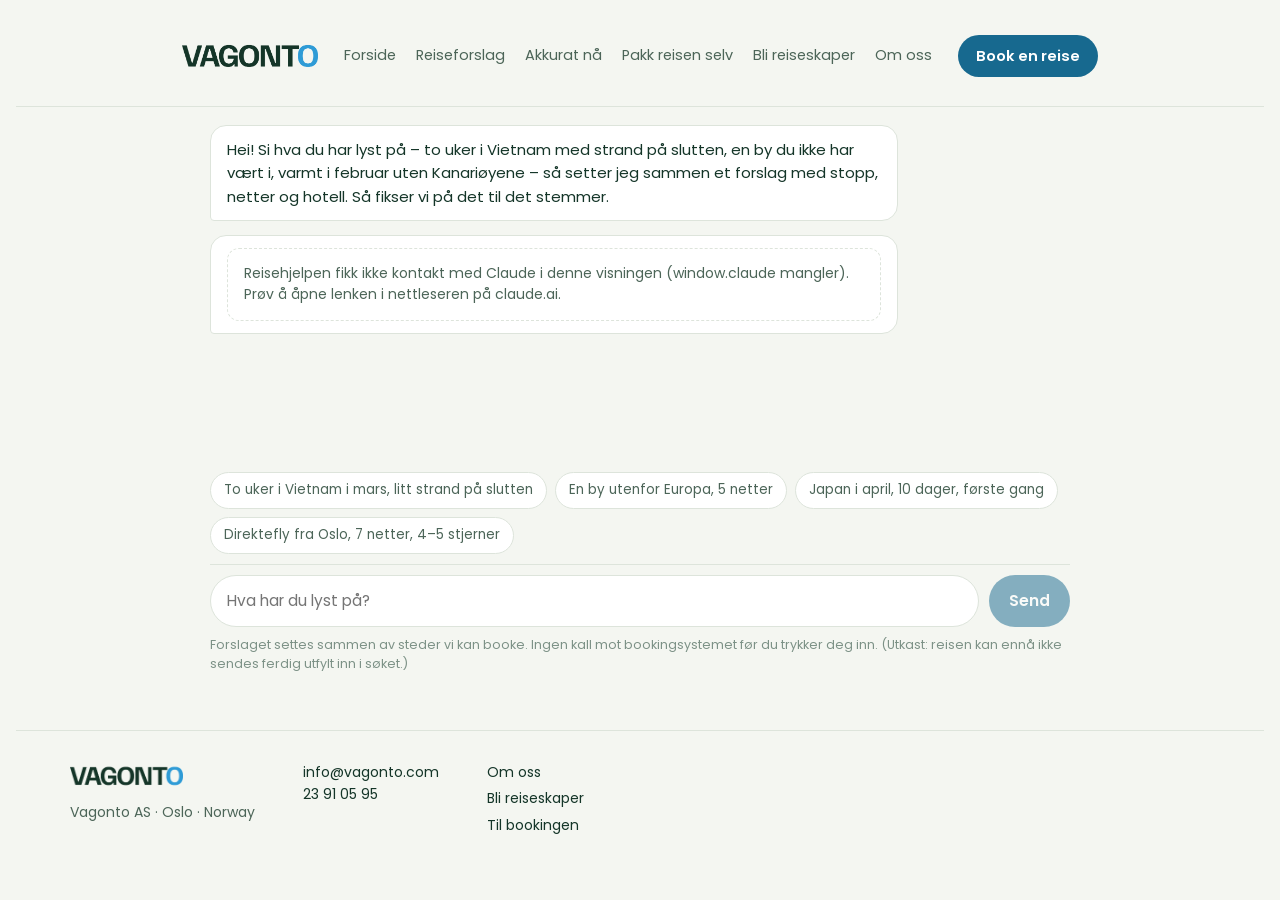
<file: reisehjelp.html>
<!doctype html><html lang="no"><head><meta charset="utf-8"><meta name=viewport content="width=device-width,initial-scale=1,viewport-fit=cover"><style>:root{color-scheme:light;box-sizing:border-box;padding-top:env(safe-area-inset-top,0px);padding-bottom:env(safe-area-inset-bottom,0px)}html{scroll-padding-top:env(safe-area-inset-top,0px)}body{margin:0;padding:0;font:14px -apple-system,BlinkMacSystemFont,sans-serif;background:#faf9f5;color:#141413}img{max-width:100%}[hidden]:not([hidden=until-found i]){display:none!important}</style>
<title>Reisehjelp – si hva du har lyst på | Vagonto</title>
<link rel="preconnect" href="https://fonts.googleapis.com">
<link rel="preconnect" href="https://fonts.gstatic.com" crossorigin>
<link rel="stylesheet" href="https://fonts.googleapis.com/css2?family=Poppins:wght@400;500;600;700;800&display=swap">
<style>
:root{--ground:#F4F6F1;--surface:#FFFFFF;--surface-2:#E7ECE5;--ink:#143528;--ink-soft:#4C6558;--ink-faint:#7C9186;--line:#DDE4DB;--hot:#17698F;--brand:#2E9BD6;--brand-soft:#DFEFF9;--shadow:0 2px 6px rgba(20,53,40,.06),0 14px 34px rgba(20,53,40,.10)}
@media (prefers-color-scheme: dark){:root:not([data-theme="light"]){color-scheme:dark;--ground:#0E1712;--surface:#16241D;--surface-2:#22322A;--ink:#E7EEE8;--ink-soft:#A3B6AA;--ink-faint:#7A8D82;--line:#2C3A33;--hot:#6EC1EA;--brand:#6EC1EA;--brand-soft:#10303F;--shadow:0 2px 6px rgba(0,0,0,.4),0 14px 34px rgba(0,0,0,.45)}}
:root[data-theme="dark"]{color-scheme:dark;--ground:#0E1712;--surface:#16241D;--surface-2:#22322A;--ink:#E7EEE8;--ink-soft:#A3B6AA;--ink-faint:#7A8D82;--line:#2C3A33;--hot:#6EC1EA;--brand:#6EC1EA;--brand-soft:#10303F;--shadow:0 2px 6px rgba(0,0,0,.4),0 14px 34px rgba(0,0,0,.45)}
*{box-sizing:border-box}
html,body{height:100%}
body{margin:0;background:var(--ground);color:var(--ink);font-family:"Poppins","Segoe UI",Helvetica,Arial,sans-serif;font-size:15.5px;line-height:1.55;padding-inline:16px;padding-block:0 24px;display:flex;flex-direction:column}
.wrap{max-width:860px;margin-inline:auto;width:100%;display:flex;flex-direction:column;flex:1;min-height:0}
header{display:flex;align-items:center;gap:14px;padding:18px 0 12px;border-bottom:1px solid var(--line)}
.logo{font-weight:800;font-size:22px;letter-spacing:-.04em}.logo span{color:var(--brand)}
header small{color:var(--ink-faint);font-size:12.5px}
.chat{flex:1;overflow:auto;padding:18px 0 12px;display:flex;flex-direction:column;gap:14px}
.msg{max-width:80%;padding:12px 16px;border-radius:16px;font-size:15px}
.me{align-self:flex-end;background:var(--ink);color:#fff;border-bottom-right-radius:4px}
:root[data-theme="dark"] .me{background:var(--brand);color:#08222F}
.bot{align-self:flex-start;background:var(--surface);border:1px solid var(--line);border-bottom-left-radius:4px}
.bot p{margin:0 0 8px}.bot p:last-child{margin:0}
.cards{display:grid;grid-template-columns:repeat(auto-fill,minmax(230px,1fr));gap:10px;margin-top:10px}
.card{display:flex;flex-direction:column;gap:4px;padding:12px 14px;border-radius:12px;background:var(--ground);border:1px solid var(--line);color:inherit;text-decoration:none;transition:transform .12s ease,box-shadow .12s ease}
.card:hover{transform:translateY(-2px);box-shadow:var(--shadow)}
.card b{font-size:14.5px;line-height:1.3}
.card span{font-size:13px;color:var(--ink-soft)}
.card em{font-style:normal;font-size:12.5px;color:var(--hot);font-weight:600;margin-top:4px}
.thinking{color:var(--ink-faint);font-size:14px}
.trip{margin-top:10px;border:1px solid var(--line);border-radius:14px;overflow:hidden;background:var(--ground)}
.trip-h{display:flex;justify-content:space-between;align-items:baseline;gap:10px;padding:12px 14px;background:var(--brand-soft);font-size:14.5px}
.trip-h span{color:var(--ink-soft);font-size:13px}
.stop{display:grid;grid-template-columns:28px 1fr;gap:10px;padding:12px 14px;border-top:1px solid var(--line)}
.stop .n{width:26px;height:26px;border-radius:50%;background:var(--hot);color:#fff;font-weight:700;font-size:13px;display:grid;place-items:center}
.sb{display:flex;flex-direction:column;gap:3px;font-size:13.5px}
.sb b{font-size:15px}.sb b em{font-style:normal;font-weight:500;color:var(--ink-faint);font-size:13px;margin-left:6px}
.sb span{color:var(--ink-soft)}
.sb a{color:var(--hot);font-weight:600;font-size:13px;margin-top:3px}
.why{padding:10px 14px 0;color:var(--ink-soft);font-size:13.5px;margin:0}
.acts{display:flex;gap:8px;flex-wrap:wrap;align-items:center;padding:12px 14px 14px}
.btn-ink{background:var(--ink);color:#fff;border-radius:999px;padding:9px 16px;font-weight:600;font-size:14px}
:root[data-theme="dark"] .btn-ink{background:var(--brand);color:#08222F}
.lnk{color:var(--hot);font-weight:600}
.chips{display:flex;gap:8px;flex-wrap:wrap;padding:6px 0 10px}
.chip{border:1px solid var(--line);background:var(--surface);color:var(--ink-soft);border-radius:999px;padding:7px 13px;font:inherit;font-size:13.5px;cursor:pointer}
.chip:hover{border-color:var(--hot);color:var(--hot)}
form{display:flex;gap:10px;padding-top:10px;border-top:1px solid var(--line)}
input{flex:1;font:inherit;padding:13px 16px;border-radius:999px;border:1px solid var(--line);background:var(--surface);color:var(--ink)}
input:focus{outline:2px solid var(--hot);outline-offset:2px}
button.send{font:inherit;font-weight:600;padding:12px 20px;border-radius:999px;border:0;background:var(--hot);color:#fff;cursor:pointer}
button.send:disabled{opacity:.5;cursor:default}
.note{font-size:12.5px;color:var(--ink-faint);margin-top:8px}
.off{padding:14px 16px;border:1px dashed var(--line);border-radius:12px;color:var(--ink-soft);font-size:14px}
:focus-visible{outline:2px solid var(--hot);outline-offset:2px}
</style>
<meta name="description" content="Fortell hva du har lyst på, så setter vi sammen et forslag med stopp, netter og hotell.">
<meta name="robots" content="noindex, nofollow"><!-- FJERNES VED LANSERING -->
<link rel="icon" href="favicon.svg" type="image/svg+xml">
<link rel="icon" href="favicon-32.png" sizes="32x32" type="image/png">
<link rel="apple-touch-icon" href="apple-touch-icon.png">
<link rel="stylesheet" href="chrome.css">
<style>#f input{min-width:0}</style>
</head>
<body>
<header class="vg-top"><div class="vg-in"><a class="vg-logo" href="index.html"><img src="img/vagonto-logo.png" alt="Vagonto"></a><nav class="vg-nav" aria-label="Hovedmeny"><a href="index.html">Forside</a><a href="reiseforslag.html">Reiseforslag</a><a href="akkurat-na.html">Akkurat nå</a><a href="pakk-reisen-selv.html">Pakk reisen selv</a><a href="bli-reiseskaper.html">Bli reiseskaper</a><a href="om-oss.html">Om oss</a></nav><a class="vg-cta" href="https://booking.vagonto.com/no/?tripType=FLIGHT_HOTEL">Book en reise</a></div></header>
<div class="wrap">
<header data-old hidden style="display:none"><div class="logo">VAGONT<span>O</span></div><small>Reisehjelp · utkast · setter sammen reiser av det vi faktisk kan booke</small></header>

<div class="chat" id="chat">
  <div class="msg bot"><p>Hei! Si hva du har lyst på – to uker i Vietnam med strand på slutten, en by du ikke har vært i, varmt i februar uten Kanariøyene – så setter jeg sammen et forslag med stopp, netter og hotell. Så fikser vi på det til det stemmer.</p></div>
</div>
<div class="chips" id="chips">
  <button class="chip" type="button">To uker i Vietnam i mars, litt strand på slutten</button>
  <button class="chip" type="button">En by utenfor Europa, 5 netter</button>
  <button class="chip" type="button">Japan i april, 10 dager, første gang</button>
  <button class="chip" type="button">Direktefly fra Oslo, 7 netter, 4–5 stjerner</button>
</div>
<form id="f"><input id="q" placeholder="Hva har du lyst på?" autocomplete="off"><button class="send" id="send" type="submit">Send</button></form>
<div class="note">Forslaget settes sammen av steder vi kan booke. Ingen kall mot bookingsystemet før du trykker deg inn. (Utkast: reisen kan ennå ikke sendes ferdig utfylt inn i søket.)</div>
</div>

<script>
const TC="https://booking.vagonto.com";
const KATALOG={
 pakker:[
  {t:"Gran Canaria – 7 netter, direktefly og 4–5★ hotell",u:TC+"/no/idea/64575487/gran-canaria-7-netter-direktefly-og-4-5-hotell",n:"Norwegian direkte fra Oslo, privat transfer, 8 hoteller i Meloneras/Playa del Inglés. Avganger ti+lø des–mars. Ca 17 199 kr pp."},
  {t:"Maldivene og Dubai – 9 netter",u:TC+"/no/idea/57534464/din-reise-til-nord-male-atoll-og-dubai",n:"Tre netter Dubai, resten på øy i Nord Malé-atollen. Ca 94 685 kr pp."},
  {t:"Peru på ni dager – rundreise",u:TC+"/no/idea/54825822/discovered-peru-09-days-08-nights",n:"Lima, Cusco, Den hellige dal, Machu Picchu. Ca 46 132 kr pp."},
  {t:"Costa Rica rundt – 11 netter",u:TC+"/no/idea/41710974/-cost-rica",n:"Regnskog, vulkaner, Stillehavskysten. Ca 81 366 kr pp."},
  {t:"Barcelona, 3 netter",u:TC+"/no/idea/41486009/barcelona-spain",n:"Storbyhelg. Ca 10 500 kr pp."},
  {t:"Manchester, 3 netter",u:TC+"/no/idea/41416298/manchester-united-kingdom",n:"Kamp, konsert, shopping. Ca 16 072 kr pp."},
  {t:"Albania – rivieraen (landsside)",u:TC+"/no/landing/32947/albania",n:"Ksamil, Sarandë, Dhërmi, Himarë, Tirana. Velg hotell, legg til fly. Sesong mai–oktober. Halve prisen av Hellas."}
 ],
 /* destinasjoner: kode, navn, notat (sesong, direktefly fra Oslo, type) */
 dest:[
  ["LPA","Gran Canaria","vintersol okt–apr, direktefly Norwegian, strand"],["TCI","Tenerife","vintersol, direktefly, strand, Teide"],["ACE-10","Lanzarote","vintersol, direktefly, rolig"],
  ["ALC","Costa Blanca/Alicante","vår–høst, direktefly, billig"],["AGP","Costa del Sol","vår–høst, direktefly, golf, Málaga by"],["PMI--1","Mallorca","mai–okt, direktefly, familie"],
  ["ATE","Kreta","mai–okt, direktefly sommer, strand+kultur"],["RHO","Rhodos","mai–okt, direktefly sommer"],["AYT","Antalya","apr–nov, all inclusive, direktefly sommer"],
  ["HRG-1","Hurghada","vintersol, dykking, mellomlanding"],["FNC-1","Madeira","helår mildt, vandring, ikke strand"],["MLA-1a","Malta","vår–høst, kultur"],
  ["VOE-1","Vlorë (Albania)","mai–okt"],["SDE-1","Sarandë (Albania)","mai–okt, strand"],["Ksamil","Ksamil (Albania)","juni–sept, turkis strand"],
  ["LON","London","helår, storbyhelg, direktefly"],["PAR","Paris","helår, storbyhelg, direktefly"],["BCN","Barcelona","helår, storbyhelg, direktefly"],["ROE","Roma","vår/høst best, direktefly"],
  ["BER","Berlin","helår, direktefly"],["AMS","Amsterdam","helår, direktefly"],["KRK","Kraków","helår, billig, direktefly"],["PRG","Praha","helår, direktefly"],["LIS","Lisboa","helår mildt, direktefly"],
  ["CPH","København","helår, tog/fly"],["IST","Istanbul","vår/høst, direktefly, mat+kultur"],["MIL","Milano","helår, mote, direktefly"],["GDN","Gdańsk","helår, billig"],
  ["NYC","New York","helår, direktefly Norwegian, storby"],["MIA","Miami","vintersol, mellomlanding"],["MCO","Orlando","familie, mellomlanding"],
  ["DXB","Dubai","nov–apr, direktefly Emirates, sol+storby"],["BKK","Bangkok","nov–mar, direktefly Norwegian, storby+mat"],["HKT","Phuket","nov–apr, strand"],["KBV","Krabi","nov–apr, strand, rolig"],["USM-22","Koh Samui","jan–sept"],
  ["HAN-1","Hanoi","okt–apr, kultur, Ha Long"],["DAD-1","Hoi An","feb–aug, strand+gamleby"],["SGN-1","Ho Chi Minh","des–apr"],["SGN-2","Phu Quoc","nov–apr, strand"],
  ["BAI","Bali","apr–okt tørt, kultur+strand"],["SIN","Singapore","helår, storby, mellomlanding til Asia"],["KUL","Kuala Lumpur","helår"],
  ["NRT-1","Tokyo","mar–mai, okt–nov, storby"],["KIX","Kyoto","vår/høst, kultur"],["ITM","Osaka","mat"],["OKW-16","Okinawa","strand Japan"],
  ["CMB-1","Colombo / Sri Lanka","des–apr, te, strand, tempel"],["MV","Maldivene","nov–apr, vannvilla, bryllupsreise"],["MRU","Mauritius","mai–des, strand+luksus"],["PRI","Seychellene","apr–mai, okt–nov"],
  ["ZNZ","Zanzibar","jun–okt, des–feb, strand, kombiner med safari"],["ARK","Arusha","safari Serengeti jun–okt"],["NAI","Nairobi","safari"],["CPT","Cape Town","nov–mar, by+vin+Garden Route"],["RAK","Marrakech","mar–mai, okt–nov, kultur"],
  ["CUN","Cancún","des–apr, strand"],["PCM","Riviera Maya","des–apr, Tulum, strand+ruiner"],["CAB","Los Cabos","nov–apr"],["HAV","Havanna","nov–apr, kultur"],["PUJ","Punta Cana","des–apr, all inclusive"],
  ["LIM","Lima","rundreise Peru"],["CUZ","Cusco","Machu Picchu, mai–sept"],["BUE","Buenos Aires","okt–apr"],["SJO-10","San José Costa Rica","des–apr"],["SYD","Sydney","okt–mar"],
  ["REK","Reykjavik","helår, nordlys sept–mar"],["TRO","Tromsø","nordlys nov–mar"],["LofotenIslands","Lofoten","sommer/nordlys"]
 ]
};
const REGLER=`Du er Vagontos reisehjelp. Vagonto er et norsk reiseselskap der kunden setter sammen fly, hotell, transfer og opplevelser i ett søk, kan lagre reisen og fikse på den, og booke alt i én bestilling med reisegaranti og folk i Norge å ringe.
Oppgaven din er å SETTE SAMMEN EN REISE for kunden – ikke bare peke på destinasjoner. Lag et konkret forslag: rekkefølge på steder, antall netter hvert sted, hva slags hotell (område og standard, gjerne et navngitt hotell hvis du kjenner et som finnes), hvordan man kommer seg mellom stedene (fly/tog/leiebil/transfer), og 1–2 ting å gjøre hvert sted. Bruk bare steder som finnes i destinasjonslisten under (med kode). Hvis kunden er vag, foreslå likevel én konkret reise og still ett spørsmål for å justere.
Hvis en av de ferdige pakkene passer svært godt, nevn den som alternativ.
Språk: norsk bokmål, folkelig og varmt. Bruk «sett sammen», «pakk reisen selv», «fiks på den», «book». Aldri «lag», «bygg», «prises», «modul», «produkt». Ingen emoji. Ingen priser, vilkår, avbestilling eller bagasje.
Svar KUN med JSON på formen:
{"intro":"1–2 setninger som svarer personlig på det kunden skrev",
 "reise":{"tittel":"kort navn på reisen","netter":tall,"hvorfor":"én setning",
   "stopp":[{"sted":"navn","kode":"kode fra listen","netter":tall,"hotell":"område/standard eller navn","reise":"hvordan man kommer hit (fra forrige stopp, eller fra Oslo)","gjor":"1–2 ting å gjøre"}]},
 "pakke":{"tittel":"…","url":"…"} eller null,
 "oppfolging":"ett kort spørsmål for å justere, eller tom streng"}

KATALOG
Pakker: ${JSON.stringify(KATALOG.pakker)}
Destinasjoner [kode, navn, notat]: ${JSON.stringify(KATALOG.dest)}`;

const chat=document.getElementById('chat'), form=document.getElementById('f'), q=document.getElementById('q'), send=document.getElementById('send');
const turns=[]; let sample=null, ctl=null;
const esc=s=>String(s).replace(/[&<>"]/g,c=>({'&':'&amp;','<':'&lt;','>':'&gt;','"':'&quot;'}[c]));
function add(cls,html){const d=document.createElement('div'); d.className='msg '+cls; d.innerHTML=html; chat.appendChild(d); chat.scrollTop=chat.scrollHeight; return d;}
function parseJSON(t){ try{return JSON.parse(t);}catch(_){} const m=t.match(/```(?:json)?\s*([\s\S]*?)```/); if(m){try{return JSON.parse(m[1]);}catch(_){}} const i=t.indexOf('{'),j=t.lastIndexOf('}'); if(i>=0&&j>i){try{return JSON.parse(t.slice(i,j+1));}catch(_){}} return null; }
function render(r){
  const TCD=k=>`${TC}/no/destination/${encodeURIComponent(k)}?tripType=FLIGHT_HOTEL`;
  let h=`<p>${esc(r.intro||'')}</p>`;
  const t=r.reise;
  if(t&&Array.isArray(t.stopp)&&t.stopp.length){
    h+=`<div class="trip"><div class="trip-h"><b>${esc(t.tittel||'Reisen din')}</b><span>${esc(String(t.netter||t.stopp.reduce((a,s)=>a+(+s.netter||0),0)))} netter · ${t.stopp.length} stopp</span></div>`;
    h+=t.stopp.map((s,i)=>`<div class="stop"><div class="n">${i+1}</div><div class="sb"><b>${esc(s.sted)} <em>${esc(String(s.netter||''))} ${(+s.netter===1)?'natt':'netter'}</em></b>
      ${s.reise?`<span>✈ ${esc(s.reise)}</span>`:''}${s.hotell?`<span>🛏 ${esc(s.hotell)}</span>`:''}${s.gjor?`<span>★ ${esc(s.gjor)}</span>`:''}
      <a href="${TCD(s.kode)}" target="_blank" rel="noopener">Velg hotell i ${esc(s.sted)} →</a></div></div>`).join('');
    if(t.hvorfor) h+=`<p class="why">${esc(t.hvorfor)}</p>`;
    h+=`<div class="acts"><a class="btn-ink" href="${TC}/no/tripplanner" target="_blank" rel="noopener">Sett sammen denne i Vagonto →</a><button type="button" class="chip" data-tweak="Gjør reisen kortere">Kortere</button><button type="button" class="chip" data-tweak="Bytt ut ett av stoppene med noe roligere">Roligere</button><button type="button" class="chip" data-tweak="Legg til strand på slutten">Mer strand</button></div></div>`;
  }
  if(r.pakke&&r.pakke.url) h+=`<p style="margin-top:10px">Vil du ha noe ferdig? <a class="lnk" href="${esc(r.pakke.url)}" target="_blank" rel="noopener">${esc(r.pakke.tittel)} →</a></p>`;
  if(r.oppfolging) h+=`<p style="margin-top:10px">${esc(r.oppfolging)}</p>`;
  return h;
}
async function ask(text){
  if(!sample||!text.trim()) return;
  add('me',esc(text)); q.value=''; send.disabled=true;
  const bot=add('bot','<span class="thinking">Leter i reisene våre …</span>');
  turns.push({role:'user',content:text});
  ctl=new AbortController();
  try{
    const res=await sample([{role:'user',content:REGLER},...turns.slice(-8)],{cache:false,signal:ctl.signal,onText:({text})=>{bot.innerHTML='<span class="thinking">Skriver …</span>';}});
    const r=parseJSON(res.text);
    if(!r) throw {code:'invalid_json',message:'no json',text:res.text};
    bot.innerHTML=render(r);
    turns.push({role:'assistant',content:JSON.stringify(r)});
  }catch(e){
    const m={not_granted:'Reisehjelpen er ikke slått på for denne visningen.',rate_limited:'Litt for mange spørsmål på rad – prøv igjen om et øyeblikk.',invalid_json:'Jeg rotet det til – prøv å spørre på en litt annen måte.',refused:'Det kan jeg ikke hjelpe med her.'};
    console.error('reisehjelp',e);
    bot.innerHTML=`<p>${esc(m[e.code]||'Noe gikk galt. Prøv igjen.')}</p><p class="thinking">(${esc(e.code||'')} ${esc(e.message||'')})</p>`;
    turns.pop();
  }finally{ send.disabled=false; chat.scrollTop=chat.scrollHeight; }
}
form.addEventListener('submit',e=>{e.preventDefault(); ask(q.value);});
document.getElementById('chips').addEventListener('click',e=>{const b=e.target.closest('.chip'); if(b) ask(b.textContent);});
chat.addEventListener('click',e=>{const b=e.target.closest('[data-tweak]'); if(b) ask(b.dataset.tweak);});
send.disabled=true; send.textContent='Laster …';
(async()=>{
  try{ sample = window.claude && window.claude.use ? await window.claude.use('sample') : null; }catch(e){ console.error(e); sample=null; }
  if(!sample){ add('bot','<div class="off">Reisehjelpen fikk ikke kontakt med Claude i denne visningen (window.claude '+(window.claude?'finnes':'mangler')+'). Prøv å åpne lenken i nettleseren på claude.ai.</div>'); send.textContent='Send'; return; }
  send.disabled=false; send.textContent='Send';
})();
</script>


<footer class="vg-foot"><div class="vg-in"><div><a href="index.html"><img src="img/vagonto-logo.png" alt="Vagonto"></a>Vagonto AS · Oslo · Norway</div><div><a href="mailto:info@vagonto.com">info@vagonto.com</a><br><a href="tel:+4723910595">23 91 05 95</a></div><nav><a href="om-oss.html">Om oss</a><a href="bli-reiseskaper.html">Bli reiseskaper</a><a href="https://booking.vagonto.com/no/?tripType=FLIGHT_HOTEL">Til bookingen</a></nav></div></footer>
</body></html>
</file>
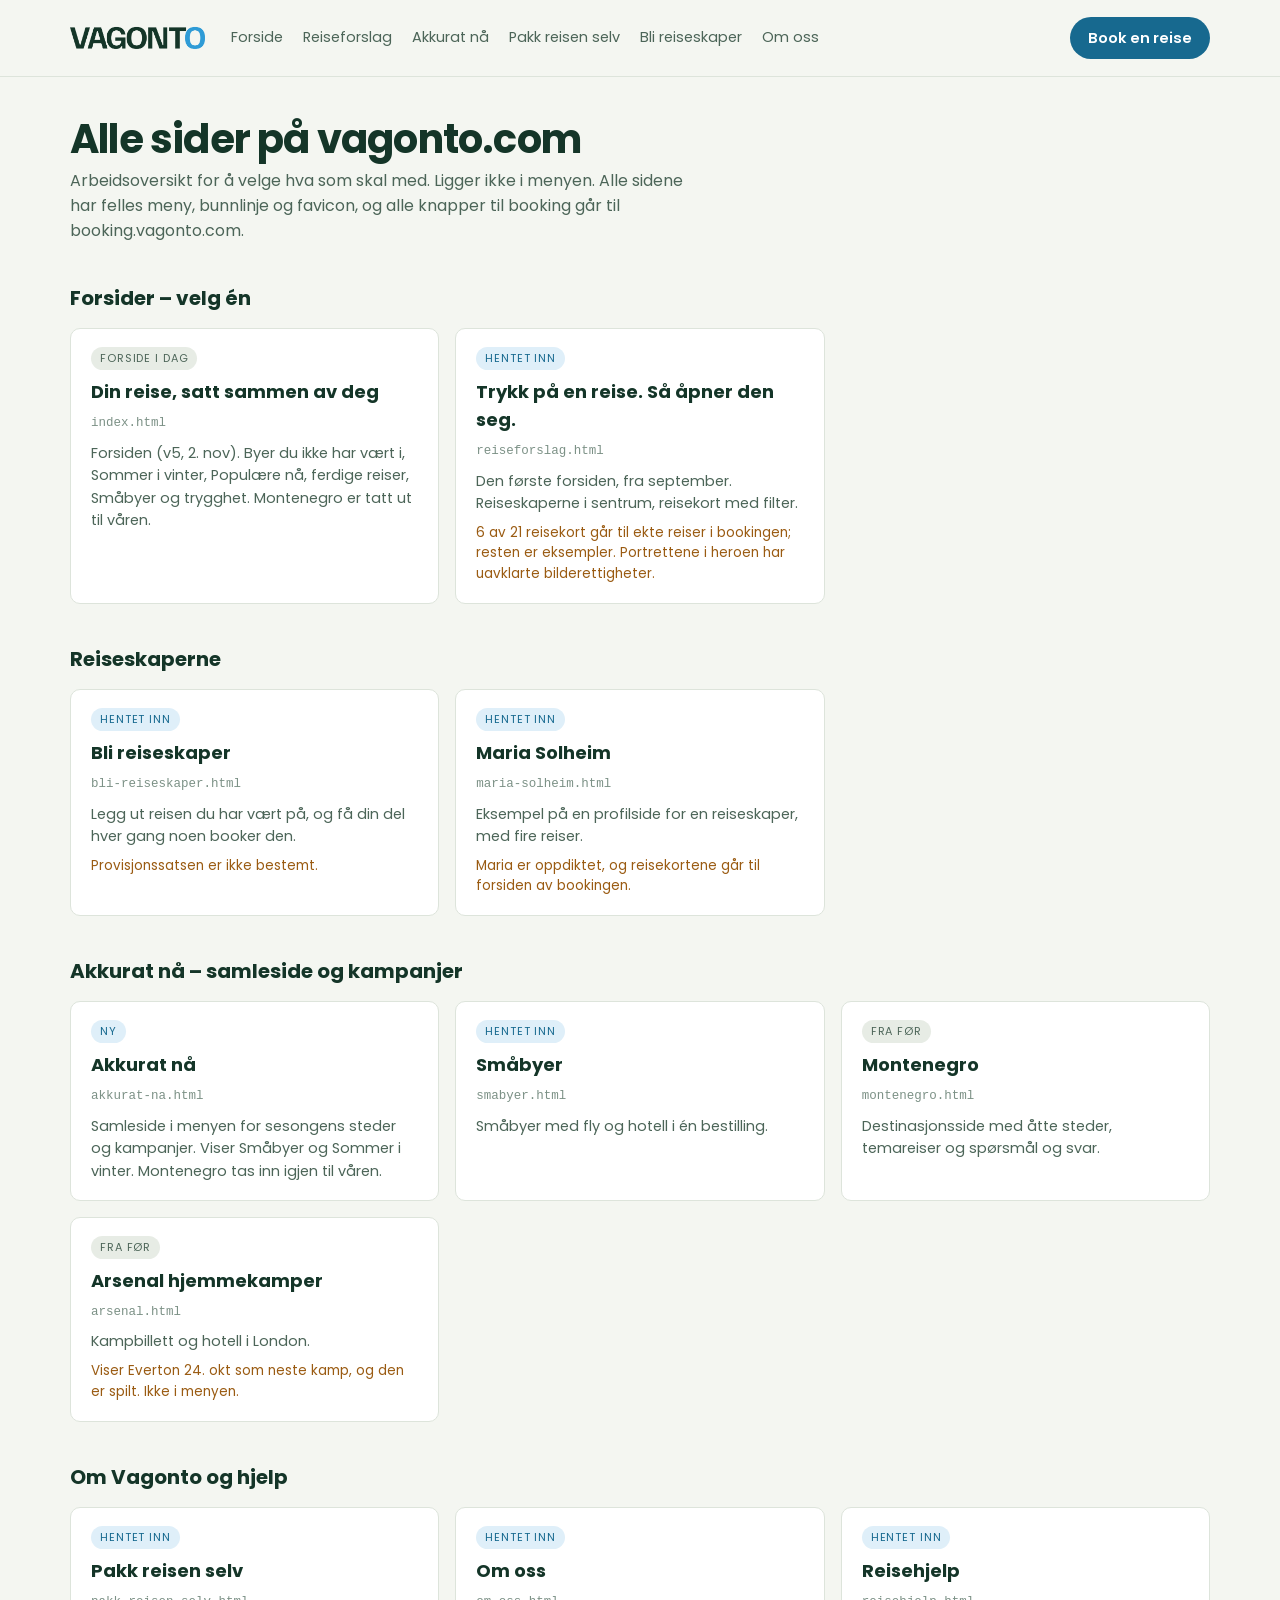
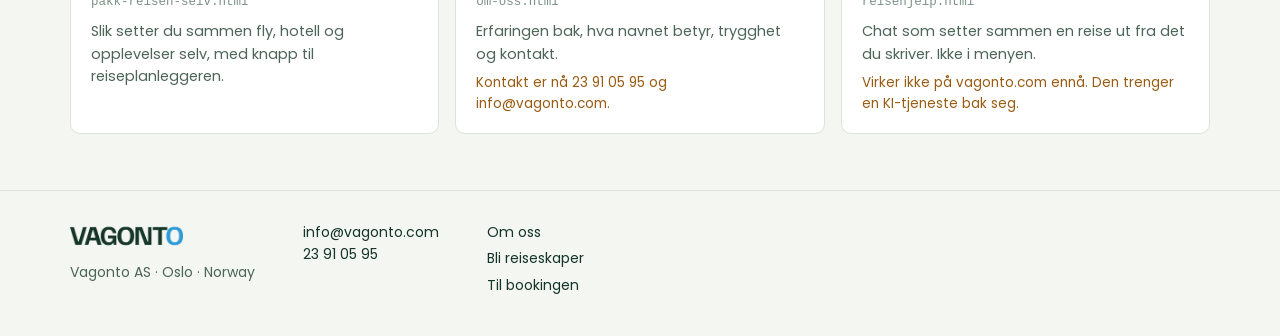
<file: sider.html>
<!doctype html>
<html lang="no">
<head>
<meta charset="utf-8">
<meta name="viewport" content="width=device-width,initial-scale=1">
<title>Alle sider – velg hva som skal med | Vagonto</title>
<meta name="robots" content="noindex, nofollow">
<link rel="icon" href="favicon.svg" type="image/svg+xml">
<link rel="icon" href="favicon-32.png" sizes="32x32" type="image/png">
<link rel="apple-touch-icon" href="apple-touch-icon.png">
<link rel="stylesheet" href="https://fonts.googleapis.com/css2?family=Poppins:wght@400;500;600;700;800&display=swap">
<link rel="stylesheet" href="chrome.css">
<style>
body{margin:0;background:#F4F6F1;color:#143528;font-family:"Poppins","Segoe UI",Helvetica,Arial,sans-serif;line-height:1.55}
main{max-width:1180px;margin:0 auto;padding:40px 20px 0;box-sizing:border-box}
h1{font-size:clamp(28px,4vw,40px);letter-spacing:-.02em;margin:0 0 8px;line-height:1.1}
.lead{color:#4C6558;max-width:62ch;margin:0 0 30px}
.grid{display:grid;grid-template-columns:repeat(auto-fill,minmax(300px,1fr));gap:16px}
.s{display:flex;flex-direction:column;gap:8px;background:#fff;border:1px solid #DDE4DB;border-radius:10px;padding:18px 20px;text-decoration:none;color:inherit;transition:border-color .15s,transform .15s}
.s:hover{border-color:#2E9BD6;transform:translateY(-2px)}
.s b{font-size:18px}
.s .f{font-size:12.5px;color:#7C9186;font-family:ui-monospace,Menlo,monospace}
.s p{margin:0;color:#4C6558;font-size:14.5px}
.s .obs{color:#9A5B12;font-size:13.5px}
.tag{align-self:flex-start;font-size:11px;letter-spacing:.08em;text-transform:uppercase;padding:3px 9px;border-radius:99px;background:#E7ECE5;color:#4C6558}
.tag.ny{background:#DFEFF9;color:#17698F}
h2{font-size:20px;margin:40px 0 14px}
</style>
</head>
<body>
<header class="vg-top"><div class="vg-in"><a class="vg-logo" href="index.html"><img src="img/vagonto-logo.png" alt="Vagonto"></a><nav class="vg-nav" aria-label="Hovedmeny"><a href="index.html">Forside</a><a href="reiseforslag.html">Reiseforslag</a><a href="akkurat-na.html">Akkurat nå</a><a href="pakk-reisen-selv.html">Pakk reisen selv</a><a href="bli-reiseskaper.html">Bli reiseskaper</a><a href="om-oss.html">Om oss</a></nav><a class="vg-cta" href="https://booking.vagonto.com/no/?tripType=FLIGHT_HOTEL">Book en reise</a></div></header>
<main>
<h1>Alle sider på vagonto.com</h1>
<p class="lead">Arbeidsoversikt for å velge hva som skal med. Ligger ikke i menyen. Alle sidene har felles meny, bunnlinje og favicon, og alle knapper til booking går til booking.vagonto.com.</p>

<h2>Forsider – velg én</h2>
<div class="grid">
<a class="s" href="index.html"><span class="tag">Forside i dag</span><b>Din reise, satt sammen av deg</b><span class="f">index.html</span><p>Forsiden (v5, 2. nov). Byer du ikke har vært i, Sommer i vinter, Populære nå, ferdige reiser, Småbyer og trygghet. Montenegro er tatt ut til våren.</p></a>
<a class="s" href="reiseforslag.html"><span class="tag ny">Hentet inn</span><b>Trykk på en reise. Så åpner den seg.</b><span class="f">reiseforslag.html</span><p>Den første forsiden, fra september. Reiseskaperne i sentrum, reisekort med filter.</p><span class="obs">6 av 21 reisekort går til ekte reiser i bookingen; resten er eksempler. Portrettene i heroen har uavklarte bilderettigheter.</span></a>
</div>

<h2>Reiseskaperne</h2>
<div class="grid">
<a class="s" href="bli-reiseskaper.html"><span class="tag ny">Hentet inn</span><b>Bli reiseskaper</b><span class="f">bli-reiseskaper.html</span><p>Legg ut reisen du har vært på, og få din del hver gang noen booker den.</p><span class="obs">Provisjonssatsen er ikke bestemt.</span></a>
<a class="s" href="maria-solheim.html"><span class="tag ny">Hentet inn</span><b>Maria Solheim</b><span class="f">maria-solheim.html</span><p>Eksempel på en profilside for en reiseskaper, med fire reiser.</p><span class="obs">Maria er oppdiktet, og reisekortene går til forsiden av bookingen.</span></a>
</div>

<h2>Akkurat nå – samleside og kampanjer</h2>
<div class="grid">
<a class="s" href="akkurat-na.html"><span class="tag ny">Ny</span><b>Akkurat nå</b><span class="f">akkurat-na.html</span><p>Samleside i menyen for sesongens steder og kampanjer. Viser Småbyer og Sommer i vinter. Montenegro tas inn igjen til våren.</p></a>
<a class="s" href="smabyer.html"><span class="tag ny">Hentet inn</span><b>Småbyer</b><span class="f">smabyer.html</span><p>Småbyer med fly og hotell i én bestilling.</p></a>
<a class="s" href="montenegro.html"><span class="tag">Fra før</span><b>Montenegro</b><span class="f">montenegro.html</span><p>Destinasjonsside med åtte steder, temareiser og spørsmål og svar.</p></a>
<a class="s" href="arsenal.html"><span class="tag">Fra før</span><b>Arsenal hjemmekamper</b><span class="f">arsenal.html</span><p>Kampbillett og hotell i London.</p><span class="obs">Viser Everton 24. okt som neste kamp, og den er spilt. Ikke i menyen.</span></a>
</div>

<h2>Om Vagonto og hjelp</h2>
<div class="grid">
<a class="s" href="pakk-reisen-selv.html"><span class="tag ny">Hentet inn</span><b>Pakk reisen selv</b><span class="f">pakk-reisen-selv.html</span><p>Slik setter du sammen fly, hotell og opplevelser selv, med knapp til reiseplanleggeren.</p></a>
<a class="s" href="om-oss.html"><span class="tag ny">Hentet inn</span><b>Om oss</b><span class="f">om-oss.html</span><p>Erfaringen bak, hva navnet betyr, trygghet og kontakt.</p><span class="obs">Kontakt er nå 23 91 05 95 og info@vagonto.com.</span></a>
<a class="s" href="reisehjelp.html"><span class="tag ny">Hentet inn</span><b>Reisehjelp</b><span class="f">reisehjelp.html</span><p>Chat som setter sammen en reise ut fra det du skriver. Ikke i menyen.</p><span class="obs">Virker ikke på vagonto.com ennå. Den trenger en KI-tjeneste bak seg.</span></a>
</div>
</main>
<footer class="vg-foot"><div class="vg-in"><div><a href="index.html"><img src="img/vagonto-logo.png" alt="Vagonto"></a>Vagonto AS · Oslo · Norway</div><div><a href="mailto:info@vagonto.com">info@vagonto.com</a><br><a href="tel:+4723910595">23 91 05 95</a></div><nav><a href="om-oss.html">Om oss</a><a href="bli-reiseskaper.html">Bli reiseskaper</a><a href="https://booking.vagonto.com/no/?tripType=FLIGHT_HOTEL">Til bookingen</a></nav></div></footer>
</body>
</html>
</file>
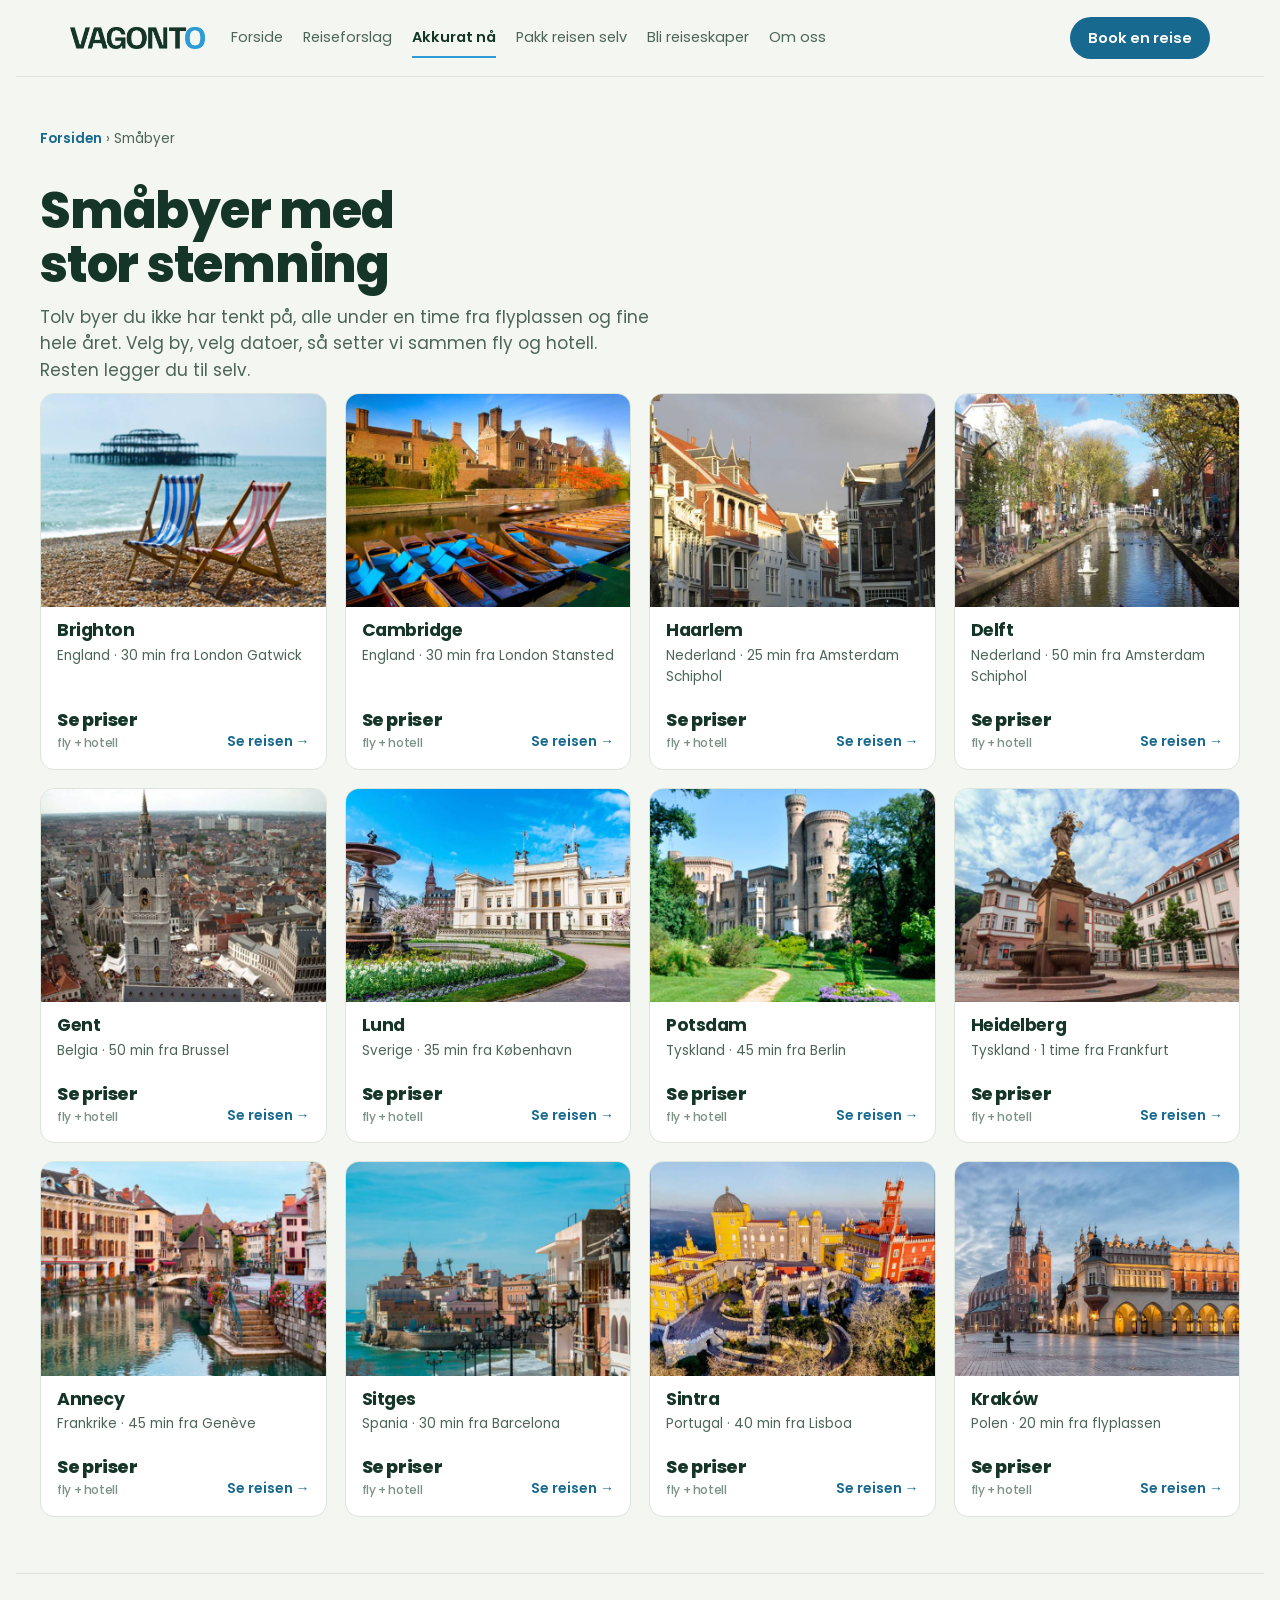
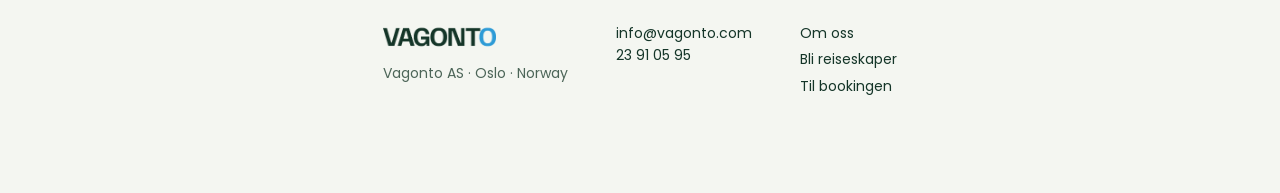
<file: smabyer.html>
<!doctype html><html lang="no"><head><meta charset="utf-8"><meta name=viewport content="width=device-width,initial-scale=1,viewport-fit=cover"><style>:root{color-scheme:light;box-sizing:border-box;padding-top:env(safe-area-inset-top,0px);padding-bottom:env(safe-area-inset-bottom,0px)}html{scroll-padding-top:env(safe-area-inset-top,0px)}body{margin:0;padding:0;font:14px -apple-system,BlinkMacSystemFont,sans-serif;background:#fff;color:#000}img{max-width:100%}[hidden]:not([hidden=until-found i]){display:none!important}</style>
<title>Småbyer – byer du ikke har vært i | Vagonto</title>
<meta name="claude:viewport-fit-sides" content="cover">
<link rel="stylesheet" href="https://fonts.googleapis.com/css2?family=Poppins:wght@400;500;600;700;800&display=swap">
<style>
:root{
  --ground:#F4F6F1;--surface:#FFFFFF;--surface-2:#E7ECE5;--ink:#143528;--ink-soft:#4C6558;--ink-faint:#7C9186;
  --line:#DDE4DB;--hot:#17698F;--brand:#2E9BD6;
  --turkis:#1DB5A5;--korall:#F26B4E;--amber:#E8A400;--lilla:#9B6BD6;
  --turkis-soft:#DDF5F1;--korall-soft:#FDE6DF;--amber-soft:#FBF1D2;--lilla-soft:#EEE6F8;--brand-soft:#DFEFF9;
  --shadow:0 2px 6px rgba(20,53,40,.06),0 18px 40px rgba(20,53,40,.12);
  --r:14px;
}
@media (prefers-color-scheme: dark){
  :root:not([data-theme="light"]){color-scheme:dark;
    --ground:#0E1712;--surface:#16241D;--surface-2:#22322A;--ink:#E7EEE8;--ink-soft:#A3B6AA;--ink-faint:#7A8D82;--line:#2C3A33;--hot:#6EC1EA;--brand:#6EC1EA;
    --turkis-soft:#123A36;--korall-soft:#3D2420;--amber-soft:#3A3010;--lilla-soft:#2A2340;--brand-soft:#10303F;--shadow:0 2px 6px rgba(0,0,0,.4),0 18px 40px rgba(0,0,0,.45);}
}
:root[data-theme="dark"]{color-scheme:dark;
  --ground:#0E1712;--surface:#16241D;--surface-2:#22322A;--ink:#E7EEE8;--ink-soft:#A3B6AA;--ink-faint:#7A8D82;--line:#2C3A33;--hot:#6EC1EA;--brand:#6EC1EA;
  --turkis-soft:#123A36;--korall-soft:#3D2420;--amber-soft:#3A3010;--lilla-soft:#2A2340;--brand-soft:#10303F;--shadow:0 2px 6px rgba(0,0,0,.4),0 18px 40px rgba(0,0,0,.45);}
*{box-sizing:border-box}
body{margin:0;background:var(--ground);color:var(--ink);font-family:"Poppins","Segoe UI",Helvetica,Arial,sans-serif;font-size:16px;line-height:1.55;padding-left:max(16px,env(safe-area-inset-left,0px));padding-right:max(16px,env(safe-area-inset-right,0px));padding-block:0 56px;-webkit-font-smoothing:antialiased}
.wrap{max-width:1200px;margin-inline:auto}
h1,h2,h3{margin:0;line-height:1.08;letter-spacing:-.025em;text-wrap:balance}
a{color:inherit;text-decoration:none}
img{max-width:100%;display:block}
.btn{display:inline-flex;align-items:center;gap:8px;padding:12px 20px;border-radius:999px;font-weight:600;font-size:15px;white-space:nowrap;transition:transform .12s ease,box-shadow .12s ease}
.btn:hover{transform:translateY(-1px)}
.btn-hot{background:var(--hot);color:#fff}
.btn-ink{background:var(--ink);color:#fff}
.btn-white{background:var(--surface);color:var(--ink);border:1px solid var(--line)}
.btn-korall{background:var(--hot);color:#fff}
.kick{font-size:11px;letter-spacing:.2em;text-transform:uppercase;color:var(--hot);font-weight:600}
:focus-visible{outline:2px solid var(--hot);outline-offset:3px}

/* header */
.top{display:flex;align-items:center;gap:18px;padding:18px 0 10px}
.lock{display:flex;align-items:center;gap:9px;font-weight:800;font-size:24px;letter-spacing:-.04em}
.lock img{height:34px}
@media (prefers-color-scheme: dark){:root:not([data-theme="light"]) .lock img{filter:brightness(0) invert(1)}}
:root[data-theme="dark"] .lock img{filter:brightness(0) invert(1)}
.lock span{color:var(--brand)}
.menu{display:flex;gap:18px;font-size:14.5px;color:var(--ink-soft);margin-left:14px}
.menu a:hover{color:var(--ink)}
.spacer{flex:1}
@media (max-width:900px){.menu{display:none}}

/* hero */
.hero{position:relative;margin-top:10px;border-radius:24px;overflow:hidden;min-height:520px;background:#0b3a4a}
.hero img.bg{position:absolute;inset:0;width:100%;height:100%;object-fit:cover;object-position:60% 55%}
.hero .veil{position:absolute;inset:0;background:linear-gradient(100deg,rgba(8,26,34,.82) 0%,rgba(8,26,34,.5) 45%,rgba(8,26,34,.08) 78%)}
.hero-in{position:relative;display:grid;grid-template-columns:1.1fr .9fr;gap:24px;align-items:center;padding:56px 52px;min-height:520px}
.hero .kick{color:#9EDCF5}
.hero h1{color:#fff;font-size:clamp(34px,5vw,62px);font-weight:800;margin-top:12px;max-width:14ch}
.hero h1 em{font-style:normal;color:#BFE3F5}
.hero p{color:rgba(255,255,255,.9);font-size:17.5px;max-width:46ch;margin:16px 0 0}
.hero .cta{display:flex;gap:12px;flex-wrap:wrap;margin-top:24px}
.float{position:relative;justify-self:end;width:min(340px,100%)}
.tcard{display:block;background:var(--surface);color:var(--ink);border-radius:var(--r);overflow:hidden;box-shadow:var(--shadow);transform:rotate(2.5deg)}
.tcard img{aspect-ratio:4/3;object-fit:cover;width:100%}
.tcard .b{padding:14px 16px 16px}
.tcard h3{font-size:17px;font-weight:700}
.tcard .m{font-size:13px;color:var(--ink-soft);margin-top:4px}
.tcard .f{display:flex;justify-content:space-between;align-items:center;margin-top:12px}
.tcard .pris{font-weight:800;font-size:18px;letter-spacing:-.02em}
.tcard .pris small{font-weight:500;font-size:12px;color:var(--ink-faint);display:block}
.chip{position:absolute;background:var(--surface);color:var(--ink);border-radius:999px;padding:8px 14px;font-size:13px;font-weight:600;box-shadow:var(--shadow);display:flex;align-items:center;gap:8px}
.chip i{width:10px;height:10px;border-radius:50%;display:inline-block}
.chip.c1{left:-34px;top:22px;transform:rotate(-4deg)}
.chip.c2{right:-18px;bottom:64px;transform:rotate(3deg)}
@media (max-width:900px){
  .hero-in{grid-template-columns:1fr;padding:36px 22px 30px;min-height:0}
  .float{justify-self:start;width:min(300px,100%);margin-top:8px}
  .chip.c1{left:auto;right:-6px;top:-14px}.chip.c2{right:auto;left:-8px;bottom:-10px}
}

/* tiles */
.tiles{display:grid;grid-template-columns:repeat(5,1fr);gap:14px;margin-top:22px}
.tile{display:flex;flex-direction:column;gap:10px;padding:18px 18px 16px;border-radius:var(--r);background:var(--surface);border:1px solid var(--line);transition:transform .14s ease,box-shadow .14s ease}
.tile:hover{transform:translateY(-3px);box-shadow:var(--shadow)}
.tile .ic{width:46px;height:46px;border-radius:12px;display:grid;place-items:center}
.tile .ic svg{width:24px;height:24px;stroke:currentColor;fill:none;stroke-width:1.9;stroke-linecap:round;stroke-linejoin:round}
.tile b{font-size:15.5px}
.tile span{font-size:13px;color:var(--ink-soft);line-height:1.4}
.tile .ic{background:var(--surface-2);color:var(--hot)}
@media (max-width:900px){.tiles{grid-template-columns:repeat(2,1fr)}.tile:last-child{grid-column:1/-1}}

/* sections */
section{margin-top:52px}
.sh{display:flex;align-items:flex-end;justify-content:space-between;gap:20px;flex-wrap:wrap;margin-bottom:18px}
.sh h2{font-size:clamp(24px,3.2vw,34px);font-weight:800}
.sh p{margin:6px 0 0;color:var(--ink-soft);max-width:60ch}
.sh a{font-weight:600;color:var(--hot);white-space:nowrap}

/* trip cards */
.cards{display:grid;grid-template-columns:repeat(4,1fr);gap:18px}
.card{position:relative;display:flex;flex-direction:column;background:var(--surface);border-radius:var(--r);overflow:hidden;border:1px solid var(--line);transition:transform .16s ease,box-shadow .16s ease}
.card:hover{transform:translateY(-4px);box-shadow:var(--shadow)}
.card .ph{position:relative;aspect-ratio:4/3;overflow:hidden}
.card .ph img{width:100%;height:100%;object-fit:cover;transition:transform .5s ease}
.card:hover .ph img{transform:scale(1.04)}
.tag{position:absolute;left:12px;top:12px;padding:5px 11px;border-radius:999px;font-size:12px;font-weight:700;color:#fff}
.tag{background:rgba(20,53,40,.72);backdrop-filter:blur(4px)}.tag.h{background:var(--hot)}
.card .b{padding:14px 16px 16px;display:flex;flex-direction:column;gap:6px;flex:1}
.card h3{font-size:17.5px;font-weight:700}
.card .m{font-size:13.5px;color:var(--ink-soft)}
.card .f{margin-top:auto;padding-top:12px;display:flex;justify-content:space-between;align-items:flex-end}
.card .pris{font-weight:800;font-size:18px;letter-spacing:-.02em;font-variant-numeric:tabular-nums}
.card .pris small{display:block;font-weight:500;font-size:12px;color:var(--ink-faint)}
.card .go{font-size:14px;font-weight:600;color:var(--hot)}
.card.wide{grid-column:span 2}
.card.wide .ph{aspect-ratio:auto;height:100%}
.card.wide{display:grid;grid-template-columns:1.1fr 1fr}
@media (max-width:1000px){.cards{grid-template-columns:repeat(2,1fr)}.card.wide{grid-column:span 2}}
@media (max-width:560px){.cards{grid-template-columns:1fr}.card.wide{grid-column:auto;grid-template-columns:1fr}.card.wide .ph{aspect-ratio:4/3;height:auto}}

/* steps */
.steps{display:grid;grid-template-columns:repeat(3,1fr);gap:16px}
.step{border-radius:var(--r);padding:24px 22px 22px;display:flex;flex-direction:column;gap:8px;min-height:190px}
.step .n{font-weight:800;font-size:13px;letter-spacing:.14em}
.step h3{font-size:22px;font-weight:800}
.step p{margin:0;font-size:14.5px;line-height:1.5}
.step{background:var(--surface);border:1px solid var(--line)}.step .n{color:var(--hot)}
@media (max-width:820px){.steps{grid-template-columns:1fr}}

/* creators */
.crew{display:grid;grid-template-columns:1fr 1.4fr;gap:26px;align-items:center;background:var(--ink);color:#F1F3EE;border-radius:24px;padding:36px 36px 34px}
.crew h2{font-size:clamp(24px,3vw,34px);font-weight:800;color:#fff}
.crew p{color:rgba(241,243,238,.85);max-width:46ch;margin:12px 0 18px}
.faces{display:flex;flex-wrap:wrap;gap:14px;justify-content:flex-end}
.face{width:112px;height:112px;border-radius:50%;overflow:hidden;border:4px solid rgba(255,255,255,.9);box-shadow:0 10px 26px rgba(0,0,0,.28)}
.face img{width:100%;height:100%;object-fit:cover}
.face:nth-child(2){transform:translateY(22px)}.face:nth-child(4){transform:translateY(-14px)}
.crew small{display:block;font-size:12.5px;color:rgba(241,243,238,.6);margin-top:10px}
@media (max-width:820px){.crew{grid-template-columns:1fr;padding:26px 20px}.faces{justify-content:flex-start}.face{width:84px;height:84px}}

/* trust */
.trust{display:grid;grid-template-columns:repeat(5,1fr);gap:14px;margin-top:52px}
.tr{display:flex;gap:12px;align-items:flex-start;padding:16px;border-radius:var(--r);background:var(--surface);border:1px solid var(--line)}
.tr .ic{flex:none;width:36px;height:36px;border-radius:10px;display:grid;place-items:center}
.tr .ic svg{width:19px;height:19px;stroke:currentColor;fill:none;stroke-width:2;stroke-linecap:round;stroke-linejoin:round}
.tr b{display:block;font-size:14.5px}
.tr span{font-size:12.8px;color:var(--ink-soft);line-height:1.4}
@media (max-width:1000px){.trust{grid-template-columns:repeat(2,1fr)}}
@media (max-width:560px){.trust{grid-template-columns:1fr}}

footer{margin-top:40px;border-top:1px solid var(--line);padding-top:18px;display:flex;justify-content:space-between;gap:16px;flex-wrap:wrap;font-size:13px;color:var(--ink-faint)}

/* stemninger */
.stemninger{display:grid;grid-template-columns:repeat(auto-fit,minmax(215px,1fr));gap:14px}
.stem{display:flex;flex-direction:column;gap:8px;padding:18px;border-radius:var(--r);
  background:var(--surface);border:1px solid var(--line);transition:transform .14s ease,box-shadow .14s ease}
.stem:hover{transform:translateY(-3px);box-shadow:var(--shadow)}
.stem .ic{width:44px;height:44px;border-radius:12px;display:grid;place-items:center}
.stem .ic svg{width:24px;height:24px;stroke:currentColor;fill:none;stroke-width:1.8;
  stroke-linecap:round;stroke-linejoin:round}
.ic-turkis{background:var(--turkis-soft);color:var(--turkis)}
.ic-korall{background:var(--korall-soft);color:var(--korall)}
.ic-amber{background:var(--amber-soft);color:var(--amber)}
.ic-lilla{background:var(--lilla-soft);color:var(--lilla)}
.ic-brand{background:var(--brand-soft);color:var(--hot)}
.stem b{font-size:15.5px}
.stem .naar{font-size:12px;letter-spacing:.09em;text-transform:uppercase;color:var(--ink-faint);font-weight:600}
.stem .steder{display:flex;flex-wrap:wrap;gap:6px;margin-top:2px}
.stem .steder a{font-size:13px;color:var(--hot);border:1px solid var(--line);
  border-radius:999px;padding:4px 10px;font-weight:500}
.stem .steder a:hover{border-color:var(--hot)}
@media (prefers-reduced-motion:reduce){*{transition:none!important}}

/* småbyer-undersider */
.page{display:none}.page:target,.page.on{display:block}
.crumb{font-size:13.5px;color:var(--ink-soft);margin:14px 0 0}.crumb a{color:var(--hot);font-weight:600}
.intro{padding:34px 0 10px;max-width:62ch}.intro h1{font-size:clamp(30px,4.5vw,50px);font-weight:800}.intro p{color:var(--ink-soft);font-size:17px;margin:12px 0 0}
.cards.byer{grid-template-columns:repeat(4,1fr)}@media (max-width:1000px){.cards.byer{grid-template-columns:repeat(2,1fr)}}@media (max-width:560px){.cards.byer{grid-template-columns:1fr}}
.chero{position:relative;margin-top:14px;border-radius:24px;overflow:hidden;min-height:440px;background:#0b3a4a;display:flex;align-items:flex-end}
.chero img.bg{position:absolute;inset:0;width:100%;height:100%;object-fit:cover}
.chero .veil{position:absolute;inset:0;background:linear-gradient(180deg,rgba(8,26,34,.05) 20%,rgba(8,26,34,.78) 100%)}
.chero .in{position:relative;padding:40px 44px 38px;max-width:820px}
.chero .kick{color:#9EDCF5}.chero h1{color:#fff;font-size:clamp(30px,4.6vw,54px);font-weight:800;margin-top:10px}
.chero p{color:rgba(255,255,255,.92);font-size:17.5px;max-width:52ch;margin:14px 0 0}
.chero .cta{display:flex;gap:12px;flex-wrap:wrap;margin-top:22px}
@media (max-width:700px){.chero .in{padding:26px 20px 24px}.chero{min-height:360px}}
.content{display:grid;grid-template-columns:minmax(0,1.6fr) minmax(0,1fr);gap:36px;margin-top:36px}
@media (max-width:820px){.content{grid-template-columns:1fr;gap:22px}}
.ingress{font-size:20px;font-weight:600;margin:0 0 16px;line-height:1.4;letter-spacing:-.01em}
.body p{margin:0 0 16px;max-width:65ch;font-size:16.5px}
.side{background:var(--surface);border:1px solid var(--line);border-radius:var(--r);padding:22px;align-self:start}
.side .kick{margin-bottom:10px}.side ul{margin:0 0 18px;padding-left:18px}.side li{margin-bottom:6px}
.side .btn{width:100%;justify-content:center}
.bottom{margin-top:36px;background:var(--ink);color:#F1F3EE;border-radius:24px;padding:30px 34px;display:flex;flex-wrap:wrap;align-items:center;justify-content:space-between;gap:18px}
.bottom p{margin:0;max-width:58ch;font-size:17px;font-weight:500}
.nextprev{display:flex;justify-content:space-between;gap:12px;margin-top:22px;font-size:14.5px;font-weight:600}.nextprev a{color:var(--hot)}
</style>
<meta name="description" content="Småbyer med fly og hotell i én bestilling.">
<meta name="robots" content="noindex, nofollow"><!-- FJERNES VED LANSERING -->
<link rel="icon" href="favicon.svg" type="image/svg+xml">
<link rel="icon" href="favicon-32.png" sizes="32x32" type="image/png">
<link rel="apple-touch-icon" href="apple-touch-icon.png">
<link rel="stylesheet" href="chrome.css">
</head>
<body>
<header class="vg-top"><div class="vg-in"><a class="vg-logo" href="index.html"><img src="img/vagonto-logo.png" alt="Vagonto"></a><nav class="vg-nav" aria-label="Hovedmeny"><a href="index.html">Forside</a><a href="reiseforslag.html">Reiseforslag</a><a href="akkurat-na.html" aria-current="page">Akkurat nå</a><a href="pakk-reisen-selv.html">Pakk reisen selv</a><a href="bli-reiseskaper.html">Bli reiseskaper</a><a href="om-oss.html">Om oss</a></nav><a class="vg-cta" href="https://booking.vagonto.com/no/?tripType=FLIGHT_HOTEL">Book en reise</a></div></header>
<div class="wrap">
<header data-old hidden style="display:none" class="top">
  <a class="lock" href="index.html"><img src="img/vagonto-logo.png" alt="Vagonto" style="height:34px;width:auto"></a>
  <nav class="menu"><a href="index.html#reiser">Ferdige reiser</a><a href="index.html#stemninger">Stemninger</a><a href="#oversikt">Småbyer</a><a data-tc="no/tripplanner" href="#">Pakk reisen selv</a><a href="index.html#skapere">Reiseskaperne</a></nav>
  <span class="spacer"></span>
  <a class="btn btn-hot" data-tc="no/tripplanner" href="#">Pakk reisen selv!</a>
</header>
<div id="app"></div>
<footer data-old hidden style="display:none">
  <div>Vagonto AS · Oslo · Norway</div>
  <div>Småbyer · alle lenker går til bookingsystemet</div>
</footer>
</div>
<script>
var TC_BASE = "https://booking.vagonto.com"; // bytt til https://booking.vagonto.com
var FORSIDE = "index.html";
const CODES={"brighton": "BSH", "cambridge": "CBG", "haarlem": "HAARLEM-6", "delft": "HAG-5", "gent": "GNE", "lund": "LUD-22", "potsdam": "BER-3", "heidelberg": "HEI-1", "annecy": "NCY", "sitges": "STS", "sintra": "COS-10", "krakow": "KRK"};
const IMG={"brighton": {"hero": "img/smabyer-01.jpg", "card": "img/smabyer-02.jpg"}, "cambridge": {"hero": "img/smabyer-03.jpg", "card": "img/smabyer-04.jpg"}, "haarlem": {"hero": "img/smabyer-05.jpg", "card": "img/smabyer-06.jpg"}, "delft": {"hero": "img/smabyer-07.jpg", "card": "img/smabyer-08.jpg"}, "gent": {"hero": "img/smabyer-09.jpg", "card": "img/smabyer-10.jpg"}, "lund": {"hero": "img/smabyer-11.jpg", "card": "img/smabyer-12.jpg"}, "potsdam": {"hero": "img/smabyer-13.jpg", "card": "img/smabyer-14.jpg"}, "heidelberg": {"hero": "img/smabyer-15.jpg", "card": "img/smabyer-16.jpg"}, "annecy": {"hero": "img/smabyer-17.jpg", "card": "img/smabyer-18.jpg"}, "sitges": {"hero": "img/smabyer-19.jpg", "card": "img/smabyer-20.jpg"}, "sintra": {"hero": "img/smabyer-21.jpg", "card": "img/smabyer-22.jpg"}, "krakow": {"hero": "img/smabyer-23.jpg", "card": "img/smabyer-24.jpg"}};
const data = [
{ id:"brighton", top:'Londons strandby med sjøluft, smug og liv i gatene. En langhelg som kjennes lenger enn den er.', bottom:'Brighton ligger en halvtime fra Gatwick. Vi setter sammen fly, hotell midt i The Lanes eller ved sjøen, og du legger til det du vil ha. Reisen er din, hele veien.', name:"Brighton", meta:"England · 30 min fra London Gatwick",
  title:"Brighton – Londons frie og fargerike lillesøster ved havet",
  ingress:"Sjøluft, krokete smug og en by som aldri tar seg selv høytidelig. Brighton er stedet du drar for å le, spise godt og gå langs stranden uansett årstid.",
  body:`Det første du merker er lyden av måker og karusellmusikk fra pieren. Så ser du The Lanes, et virvar av smale smug med små butikker, kafeer og puber som har stått der siden 1700-tallet. Brighton er Englands mest avslappede by, og den er like levende en grå februardag som en lys sommerkveld.

Start dagen med frokost i North Laine, byens kreative kvarter, før du rusler ned til sjøen. Om sommeren ligger folk på rullesteinsstranden med en iskald cider i hånden. Om vinteren går du samme strekning med krage opp og varm sjokolade, og byen føles bare enda mer som din egen.

Kveldene er Brightons styrke. Levende musikk i kjellerlokaler, restauranter som matcher London på kvalitet men ikke på pris, og en pub på hvert hjørne der ingen spør hvor du kommer fra. Royal Pavilion lyser opp som et eventyrslott når mørket faller.

Brighton er perfekt for en langhelg, både for par som vil ha noe annet enn storby og for venner som vil ha liv. Du er en halvtime fra Gatwick og likevel i en helt annen verden.`,
  bullets:["Pieren, stranden og sjøluft hele året","The Lanes og North Laine med små butikker og kafeer","Et av Englands beste puber- og restaurantmiljøer","Levende musikk og teater hver kveld","Royal Pavilion som lyser opp om kvelden"] },

{ id:"cambridge", top:'Elvebåter, college-hager og puber med åpen peis. Cambridge er England i sitt roligste og vakreste tempo.', bottom:'Stansted ligger en halvtime unna. Velg hotell i gamlebyen eller ved elva, legg til en punt-tur, og kom hjem med en by du vil tilbake til.', name:"Cambridge", meta:"England · 30 min fra London Stansted",
  title:"Cambridge – elvebåter, college-hager og pubkvelder",
  ingress:"Glid stille nedover elva Cam forbi 800 år gamle college-bygg, og avslutt med en pint i puben der studentene har sittet siden 1600-tallet. Cambridge er England på sitt vakreste.",
  body:`Cambridge er en by som får deg til å senke tempoet. De gamle college-gårdsrommene åpner seg bak porter du nesten ikke legger merke til, og plutselig står du i en hage som ser ut som et maleri. Elva Cam renner rett gjennom det hele, og den beste måten å se byen på er fra en punt, de flate trebåtene du enten staker selv eller lar en student gjøre jobben for deg.

Om våren blomstrer piletrærne langs The Backs, om sommeren ligger folk i gresset med piknikkurv, om høsten lyser løvet gult mot sandstein, og om vinteren er Cambridge en by av kaffe, bokhandler og åpne peiser i puber med lavt tak.

Byen er liten nok til å gå overalt. Markedsplassen er åpen hver dag, King's Parade er full av småbutikker, og The Eagle er puben der DNA-strukturen ble annonsert over en øl. Her er maten bedre enn ryktet om engelsk mat, og kveldene er rolige og fine.

Cambridge passer for deg som vil ha en by med sjel, ro og noe nytt bak hvert hjørne. Stansted ligger en halvtime unna.`,
  bullets:["Punting på elva Cam forbi collegene","The Backs og college-hagene i alle årstider","Historiske puber med lavt tak og åpen peis","Markedsplassen og småbutikkene rundt King's Parade","Kompakt by, alt i gangavstand"] },

{ id:"haarlem", top:'Kanaler, torg og handlegater nederlenderne selv kårer til landets beste. Amsterdam et kvarter unna, uten køen.', bottom:'Schiphol er under en halvtime unna. Vi finner hotellet ved kanalen, du velger hvor mange netter, og Amsterdam ligger der hvis du vil ha mer.', name:"Haarlem", meta:"Nederland · 25 min fra Amsterdam Schiphol",
  title:"Haarlem – Amsterdam-stemning uten Amsterdam-køen",
  ingress:"Kanaler, brostein og en av Nederlands beste handlegater, bare et kvarter med tog fra Amsterdam. Haarlem er byen nederlenderne selv drar til når de vil ha det koselig.",
  body:`Haarlem har alt du elsker ved Amsterdam, uten trengselen. Kanalene er like vakre, husene like skjeve, og kafeene langs vannet like innbydende. Men her går du i ditt eget tempo, og bordet ved vinduet er ledig.

Grote Markt er byens hjerte, en av de vakreste torgene i landet, med den enorme kirken på den ene siden og kafeer med uteservering på de andre. Lørdager er det marked, og om vinteren kommer skøytebanen. Rundt torget ligger smågatene med butikker nederlenderne kårer til landets beste, og i Jopenkerk serveres byens eget øl i en gammel kirke.

Om sommeren sykler du til stranden på Zandvoort på tjue minutter. Om våren ligger tulipanmarkene like utenfor byen. Om høsten og vinteren er Haarlem en by for lange lunsjer, brune kafeer og en kveldstur langs opplyste kanaler.

Haarlem er det perfekte valget for deg som vil ha det nederlandske uten å dele det med alle andre. Og skulle du savne storbyen, er Amsterdam et kvarter unna.`,
  bullets:["Kanaler og brostein uten turistmasser","Grote Markt med marked og vinterskøytebane","Nederlands beste handlegater","Stranden på Zandvoort tjue minutter unna","Amsterdam et kvarter unna med tog"] },

{ id:"delft", top:'Nederlands mest romantiske småby, med kanaler, vindebroer og et torg som står som på 1600-tallet.', bottom:'Delft er en kort togtur fra Schiphol. Bo midt i gamlebyen, bruk dagene langs kanalene og kveldene i brune kafeer. Vi setter det sammen, du bestemmer resten.', name:"Delft", meta:"Nederland · 50 min fra Amsterdam Schiphol",
  title:"Delft – den blå byen der tiden går saktere",
  ingress:"Smale kanaler, hvite vindebroer og torget Vermeer malte. Delft er Nederlands mest romantiske småby, og den passer like godt til en vinterhelg som til en sommerkveld.",
  body:`Delft er byen du har sett på porselen hele livet uten å vite det. De blå og hvite tallerkenene kommer herfra, og byen selv ser ut som motivet: kanaler kantet av lindetrær, buede broer, gavlhus og et torg som står nesten urørt siden 1600-tallet.

Alt ligger innenfor gangavstand. Du begynner morgenen med kaffe ved Oude Delft-kanalen, går forbi Oude Kerk med det skjeve tårnet, og ender på Markt der Nieuwe Kerk ruver i den ene enden og rådhuset i den andre. Torsdager og lørdager fylles torget av marked, og om vinteren er hele byen opplyst med små lys langs kanalene.

Delft er en studentby, så kveldene lever. Kafeene langs Beestenmarkt har uteservering fra april til oktober, og om vinteren krøller du deg sammen inne i en brun kafé med en jenever. Maten er god og uhøytidelig, og Haag med strand og storbyliv er ti minutter unna med trikk.

Delft er for deg som vil ha Nederland i miniatyr: rolig, vakker og ekte.`,
  bullets:["Kanaler, vindebroer og 1600-tallshus overalt","Markt, et av Nederlands vakreste torg","Studentby med livlige kafeer og kvelder","Haag og stranden ti minutter unna","Alt i gangavstand"] },

{ id:"gent", top:'Middelalderby med tre tårn på rad, kanaler som speiler lysene og et kveldsliv Brugge bare kan drømme om.', bottom:'Fly til Brussel, under en time til Gent. Vi finner hotellet ved Graslei eller i Patershol, og du legger til dagene du vil ha i Brugge eller Antwerpen.', name:"Gent", meta:"Belgia · 50 min fra Brussel",
  title:"Gent – middelalderby med puls",
  ingress:"Tre tårn på rad, kanaler som speiler lysene om kvelden, og et ølkart lengre enn menyen. Gent er Brugge med liv i gatene.",
  body:`Gent er byen som får de fleste til å si «hvorfor har ingen fortalt meg om dette?». Gamlebyen er like vakker som Brugge, med middelalderhus langs elva, steinbroer og det berømte utsynet fra Sint-Michielsbrug der tre tårn står på rad. Men Gent er også en universitetsby med 80 000 studenter, og det merkes: her er det barer, konserter og folk ute til langt på natt.

Dagene bruker du ved Graslei og Korenlei, de gamle havnekaiene der kafeene står tett og folk sitter på kaikanten med en øl når solen skinner. Gravensteen, festningen midt i byen, er fin å gå rundt, men det er gatene i Patershol med små restauranter som får deg til å komme tilbake.

Gent er en matby. Belgisk øl i hundrevis av varianter, vafler, sjokolade og en restaurantscene som er langt mer spennende enn størrelsen tilsier. Om vinteren lyser byen opp med Belgias vakreste julemarked, og om sommeren fylles gatene av gatefestivaler.

Gent passer for deg som vil ha det historiske, men også vil ha det levende.`,
  bullets:["Utsikten fra Sint-Michielsbrug med tre tårn på rad","Graslei og Korenlei med kafeer ved vannet","Patershol med små restauranter i smale gater","Belgisk øl, vafler og sjokolade","Universitetsby med liv hele året"] },

{ id:"lund", top:'Nordens eldste universitetsby, med brostein, blomsterhager og domkirke, en halvtime over broen fra København.', bottom:'Fly til København, tog over Øresund. Bo i gamlebyen i Lund, legg til en dag i Malmö eller ved kysten, og kom hjem uthvilt.', name:"Lund", meta:"Sverige · 35 min fra København",
  title:"Lund – brostein, domkirke og studentliv i Skåne",
  ingress:"En av Nordens eldste byer, med smale gater, blomstrende hager og kafeer som fylles av studenter. Lund er en helg i ro, bare over broen fra København.",
  body:`Lund er en by du går gjennom på en ettermiddag og vil bli i en uke. Gatene er smale og brolagte, husene lave og fargerike, og hagene velter ut over gjerdene. Midt i det hele står domkirken fra 1100-tallet, der det astronomiske uret slår to ganger om dagen.

Byen lever av universitetet, og det gir en helt egen stemning: kafeer i gamle hus, bokhandler, småbutikker og puber som har stått siden 1800-tallet. Kulturen ligger rett utenfor, med Botaniska trädgården som er byens stue om sommeren og lysende om høsten. Om vinteren lyser Lund opp med adventslys i hvert vindu, og i april feirer hele byen Valborg med sang og piknik i parkene.

Lund ligger midt i Skåne, så Malmö, kysten og de skånske slottene ligger en kort tur unna. Og København er en halvtime over Øresundsbroen, med alt storbyen har å by på.

Lund er for deg som vil ha det rolige, vakre og nære. En helg her kjennes lenger enn den er.`,
  bullets:["Domkirken og det astronomiske uret","Smale brosteinsgater med lave, fargerike hus","Botaniska trädgården, byens grønne hjerte","Kafeer, bokhandler og studentpuber","København en halvtime unna"] },

{ id:"potsdam", top:'Slott, parker og innsjøer så langt du ser. Byen Berlins elite dro til for å puste, tre kvarter fra byen.', bottom:'Berlin er tre kvarter unna med tog. Vi finner hotellet ved parken eller i det nederlandske kvarteret, og du velger om Berlin skal være én dag eller tre.', name:"Potsdam", meta:"Tyskland · 45 min fra Berlin",
  title:"Potsdam – slott, innsjøer og en by i hagen",
  ingress:"Hundre slott, tusen hageganger og innsjøer rundt hele byen. Potsdam er der Berlins elite dro for å puste, og der du drar for å gjøre det samme.",
  body:`Potsdam er en by bygget for nytelse. Prøyssiske konger la slott etter slott i parkene, og i dag går du fritt mellom dem gjennom kilometer med alleer, fontener og terrasser. Sanssouci er det mest kjente, men det er helheten som tar pusten fra deg: en by der halve arealet er park og vann.

Sentrum er lite og vakkert. Det nederlandske kvarteret med røde mursteinshus er fullt av kafeer og småbutikker, og Brandenburger Strasse er en hyggelig handlegate. Om sommeren bader du i Heiliger See midt i byen, leier båt eller sykler rundt innsjøene. Om høsten blir parkene gyldne, og om vinteren går du i stille, snødekte alleer med byens julemarked i enden.

Potsdam har gode restauranter, vinbarer og et rolig kveldsliv, og Berlin er tre kvarter unna med tog hvis du vil ha mer tempo.

Potsdam er for deg som vil ha det grønne, det staselige og det rolige, uten å være langt fra storbyen.`,
  bullets:["Sanssouci og parkene du kan gå i hele dagen","Det nederlandske kvarteret med kafeer og butikker","Bading og båt på innsjøene om sommeren","Snødekte alleer og julemarked om vinteren","Berlin tre kvarter unna"] },

{ id:"heidelberg", top:'Et rødt slott over elva, en gammel steinbro og Tysklands lengste gågate. Den tyske romantikken, på ekte.', bottom:'Fly til Frankfurt, under en time til Heidelberg. Bo i gamlebyen med slottet i vinduet, legg til Pfalz-vin og en dag i Speyer eller Mannheim.', name:"Heidelberg", meta:"Tyskland · 1 time fra Frankfurt",
  title:"Heidelberg – slottet over elva og Tysklands lengste handlegate",
  ingress:"Et rødt slott i åssiden, en gammel steinbro over Neckar og en gamleby full av studenter. Heidelberg er den tyske romantikken på ekte.",
  body:`Heidelberg ligger i en elvedal så vakker at den ble et symbol på hele den tyske romantikken. Slottsruinen av rød sandstein henger over byen, Neckar renner stille under den gamle broen, og gamlebyen strekker seg langs elva med Hauptstrasse, en handlegate på over en kilometer uten en eneste bil.

Byen er en av Tysklands eldste universitetsbyer, og det merkes i studentkneipene, de små bokhandlene og de fulle uteserveringene så snart solen titter frem. Du går opp til slottet, med bergbane eller til fots, og ser hele dalen under deg. Du krysser elva og går Philosophenweg, stien der professorene gikk for å tenke, med byens beste utsikt.

Om sommeren er elvebredden full av folk, om høsten lyser skogene i åsene, og om vinteren er Heidelberg en av Tysklands fineste julebyer med marked på flere plasser i gamlebyen.

Heidelberg er for deg som vil ha det tyske koselige: vin fra Pfalz, hjemmelaget mat, brostein og et slott du ser fra hotellvinduet.`,
  bullets:["Slottsruinen med utsikt over hele dalen","Den gamle broen og Philosophenweg","Hauptstrasse, Tysklands lengste gågate","Studentkneiper og uteserveringer","Julemarked over hele gamlebyen"] },

{ id:"annecy", top:'Alpenes Venezia: kanaler, pastellhus og en turkis innsjø med fjell på alle kanter. Like fin med ski som med badetøy.', bottom:'Genève er tre kvarter unna. Vi setter sammen fly, hotell i gamlebyen og leiebil hvis du vil opp i fjellet. Du velger årstid, vi ordner resten.', name:"Annecy", meta:"Frankrike · 45 min fra Genève",
  title:"Annecy – Alpenes Venezia med turkis innsjø",
  ingress:"Kanaler med blomsterkasser, pastellhus, fjell på alle kanter og en innsjø så klar at du ser bunnen. Annecy er Frankrikes vakreste småby, sommer som vinter.",
  body:`Annecy ligger der innsjøen møter fjellene, og det er vanskelig å finne en vakrere plassering i Europa. Gamlebyen er et nett av kanaler med pastellfargede hus, broer med blomsterkasser og små restauranter med bord helt ute i vannkanten. Midt i det hele ligger Palais de l'Isle, det lille slottet på en øy i kanalen.

Om sommeren er Annecy en badeby. Innsjøen er turkis og ren, strendene ligger langs promenaden, og du leier båt eller sykkel og følger stien rundt vannet. Om vinteren er du 30 minutter fra skibakkene i La Clusaz og Le Grand-Bornand, og byen selv har julemarked og vin chaud langs kanalene. Vår og høst er fjellene i sin fineste farge og turstiene nesten tomme.

Maten er savoyardisk: tartiflette, raclette, fondue og lokal ost, sammen med viner fra Savoie. Markedet på tirsdag, fredag og søndag er noe av det beste i Frankrike.

Annecy er for deg som vil ha fjell og vann på én gang, med fransk mat og småbystemning på kjøpet.`,
  bullets:["Kanaler, pastellhus og Palais de l'Isle","Bading og båt i Europas reneste innsjø","Skibakker en halvtime unna om vinteren","Savoyardisk mat og lokalt marked","Fjell og vann på én gang"] },

{ id:"sitges", top:'Hvit gamleby, sytten strender og sol hele året. Den spanske strandbyen med stil, en halvtime fra Barcelona.', bottom:'Fly til Barcelona, en halvtime til Sitges. Bo ved promenaden eller i gamlebyen, legg til Barcelona-dagene du vil ha, og ta med solen hjem.', name:"Sitges", meta:"Spania · 30 min fra Barcelona",
  title:"Sitges – hvite hus, strandpromenade og sol hele året",
  ingress:"Sytten strender, en gamleby i hvitt og et kveldsliv som er legendarisk. Sitges er den spanske strandbyen med stil, en halvtime fra Barcelona.",
  body:`Sitges ligger på en liten odde mellom fjell og hav, og byen er bygget for å nyte livet. Gamlebyen er et nett av hvite hus og smale gater som ender ved kirken på klippen, med strender på begge sider. Strandpromenaden går kilometer etter kilometer med palmer, kafeer og folk som rusler i det gylne lyset.

Sitges er en av Spanias solrikeste byer, og det gjør den til et helårsmål. Om vinteren spiser du lunsj ute i t-skjorte mens Barcelona ligger i tåke, og om sommeren fylles strendene av folk fra hele Europa. Karnevalet i februar er blant de villeste i landet, og om høsten feires lokal vin og filmfestival.

Byen har et stort utvalg av restauranter, fra tapasbarer i gamlebyen til fiskerestauranter rett på stranden. Kveldene er livlige, åpne og inkluderende, og byen er kjent for å ta vare på alle.

Sitges er for deg som vil ha strand, sol og stemning med Barcelona en halvtime unna når du vil ha storbyen.`,
  bullets:["Sytten strender og en lang palmepromenade","Hvit gamleby med smale gater","Sol og uteliv også om vinteren","Spanias livligste karneval i februar","Barcelona en halvtime unna"] },

{ id:"sintra", top:'Eventyrslott i skogen, tåke mellom trærne og Atlanterhavet rett nedenfor. Portugals grønneste helg, førti minutter fra Lisboa.', bottom:'Lisboa er førti minutter unna. Vi finner et hotell i landsbyen eller en quinta i åsene, og du legger til kysten, Cascais eller hovedstaden.', name:"Sintra", meta:"Portugal · 40 min fra Lisboa",
  title:"Sintra – eventyrslott i skogen og Atlanterhavet rett nedenfor",
  ingress:"Palasser i pastellfarger på fjelltopper, tåke som driver gjennom skogen, og en kyst med Europas vestligste punkt. Sintra er der Portugals konger dro for å drømme.",
  body:`Sintra er en by som ikke ligner på noe annet. Den ligger i en skogkledd fjellkjede der kongene bygde sommerslott i alle farger og stiler: det gule og røde Pena høyt på toppen, det mauriske slottet med murer over åsene, og Quinta da Regaleira med hemmelige tunneler og brønner. Landsbyen under er full av trange gater, konditorier og små restauranter.

Klimaet gjør Sintra til et helårsmål. Om sommeren er det kjølig i skogen når Lisboa koker, og du drar ned til strendene på Praia das Maçãs og Cabo da Roca der Europa slutter. Om vinteren er det mildt, grønt og mystisk med tåke mellom trærne. Vår og høst er sesongen for å gå i fjellet uten varme eller mengder.

Spis travesseiros på Piriquita, drikk portugisisk vin på en terrasse med utsikt, og ta toget til Lisboa om kvelden hvis du vil ha storbyen.

Sintra er for deg som vil ha det grønne og det eventyrlige, med hav og hovedstad i rekkevidde.`,
  bullets:["Pena-palasset og de andre slottene i fjellet","Quinta da Regaleira med hager og tunneler","Cabo da Roca og strendene en kort tur unna","Mildt klima og grønt hele året","Lisboa førti minutter unna"] },

{ id:"krakow", top:'Europas største middelaldertorg, kjellerbarer og Kazimierz. Byen som alltid har noe på gang, tjue minutter fra flyplassen.', bottom:'Direktefly, tjue minutter inn til gamlebyen. Bo rundt torget eller i Kazimierz, bruk kveldene i kjellerne og dagene til fots. Vi setter det sammen, du gjør det til din.', name:"Kraków", meta:"Polen · 20 min fra flyplassen",
  title:"Kraków – Europas største middelaldertorg og et nattliv uten like",
  ingress:"Et torg på størrelse med to fotballbaner, hestevogner, kjellerbarer og Kazimierz med sine jødiske kafeer. Kraków er byen som alltid har noe på gang, uansett årstid.",
  body:`Kraków er den polske byen som overlevde alt, og i dag står gamlebyen like vakker som for 600 år siden. Rynek Główny er Europas største middelaldertorg, med Klesshallen i midten, Mariakirken med trompetisten som blåser fra tårnet hver time, og kafeer rundt hele kanten. Rundt det hele går Planty, en grønn park der bymuren stod.

Byen er liten nok til å gå, og du bruker dagene på å finne kjellerkafeene under torget, gå opp til Wawel-slottet ved elva og vandre i Kazimierz, det gamle jødiske kvarteret som nå er byens mest kreative bydel med barer, gatemat og konserter.

Kraków er en by for alle årstider: julemarked og snø på torget om vinteren, uteserveringer og jazzfestival om sommeren, gyldne parker om høsten og studentfest om våren. Maten er god og rimelig, fra pierogi til moderne polsk kjøkken, og vodkaen smaker bedre her.

Kraków er for deg som vil ha det historiske og det levende på en gang, med flyplassen tjue minutter unna.`,
  bullets:["Rynek Główny, Europas største middelaldertorg","Kazimierz med barer, gatemat og konserter","Kjellerkafeer og vodkabarer under byen","Wawel-slottet og elvepromenaden","Alt i gangavstand"] }
];
const tc=p=>TC_BASE.replace(/\/+$/,"")+"/"+p;
const dest=id=>tc(`no/destination/${CODES[id]}?tripType=FLIGHT_HOTEL`);
const app=document.getElementById("app");
let html=`<section class="page" id="oversikt">
<div class="crumb"><a href="${FORSIDE}">Forsiden</a> › Småbyer</div>
<div class="intro"><h1>Småbyer med stor stemning</h1><p>Tolv byer du ikke har tenkt på, alle under en time fra flyplassen og fine hele året. Velg by, velg datoer, så setter vi sammen fly og hotell. Resten legger du til selv.</p></div>
<div class="cards byer">${data.map(c=>`<a class="card" href="#${c.id}"><div class="ph"><img src="${IMG[c.id].card}" alt="${c.name}"></div><div class="b"><h3>${c.name}</h3><div class="m">${c.meta}</div><div class="f"><span class="pris">Se priser<small>fly + hotell</small></span><span class="go">Se reisen →</span></div></div></a>`).join("")}</div>
</section>`;
data.forEach((c,i)=>{
  const prev=data[(i+data.length-1)%data.length], next=data[(i+1)%data.length];
  html+=`<section class="page" id="${c.id}">
<div class="crumb"><a href="${FORSIDE}">Forsiden</a> › <a href="#oversikt">Småbyer</a> › ${c.name}</div>
<div class="chero"><img class="bg" src="${IMG[c.id].hero}" alt=""><div class="veil"></div><div class="in"><div class="kick">${c.meta}</div><h1>${c.title}</h1><p>${c.top}</p>
<div class="cta"><a class="btn btn-hot" href="${dest(c.id)}" target="_blank" rel="noopener">Søk fly + hotell til ${c.name}</a><a class="btn btn-white" href="${dest(c.id)}" target="_blank" rel="noopener">Hoteller og opplevelser</a></div></div></div>
<div class="content"><div><p class="ingress">${c.ingress}</p><div class="body">${c.body.split("\n\n").map(p=>`<p>${p}</p>`).join("")}</div></div>
<aside class="side"><div class="kick">Derfor ${c.name}</div><ul>${c.bullets.map(b=>`<li>${b}</li>`).join("")}</ul><a class="btn btn-hot" href="${dest(c.id)}" target="_blank" rel="noopener">Velg datoer og se pris</a></aside></div>
<div class="bottom"><p>${c.bottom}</p><a class="btn btn-white" href="${dest(c.id)}" target="_blank" rel="noopener">Sett sammen reisen</a></div>
<div class="nextprev"><a href="#${prev.id}">← ${prev.name}</a><a href="#oversikt">Alle byer</a><a href="#${next.id}">${next.name} →</a></div>
</section>`;
});
app.innerHTML=html;
document.querySelectorAll("[data-tc]").forEach(a=>{a.href=tc(a.getAttribute("data-tc"));a.target="_blank";a.rel="noopener";});
function route(){const h=location.hash.slice(1);const id=data.some(c=>c.id===h)?h:"oversikt";document.querySelectorAll(".page").forEach(p=>p.classList.toggle("on",p.id===id));window.scrollTo(0,0);}
addEventListener("hashchange",route);route();
</script>

<footer class="vg-foot"><div class="vg-in"><div><a href="index.html"><img src="img/vagonto-logo.png" alt="Vagonto"></a>Vagonto AS · Oslo · Norway</div><div><a href="mailto:info@vagonto.com">info@vagonto.com</a><br><a href="tel:+4723910595">23 91 05 95</a></div><nav><a href="om-oss.html">Om oss</a><a href="bli-reiseskaper.html">Bli reiseskaper</a><a href="https://booking.vagonto.com/no/?tripType=FLIGHT_HOTEL">Til bookingen</a></nav></div></footer>
</body></html>
</file>
<file: chrome.css>
/* Felles meny og bunnlinje for alle sider på vagonto.com.
   Klassene har prefiks vg- så de ikke kolliderer med sidenes egne stiler. */
.vg-top{position:sticky;top:0;z-index:1000;background:rgba(244,246,241,.94);-webkit-backdrop-filter:blur(10px);backdrop-filter:blur(10px);border-bottom:1px solid #DDE4DB;font-family:"Poppins","Segoe UI",Helvetica,Arial,sans-serif}
.vg-in{max-width:1180px;margin:0 auto;padding:0 20px;min-height:76px;display:flex;align-items:center;gap:26px;box-sizing:border-box}
.vg-logo{display:block;flex:none;line-height:0}
.vg-logo img{height:36px;width:auto;display:block}
.vg-nav{display:flex;gap:20px;font-size:14.5px;overflow-x:auto;white-space:nowrap;scrollbar-width:none;-webkit-overflow-scrolling:touch}
.vg-nav::-webkit-scrollbar{display:none}
.vg-nav a{color:#4C6558;text-decoration:none;padding:8px 0;border-bottom:2px solid transparent}
.vg-nav a:hover{color:#143528}
.vg-nav a[aria-current="page"]{color:#143528;font-weight:600;border-bottom-color:#2E9BD6}
.vg-cta{margin-left:auto;flex:none;background:#17698F;color:#fff!important;border-radius:999px;padding:10px 18px;font-weight:600;font-size:14.5px;text-decoration:none;white-space:nowrap}
.vg-cta:hover{background:#125676}
@media (max-width:900px){
  .vg-in{flex-wrap:wrap;gap:6px 16px;padding:10px 16px;min-height:0}
  .vg-logo img{height:30px}
  .vg-nav{order:3;width:100%;gap:18px;font-size:14px}
  .vg-cta{padding:8px 14px;font-size:13.5px}
}

.vg-foot{margin-top:56px;border-top:1px solid #DDE4DB;background:#F4F6F1;color:#4C6558;font-family:"Poppins","Segoe UI",Helvetica,Arial,sans-serif;font-size:14px;line-height:1.6}
.vg-foot .vg-in{align-items:flex-start;flex-wrap:wrap;gap:24px 48px;padding-top:30px;padding-bottom:40px}
.vg-foot img{height:30px;width:auto;display:block;margin-bottom:10px}
.vg-foot a{color:#143528;text-decoration:none}
.vg-foot a:hover{color:#17698F}
.vg-foot nav{display:flex;flex-direction:column;gap:4px}
.vg-foot .vg-small{color:#7C9186;font-size:12.5px}
.vg-top,.vg-foot,.vg-in,.vg-nav{min-width:0}
.vg-top,.vg-foot{max-width:100%}
</file>
<file: site.css>
/* Vagonto – felles stilark for vagonto.com */
:root{color-scheme:light;box-sizing:border-box;padding-top:env(safe-area-inset-top,0px);padding-bottom:env(safe-area-inset-bottom,0px)}html{scroll-padding-top:env(safe-area-inset-top,0px)}body{margin:0;padding:0;font:14px -apple-system,BlinkMacSystemFont,sans-serif;background:#fff;color:#000}img{max-width:100%}[hidden]:not([hidden=until-found i]){display:none!important}

:root{
  --ground:#F4F6F1;--surface:#FFFFFF;--surface-2:#E7ECE5;--ink:#143528;--ink-soft:#4C6558;--ink-faint:#7C9186;
  --line:#DDE4DB;--hot:#17698F;--brand:#2E9BD6;
  --turkis:#1DB5A5;--korall:#F26B4E;--amber:#E8A400;--lilla:#9B6BD6;
  --turkis-soft:#DDF5F1;--korall-soft:#FDE6DF;--amber-soft:#FBF1D2;--lilla-soft:#EEE6F8;--brand-soft:#DFEFF9;
  --shadow:0 2px 6px rgba(20,53,40,.06),0 18px 40px rgba(20,53,40,.12);
  --r:14px;
}
@media (prefers-color-scheme: dark){
  :root:not([data-theme="light"]){color-scheme:dark;
    --ground:#0E1712;--surface:#16241D;--surface-2:#22322A;--ink:#E7EEE8;--ink-soft:#A3B6AA;--ink-faint:#7A8D82;--line:#2C3A33;--hot:#6EC1EA;--brand:#6EC1EA;
    --turkis-soft:#123A36;--korall-soft:#3D2420;--amber-soft:#3A3010;--lilla-soft:#2A2340;--brand-soft:#10303F;--shadow:0 2px 6px rgba(0,0,0,.4),0 18px 40px rgba(0,0,0,.45);}
}
:root[data-theme="dark"]{color-scheme:dark;
  --ground:#0E1712;--surface:#16241D;--surface-2:#22322A;--ink:#E7EEE8;--ink-soft:#A3B6AA;--ink-faint:#7A8D82;--line:#2C3A33;--hot:#6EC1EA;--brand:#6EC1EA;
  --turkis-soft:#123A36;--korall-soft:#3D2420;--amber-soft:#3A3010;--lilla-soft:#2A2340;--brand-soft:#10303F;--shadow:0 2px 6px rgba(0,0,0,.4),0 18px 40px rgba(0,0,0,.45);}
*{box-sizing:border-box}
body{margin:0;background:var(--ground);color:var(--ink);font-family:"Poppins","Segoe UI",Helvetica,Arial,sans-serif;font-size:16px;line-height:1.55;padding-inline:16px;padding-block:0 56px;-webkit-font-smoothing:antialiased}
.wrap{max-width:1200px;margin-inline:auto}
h1,h2,h3{margin:0;line-height:1.08;letter-spacing:-.025em;text-wrap:balance}
a{color:inherit;text-decoration:none}
img{max-width:100%;display:block}
.btn{display:inline-flex;align-items:center;gap:8px;padding:12px 20px;border-radius:999px;font-weight:600;font-size:15px;white-space:nowrap;transition:transform .12s ease,box-shadow .12s ease}
.btn:hover{transform:translateY(-1px)}
.btn-hot{background:var(--hot);color:#fff}
.btn-ink{background:var(--ink);color:#fff}
.btn-white{background:var(--surface);color:var(--ink);border:1px solid var(--line)}
.btn-korall{background:var(--hot);color:#fff}
.kick{font-size:11px;letter-spacing:.2em;text-transform:uppercase;color:var(--hot);font-weight:600}
:focus-visible{outline:2px solid var(--hot);outline-offset:3px}

/* header */
.top{display:flex;align-items:center;gap:18px;padding:18px 0 10px}
.lock{display:flex;align-items:center;gap:9px;font-weight:800;font-size:24px;letter-spacing:-.04em}
.lock img{height:34px}
@media (prefers-color-scheme: dark){:root:not([data-theme="light"]) .lock img{filter:brightness(0) invert(1)}}
:root[data-theme="dark"] .lock img{filter:brightness(0) invert(1)}
.lock span{color:var(--brand)}
.menu{display:flex;gap:18px;font-size:14.5px;color:var(--ink-soft);margin-left:14px}
.menu a:hover{color:var(--ink)}
.spacer{flex:1}
@media (max-width:900px){.menu{display:none}}

/* hero */
.hero{position:relative;margin-top:10px;border-radius:24px;overflow:hidden;min-height:520px;background:#0b3a4a}
.hero img.bg{position:absolute;inset:0;width:100%;height:100%;object-fit:cover;object-position:50% 50%}
.hero .veil{position:absolute;inset:0;background:linear-gradient(100deg,rgba(6,40,60,.62) 0%,rgba(6,40,60,.34) 42%,rgba(6,40,60,0) 70%)}
.hero-in{position:relative;display:grid;grid-template-columns:1.1fr .9fr;gap:24px;align-items:center;padding:56px 52px;min-height:520px}
.hero .kick{color:#9EDCF5}
.hero h1{color:#fff;font-size:clamp(34px,5vw,62px);font-weight:800;margin-top:12px;max-width:14ch}
.hero h1 em{font-style:normal;color:#BFE3F5}
.hero p{color:rgba(255,255,255,.9);font-size:17.5px;max-width:46ch;margin:16px 0 0}
.hero .cta{display:flex;gap:12px;flex-wrap:wrap;margin-top:24px}
.float{position:relative;justify-self:end;width:min(340px,100%)}
.tcard{display:block;background:var(--surface);color:var(--ink);border-radius:var(--r);overflow:hidden;box-shadow:var(--shadow);transform:rotate(2.5deg)}
.tcard img{aspect-ratio:4/3;object-fit:cover;width:100%}
.tcard .b{padding:14px 16px 16px}
.tcard h3{font-size:17px;font-weight:700}
.tcard .m{font-size:13px;color:var(--ink-soft);margin-top:4px}
.tcard .f{display:flex;justify-content:space-between;align-items:center;margin-top:12px}
.tcard .pris{font-weight:800;font-size:18px;letter-spacing:-.02em}
.tcard .pris small{font-weight:500;font-size:12px;color:var(--ink-faint);display:block}
.chip{position:absolute;background:var(--surface);color:var(--ink);border-radius:999px;padding:8px 14px;font-size:13px;font-weight:600;box-shadow:var(--shadow);display:flex;align-items:center;gap:8px}
.chip i{width:10px;height:10px;border-radius:50%;display:inline-block}
.chip.c1{left:-34px;top:22px;transform:rotate(-4deg)}
.chip.c2{right:-18px;bottom:64px;transform:rotate(3deg)}
@media (max-width:900px){
  .hero-in{grid-template-columns:1fr;padding:36px 22px 30px;min-height:0}
  .float{justify-self:start;width:min(300px,100%);margin-top:8px}
  .chip.c1{left:auto;right:-6px;top:-14px}.chip.c2{right:auto;left:-8px;bottom:-10px}
}

/* tiles */
.tiles{display:grid;grid-template-columns:repeat(5,1fr);gap:14px;margin-top:22px}
.tile{display:flex;flex-direction:column;gap:10px;padding:18px 18px 16px;border-radius:var(--r);background:var(--surface);border:1px solid var(--line);transition:transform .14s ease,box-shadow .14s ease}
.tile:hover{transform:translateY(-3px);box-shadow:var(--shadow)}
.tile .ic{width:46px;height:46px;border-radius:12px;display:grid;place-items:center}
.tile .ic svg{width:24px;height:24px;stroke:currentColor;fill:none;stroke-width:1.9;stroke-linecap:round;stroke-linejoin:round}
.tile b{font-size:15.5px}
.tile span{font-size:13px;color:var(--ink-soft);line-height:1.4}
.tile .ic{background:var(--surface-2);color:var(--hot)}
@media (max-width:900px){.tiles{grid-template-columns:repeat(2,1fr)}.tile:last-child{grid-column:1/-1}}

/* sections */
section{margin-top:52px}
.sh{display:flex;align-items:flex-end;justify-content:space-between;gap:20px;flex-wrap:wrap;margin-bottom:18px}
.sh h2{font-size:clamp(24px,3.2vw,34px);font-weight:800}
.sh p{margin:6px 0 0;color:var(--ink-soft);max-width:60ch}
.sh a{font-weight:600;color:var(--hot);white-space:nowrap}

/* trip cards */
.cards{display:grid;grid-template-columns:repeat(4,1fr);gap:18px}
@media (min-width:1001px){.cards.c3{grid-template-columns:repeat(3,1fr)}}
.card{position:relative;display:flex;flex-direction:column;background:var(--surface);border-radius:var(--r);overflow:hidden;border:1px solid var(--line);transition:transform .16s ease,box-shadow .16s ease}
.card:hover{transform:translateY(-4px);box-shadow:var(--shadow)}
.card .ph{position:relative;aspect-ratio:4/3;overflow:hidden}
.card .ph img{width:100%;height:100%;object-fit:cover;transition:transform .5s ease}
.card:hover .ph img{transform:scale(1.04)}
.tag{position:absolute;left:12px;top:12px;padding:5px 11px;border-radius:999px;font-size:12px;font-weight:700;color:#fff}
.tag{background:rgba(20,53,40,.72);backdrop-filter:blur(4px)}.tag.h{background:var(--hot)}
.card .b{padding:14px 16px 16px;display:flex;flex-direction:column;gap:6px;flex:1}
.card h3{font-size:17.5px;font-weight:700}
.card .m{font-size:13.5px;color:var(--ink-soft)}
.card .f{margin-top:auto;padding-top:12px;display:flex;justify-content:space-between;align-items:flex-end}
.card .pris{font-weight:800;font-size:18px;letter-spacing:-.02em;font-variant-numeric:tabular-nums}
.card .pris small{display:block;font-weight:500;font-size:12px;color:var(--ink-faint)}
.card .go{font-size:14px;font-weight:600;color:var(--hot)}
.card.wide{grid-column:span 2}
.card.wide .ph{aspect-ratio:auto;height:100%}
.card.wide{display:grid;grid-template-columns:1.1fr 1fr}
@media (max-width:1000px){.cards{grid-template-columns:repeat(2,1fr)}.card.wide{grid-column:span 2}}
@media (max-width:560px){.cards{grid-template-columns:1fr}.card.wide{grid-column:auto;grid-template-columns:1fr}.card.wide .ph{aspect-ratio:4/3;height:auto}}

/* steps */
.steps{display:grid;grid-template-columns:repeat(3,1fr);gap:16px}
.step{border-radius:var(--r);padding:24px 22px 22px;display:flex;flex-direction:column;gap:8px;min-height:190px}
.step .n{font-weight:800;font-size:13px;letter-spacing:.14em}
.step h3{font-size:22px;font-weight:800}
.step p{margin:0;font-size:14.5px;line-height:1.5}
.step{background:var(--surface);border:1px solid var(--line)}.step .n{color:var(--hot)}
@media (max-width:820px){.steps{grid-template-columns:1fr}}

/* creators */
.crew{display:grid;grid-template-columns:1fr 1.4fr;gap:26px;align-items:center;background:var(--ink);color:#F1F3EE;border-radius:24px;padding:36px 36px 34px}
.crew h2{font-size:clamp(24px,3vw,34px);font-weight:800;color:#fff}
.crew p{color:rgba(241,243,238,.85);max-width:46ch;margin:12px 0 18px}
.faces{display:flex;flex-wrap:wrap;gap:14px;justify-content:flex-end}
.face{width:112px;height:112px;border-radius:50%;overflow:hidden;border:4px solid rgba(255,255,255,.9);box-shadow:0 10px 26px rgba(0,0,0,.28)}
.face img{width:100%;height:100%;object-fit:cover}
.face:nth-child(2){transform:translateY(22px)}.face:nth-child(4){transform:translateY(-14px)}
.crew small{display:block;font-size:12.5px;color:rgba(241,243,238,.6);margin-top:10px}
@media (max-width:820px){.crew{grid-template-columns:1fr;padding:26px 20px}.faces{justify-content:flex-start}.face{width:84px;height:84px}}

/* trust */
.trust{display:grid;grid-template-columns:repeat(5,1fr);gap:14px;margin-top:52px}
.tr{display:flex;gap:12px;align-items:flex-start;padding:16px;border-radius:var(--r);background:var(--surface);border:1px solid var(--line)}
.tr .ic{flex:none;width:36px;height:36px;border-radius:10px;display:grid;place-items:center}
.tr .ic svg{width:19px;height:19px;stroke:currentColor;fill:none;stroke-width:2;stroke-linecap:round;stroke-linejoin:round}
.tr b{display:block;font-size:14.5px}
.tr span{font-size:12.8px;color:var(--ink-soft);line-height:1.4}
@media (max-width:1000px){.trust{grid-template-columns:repeat(2,1fr)}}
@media (max-width:560px){.trust{grid-template-columns:1fr}}

footer{margin-top:40px;border-top:1px solid var(--line);padding-top:18px;display:flex;justify-content:space-between;gap:16px;flex-wrap:wrap;font-size:13px;color:var(--ink-faint)}
@media (prefers-reduced-motion:reduce){*{transition:none!important}}

/* mobil: to-kolonners blokker inne i .crew bryter til én kolonne */
@media (max-width:600px){.crew [style*="grid-template-columns:1fr 1fr"]{grid-template-columns:1fr!important}}
/* mobil: kortene i seksjonene sveipes sidelengs i stedet for én lang liste */
@media (max-width:560px){
  .cards.c3{display:flex;overflow-x:auto;scroll-snap-type:x mandatory;gap:12px;margin-inline:-16px;padding:2px 16px 10px;scrollbar-width:none;-webkit-overflow-scrolling:touch}
  .cards.c3::-webkit-scrollbar{display:none}
  .cards.c3>.card{flex:0 0 78%;scroll-snap-align:center}
  .float .chip{display:none}
  section{margin-top:40px}
}
</file>
